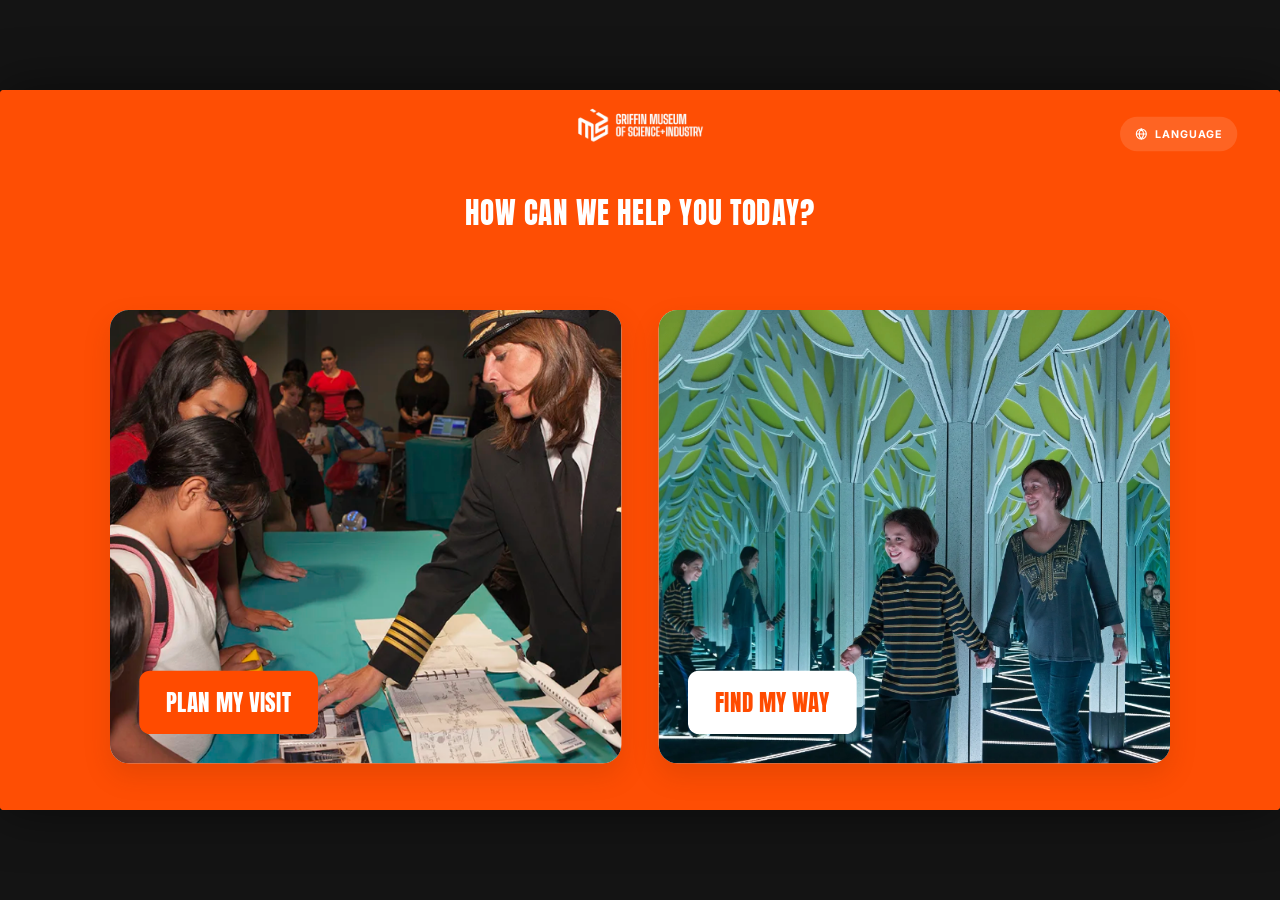
<file: Kiosk/index.html>
<!DOCTYPE html>
<html lang="en">
<head>
<meta charset="UTF-8">
<title>Griffin Museum of Science + Industry — Plan My Visit Kiosk</title>
<link rel="preconnect" href="https://fonts.googleapis.com">
<link href="https://fonts.googleapis.com/css2?family=Anton&family=Inter:wght@400;500;600;700;800&display=swap" rel="stylesheet">
<style>
  :root{
    --orange:#FE4E04;
    --orange-deep:#E64300;
    --orange-dark:#C93800;
    --orange-pill:#FF4B00;
    --orange-tint:#FFF1EA;
    --orange-tint2:#FFE3D4;
    --cream:#FFFBF8;
    --ink:#2A140A;
    --ink-soft:#6B4433;
    --line:#F0D9CC;
    --white:#FFFFFF;
    --shadow: 0 18px 40px rgba(120,40,0,0.18);
    --shadow-sm: 0 6px 16px rgba(120,40,0,0.14);
  }
  *{box-sizing:border-box; margin:0; padding:0;}
  html,body{
    width:100%; height:100%; overflow:hidden;
    background:#1a1a1a;
    font-family:'Inter',sans-serif;
  }
  .stage-wrap{
    position:fixed; inset:0;
    display:flex; align-items:center; justify-content:center;
    background:#141414;
  }
  .kiosk{
    position:absolute;
    left:50%;
    top:50%;
    width:1920px; height:1080px;
    transform-origin:center center;
    background: var(--cream);
    overflow:hidden;
    box-shadow: 0 0 80px rgba(0,0,0,0.5);
    border-radius: 6px;
  }
  .display{ font-family:'Anton', sans-serif; font-weight:400; text-transform:uppercase; letter-spacing:0.5px; }

  /* ---------- SCREEN BASE ---------- */
  .screen{
    position:absolute; inset:0;
    opacity:0; pointer-events:none;
    transform: translateY(14px) scale(0.994);
    transition: opacity .38s ease, transform .38s ease;
  }
  .screen.active{
    opacity:1; pointer-events:auto;
    transform: translateY(0) scale(1);
  }

  /* ---------- HOME SCREEN ---------- */
  #screen-home{ background: var(--orange); }
  .home-topbar{
    position:absolute; top:0; left:0; right:0; height:132px;
    display:flex; align-items:center; justify-content:flex-end;
    padding:0 64px; z-index:20;
  }
  /* Logo presentation matches find-my-way.html exactly (centred, 240px, with
     the same text fallback if the image asset is missing). */
  .brand{ display:flex; align-items:center; gap:18px; }
  .brand-logo{ width:240px; height:auto; display:block; }
  .topbar-logo{
    position:absolute; left:50%; top:50%;
    transform:translate(-50%,-50%);
    display:flex; align-items:center;
  }
  .brand-fallback{ display:none; color:#fff; line-height:1.05; text-align:center; }
  .brand-fallback b{ display:block; font-family:'Anton',sans-serif; font-size:26px; letter-spacing:0.5px; }
  .brand-fallback span{ display:block; font-size:12px; font-weight:700; letter-spacing:2px; opacity:0.85; margin-top:4px; }
  .brand-badge{
    width:64px; height:64px; border-radius:16px;
    background: var(--orange-deep);
    display:flex; align-items:center; justify-content:center;
    box-shadow: inset 0 0 0 2px rgba(255,255,255,0.25);
  }
  .brand-text{ color:#fff; line-height:1.15; }
  .brand-text b{ display:block; font-family:'Anton',sans-serif; font-size:22px; letter-spacing:0.5px; }
  .brand-text span{ display:block; font-size:13px; font-weight:600; opacity:0.85; letter-spacing:1.5px; }

  .lang-select{
    position:relative;
    display:flex; align-items:center; gap:10px;
    color:#fff; font-weight:700; letter-spacing:1.5px; font-size:16px;
    background:rgba(255,255,255,0.12); padding:14px 22px; border-radius:40px;
    cursor:pointer; border:1px solid rgba(255,255,255,0.35);
    transition: background .2s ease;
  }
  .lang-select:hover{ background:rgba(255,255,255,0.22); }
  .lang-menu{
    position:absolute; top:64px; right:0; background:#fff; border-radius:16px;
    box-shadow: var(--shadow); overflow:hidden; min-width:200px;
    opacity:0; transform: translateY(-8px); pointer-events:none;
    transition: all .2s ease; z-index:50;
  }
  .lang-menu.open{ opacity:1; transform:translateY(0); pointer-events:auto; }
  .lang-menu button{
    width:100%; text-align:left; padding:18px 22px; border:none; background:none;
    font-family:'Inter',sans-serif; font-size:16px; font-weight:600; color:var(--ink);
    display:flex; align-items:center; justify-content:space-between; cursor:pointer;
  }
  .lang-menu button:hover{ background:var(--orange-tint); }

  .home-headline{
    text-align:center; color:#fff; font-size:44px; margin-top:150px; padding:0 40px;
    letter-spacing:1px;
  }

  .home-cards{
    position:absolute; top:330px; left:0; right:0; bottom:70px;
    display:flex; gap:56px; padding:0 165px;
  }
  .home-card{
    position:relative; flex:1; border-radius:28px; overflow:hidden;
    cursor:pointer; border:none; box-shadow: var(--shadow);
    transition: transform .2s ease, box-shadow .2s ease;
  }
  .home-card:hover{ transform: translateY(-6px); box-shadow: 0 26px 55px rgba(0,0,0,0.3); }
  .home-card:active{ transform: translateY(-1px) scale(0.995); }
  .home-card .art{ position:absolute; inset:0; }
  .home-card .pill{
    position:absolute; left:44px; bottom:44px;
    font-family:'Anton',sans-serif; font-size:34px; letter-spacing:0.5px;
    padding:22px 40px; border-radius:16px;
  }
  .home-card.plan .pill{ background:var(--orange-pill); color:#fff; }
  .home-card.find .pill{ background:#fff; color:var(--orange-pill); }

  /* illustrative art panels, since we don't use external photography */
  .art-plan{
    background-image: url("images/plan-my-visit.png");
    background-size: cover;
    background-position: center;
  }
  .art-find{
    background-image: url("images/find-my-way.png");
    background-size: cover;
    background-position: center;
  }
  .art-svg{
  display:none;
  }

  /* ---------- SHARED HEADER (non-home screens) ---------- */
  .app-header{
    position:absolute; top:0; left:0; right:0; height:150px;
    display:flex; align-items:center; justify-content:space-between;
    padding:0 56px; background:var(--white);
    border-bottom:1px solid var(--line);
    z-index:20;
  }
  .header-left{ display:flex; align-items:center; gap:22px; }
  .back-btn{
    min-width:150px; height:72px; padding:0 26px; border-radius:36px;
    background:var(--orange-tint); border:2px solid var(--orange-tint2);
    display:flex; align-items:center; justify-content:center; gap:12px; cursor:pointer;
    color:var(--orange-deep); transition: background .2s ease, transform .15s ease;
    font-family:'Inter',sans-serif; font-size:20px; font-weight:800;
  }
  .back-btn:hover{ background:var(--orange-tint2); }
  .back-btn:active{ transform:scale(0.94); }
  .header-title{ line-height:1.2; }
  .header-title .eyebrow{ font-size:15px; font-weight:700; letter-spacing:2px; color:var(--orange-deep); }
  .header-title h1{ font-family:'Anton',sans-serif; font-size:32px; color:var(--ink); letter-spacing:0.3px; }

  .progress{
    display:flex; align-items:center; gap:14px;
  }
  .progress .step{
    display:flex; align-items:center; gap:10px;
    padding:10px 18px 10px 10px; border-radius:30px;
    background:var(--orange-tint);
  }
  .progress .dot{
    width:34px; height:34px; border-radius:50%;
    background:var(--line); color:var(--ink-soft);
    display:flex; align-items:center; justify-content:center;
    font-weight:800; font-size:15px; transition: all .25s ease;
  }
  .progress .dot.done{ background:var(--orange); color:#fff; }
  .progress .dot.current{ background:var(--orange-deep); color:#fff; box-shadow:0 0 0 5px var(--orange-tint2); }
  .progress .label{ font-size:14px; font-weight:700; color:var(--ink-soft); letter-spacing:0.4px; }
  .progress-track{ display:flex; align-items:center; }
  .progress-track .seg{ width:46px; height:4px; background:var(--line); }
  .progress-track .seg.done{ background:var(--orange); }

  .header-lang{
    display:flex; align-items:center; gap:10px; color:var(--ink-soft); font-weight:700;
    letter-spacing:1px; font-size:14px; background:var(--orange-tint); padding:12px 20px; border-radius:40px;
    cursor:pointer;
  }

  /* ---------- BODY / SCROLL AREA ---------- */
  .app-body{
    position:absolute; top:150px; left:0; right:0; bottom:170px;
    overflow-y:auto; padding:48px 90px 40px;
  }
  .app-body::-webkit-scrollbar{ width:10px; }
  .app-body::-webkit-scrollbar-thumb{ background:var(--orange-tint2); border-radius:10px; }

  .section-lede{ max-width:1100px; margin-bottom:36px; }
  .section-lede h2{ font-family:'Anton',sans-serif; font-size:40px; color:var(--ink); margin-bottom:10px; letter-spacing:0.3px; }
  .section-lede p{ font-size:19px; color:var(--ink-soft); font-weight:500; line-height:1.5; }

  /* ---------- BOTTOM ACTION BAR ---------- */
  .action-bar{
    position:absolute; left:0; right:0; bottom:0; height:170px;
    background:#fff; border-top:1px solid var(--line);
    display:flex; align-items:center; justify-content:space-between;
    padding:0 90px; z-index:20;
  }
  .action-info{ display:flex; align-items:center; gap:20px; }
  .action-info .count-badge{
    background:var(--orange); color:#fff; font-weight:800; font-size:22px;
    width:60px; height:60px; border-radius:50%; display:flex; align-items:center; justify-content:center;
  }
  .action-info .count-text{ font-size:18px; font-weight:700; color:var(--ink); }
  .action-info .count-sub{ font-size:15px; color:var(--ink-soft); font-weight:500; }

  .btn{
    font-family:'Anton',sans-serif; letter-spacing:0.5px; font-size:24px;
    padding:26px 52px; border-radius:18px; border:none; cursor:pointer;
    display:inline-flex; align-items:center; gap:14px;
    transition: transform .15s ease, box-shadow .2s ease, background .2s ease, opacity .2s ease;
  }
  .btn:active{ transform:scale(0.97); }
  .btn-primary{ background:var(--orange); color:#fff; box-shadow: var(--shadow-sm); }
  .btn-primary:hover{ background:var(--orange-deep); }
  .btn-primary:disabled{ background:#E9D9CE; color:#B39C8D; cursor:not-allowed; box-shadow:none; }
  .btn-ghost{ background:var(--orange-tint); color:var(--orange-deep); }
  .btn-ghost:hover{ background:var(--orange-tint2); }

  /* ---------- CATEGORY GRID ---------- */
  .cat-grid{
    display:grid; grid-template-columns: repeat(3, 1fr); gap:32px; max-width:1740px;
  }
  .cat-card{
    position:relative; border-radius:24px; padding:38px 34px; cursor:pointer;
    background:#fff; border:3px solid var(--line); min-height:230px;
    display:flex; flex-direction:column; justify-content:space-between;
    transition: all .2s ease;
  }
  .cat-card:hover{ border-color:var(--orange-tint2); transform:translateY(-3px); box-shadow: var(--shadow-sm); }
  .cat-card.selected{ border-color:var(--orange); background:var(--orange-tint); box-shadow: var(--shadow-sm); }
  .cat-icon-wrap{
    width:72px; height:72px; border-radius:18px; background:var(--orange-tint);
    display:flex; align-items:center; justify-content:center; color:var(--orange-deep);
    margin-bottom:8px;
  }
  .cat-card.selected .cat-icon-wrap{ background:var(--orange); color:#fff; }
  .cat-name{ font-family:'Anton',sans-serif; font-size:25px; color:var(--ink); letter-spacing:0.3px; margin-top:14px; }
  .cat-desc{ font-size:15.5px; color:var(--ink-soft); font-weight:500; margin-top:8px; line-height:1.4; }
  .cat-check{
    position:absolute; top:24px; right:24px; width:36px; height:36px; border-radius:50%;
    background:var(--orange); color:#fff; display:flex; align-items:center; justify-content:center;
    opacity:0; transform:scale(0.6); transition: all .2s ease;
  }
  .cat-card.selected .cat-check{ opacity:1; transform:scale(1); }
/* ---------- SUBTLE CATEGORY CARD ANIMATION ---------- */

.cat-card{
  position:relative;
  overflow:hidden;
  transition:
    transform .22s ease,
    border-color .22s ease,
    box-shadow .22s ease;
}

/* Very light orange shine */
.cat-card::before{
  content:"";
  position:absolute;
  inset:0;
  background:linear-gradient(
    110deg,
    transparent 35%,
    rgba(254,79,2,.07) 50%,
    transparent 65%
  );
  transform:translateX(-120%);
  transition:transform .55s ease;
  pointer-events:none;
}

.cat-card > *{
  position:relative;
  z-index:1;
}

.cat-card:hover{
  transform:translateY(-3px);
  border-color:rgba(254,79,2,.55);
  box-shadow:0 10px 22px rgba(72,28,10,.10);
}

.cat-card:hover::before{
  transform:translateX(120%);
}

/* Small icon movement—no dramatic rotation */
.cat-icon-wrap{
  transition:
    transform .22s ease,
    box-shadow .22s ease;
}

.cat-card:hover .cat-icon-wrap{
  transform:translateY(-2px) scale(1.04);
  box-shadow:0 6px 12px rgba(201,56,0,.12);
}

/* Subtle selected-check reaction */
.cat-check{
  transition:
    transform .2s ease,
    box-shadow .2s ease;
}

.cat-card.selected:hover .cat-check{
  transform:scale(1.06);
  box-shadow:0 5px 10px rgba(201,56,0,.14);
}

.cat-card:active{
  transform:translateY(-1px) scale(.992);
}

  .ticket-badge{
    display:inline-flex;
    align-items:center;
    width:max-content;
    margin-bottom:10px;
    padding:6px 12px;
    border-radius:999px;
    background:var(--orange);
    color:#fff;
    font-size:12px;
    font-weight:800;
    letter-spacing:0.45px;
    text-transform:uppercase;
  }

  /* ---------- EXHIBIT CARDS ---------- */
  .exhibit-grid{ display:grid; grid-template-columns: repeat(2, 1fr); gap:28px; max-width:1740px; }
  .exhibit-card{
    display:flex; gap:24px; background:#fff; border:2px solid var(--line); border-radius:22px;
    padding:26px; align-items:flex-start; transition: all .2s ease;
  }
  .exhibit-card.added{ border-color:var(--orange); background:var(--orange-tint); }
  .exhibit-icon{
    width:78px; height:78px; min-width:78px; border-radius:16px; background:var(--orange-tint2);
    display:flex; align-items:center; justify-content:center; color:var(--orange-deep);
  }
  .exhibit-card.added .exhibit-icon{ background:var(--orange); color:#fff; }
  .exhibit-body{ flex:1; }
  .exhibit-tags{ display:flex; gap:8px; flex-wrap:wrap; margin-bottom:8px; }
  .exhibit-tag{ font-size:12.5px; font-weight:700; letter-spacing:0.6px; color:var(--orange-deep); background:var(--orange-tint2); padding:5px 12px; border-radius:20px; text-transform:uppercase; }
  .exhibit-name{ font-family:'Anton',sans-serif; font-size:23px; color:var(--ink); letter-spacing:0.2px; }
  .exhibit-desc{ font-size:15.5px; color:var(--ink-soft); font-weight:500; margin:8px 0 12px; line-height:1.45; }
  .exhibit-meta{ display:flex; align-items:center; gap:8px; font-size:14.5px; font-weight:700; color:var(--ink-soft); }
  .exhibit-actions{ display:flex; flex-direction:column; align-items:flex-end; gap:10px; }
  .add-btn{
    display:flex; align-items:center; gap:10px; padding:14px 24px; border-radius:14px; border:none;
    font-weight:800; font-size:16px; cursor:pointer; white-space:nowrap;
    background:var(--orange); color:#fff; transition: all .18s ease;
  }
    /* Calm inline removal feedback */
  .exhibit-card{
    transition:
      opacity .3s ease,
      transform .3s ease,
      border-color .3s ease;
  }

  .exhibit-card.is-removing{
    opacity:0;
    transform:translateY(-6px) scale(.985);
    pointer-events:none;
  }

  .exhibit-card.is-removing .add-btn{
    background:var(--orange-tint2);
    border-color:var(--orange-tint2);
    color:var(--orange-deep);
    box-shadow:none;
  }
  .add-btn.added{ background:#fff; color:var(--orange-deep); border:2px solid var(--orange); }
.add-btn.added{
  position:relative;
  overflow:hidden;
  isolation:isolate;
  min-width:120px;
  justify-content:center;

  background:#fff;
  color:var(--orange-deep);
  border:2px solid var(--orange);

  transition:
    color .25s ease,
    border-color .35s ease,
    transform .25s ease,
    box-shadow .25s ease;
}

/* Animated black layer */
.add-btn.added::before{
  content:"";
  position:absolute;
  inset:-1px;
  background:var(--ink);

  transform:scaleY(0);
  transform-origin:center;
  opacity:0;

  transition:
    transform .4s cubic-bezier(.22, 1, .36, 1),
    opacity .25s ease;

  z-index:-1;
}

/* New Remove label */
.add-btn.added::after{
  content:"Remove";
  position:absolute;
  inset:0;

  display:flex;
  align-items:center;
  justify-content:center;

  color:#fff;
  font-weight:800;
  font-size:16px;

  opacity:0;
  transform:translateY(10px);

  transition:
    opacity .2s ease .08s,
    transform .35s cubic-bezier(.22, 1, .36, 1);
}

.add-btn.added svg{
  transition:
    opacity .2s ease,
    transform .3s ease;
}

/* Hover animation */
.add-btn.added:hover{
  color:transparent;
  border-color:var(--ink);
  transform:translateY(-2px);
  box-shadow:0 8px 18px rgba(38, 20, 13, .18);
}

.add-btn.added:hover::before{
  transform:scaleY(1);
  opacity:1;
}

.add-btn.added:hover::after{
  opacity:1;
  transform:translateY(0);
}

.add-btn.added:hover svg{
  opacity:0;
  transform:translateY(-8px) scale(.8);
}

/* Click feedback */
.add-btn.added:active{
  transform:translateY(0) scale(.97);
}
/* ADD button animation */
.add-btn:not(.added){
  position:relative;
  overflow:hidden;
  isolation:isolate;

  transition:
    color .25s ease,
    border-color .35s ease,
    transform .25s ease,
    box-shadow .25s ease;
}

/* Black layer expands through the button */
.add-btn:not(.added)::before{
  content:"";
  position:absolute;
  inset:-1px;
  background:var(--ink);

  transform:scaleY(0);
  transform-origin:center;
  opacity:0;

  transition:
    transform .4s cubic-bezier(.22, 1, .36, 1),
    opacity .25s ease;

  z-index:-1;
}

/* Animate the plus icon */
.add-btn:not(.added) svg{
  transition:transform .35s cubic-bezier(.22, 1, .36, 1);
}

.add-btn:not(.added):hover{
  color:#fff;
  border-color:var(--ink);
  transform:translateY(-2px);
  box-shadow:0 8px 18px rgba(38, 20, 13, .18);
}

.add-btn:not(.added):hover::before{
  transform:scaleY(1);
  opacity:1;
}

.add-btn:not(.added):hover svg{
  transform:rotate(90deg) scale(1.12);
}

.add-btn:not(.added):active{
  transform:translateY(0) scale(.97);
}
  .add-btn:active{ transform:scale(0.95); }

  .recommendation-divider{
    grid-column:1 / -1;
    width:100%;
    margin:18px 0 4px;
    padding-top:28px;
    border-top:2px solid rgba(255,255,255,0.42);
  }

  .recommendation-divider h3{
    font-family:'Anton',sans-serif;
    font-size:30px;
    color:#fff;
    letter-spacing:0.4px;
    margin-bottom:6px;
  }

  .recommendation-divider p{
    font-size:16px;
    font-weight:600;
    color:rgba(255,255,255,0.88);
  }

  /* ---------- BUILDER SCREEN ---------- */
  .builder-layout{ max-width:1200px; }
  .builder-col h3{ font-family:'Anton',sans-serif; font-size:24px; color:var(--ink); margin-bottom:18px; letter-spacing:0.3px; }
  .visit-list{ display:flex; flex-direction:column; gap:16px; }
  .visit-row{
    display:flex; align-items:center; gap:18px; background:#fff; border:2px solid var(--line);
    border-radius:18px; padding:18px 20px;
  }
  .visit-row .exhibit-icon{ width:56px; height:56px; min-width:56px; border-radius:12px; }
  .visit-row .row-name{ font-family:'Anton',sans-serif; font-size:19px; color:var(--ink); }
  .visit-row .row-meta{ font-size:13.5px; color:var(--ink-soft); font-weight:600; margin-top:4px; }
  .remove-btn{
    margin-left:auto; width:46px; height:46px; border-radius:50%; border:none;
    background:var(--orange-tint); color:var(--orange-deep); cursor:pointer;
    display:flex; align-items:center; justify-content:center; transition: all .18s ease;
  }
  .remove-btn:hover{ background:#FFD9C4; }
  .empty-state{
    border:2px dashed var(--line); border-radius:20px; padding:50px 30px; text-align:center; color:var(--ink-soft);
  }
  .empty-state svg{ color:var(--orange-tint2); margin-bottom:14px; }
  .empty-state b{ display:block; color:var(--ink); font-size:18px; margin-bottom:6px; font-family:'Anton',sans-serif; letter-spacing:0.3px;}

  .suggest-row{
    display:flex; align-items:center; gap:16px; background:#fff; border:2px solid var(--line);
    border-radius:16px; padding:16px 18px; margin-bottom:14px;
  }
  .suggest-row .exhibit-icon{ width:52px; height:52px; min-width:52px; border-radius:12px; }
  .suggest-row .row-name{ font-family:'Anton',sans-serif; font-size:17px; color:var(--ink); }
  .suggest-row .row-meta{ font-size:13px; color:var(--ink-soft); font-weight:600; margin-top:3px; }
  .mini-add{
    margin-left:auto; width:44px; height:44px; border-radius:50%; border:none; cursor:pointer;
    background:var(--orange); color:#fff; display:flex; align-items:center; justify-content:center;
  }

  /* ---------- REVIEW SCREEN ---------- */
  .review-summary{
    display:flex; gap:22px; max-width:1740px; margin-bottom:36px;
  }
  .summary-card{
    flex:1; background:var(--orange-tint); border-radius:20px; padding:26px 30px;
  }
  .summary-card .num{ font-family:'Anton',sans-serif; font-size:44px; color:var(--orange-deep); }
  .summary-card .lbl{ font-size:15px; font-weight:700; color:var(--ink-soft); letter-spacing:0.4px; margin-top:4px; }
  .review-list{ display:flex; flex-direction:column; gap:18px; max-width:1740px; }
  .review-row{
    display:flex; align-items:center; gap:22px; background:#fff; border:2px solid var(--line);
    border-radius:20px; padding:22px 26px;
  }
  .review-index{
    width:44px; height:44px; border-radius:50%; background:var(--orange); color:#fff; font-weight:800;
    display:flex; align-items:center; justify-content:center; font-size:18px; min-width:44px;
  }
/* ---------- ACCESSIBLE ROUTE CHOICE ---------- */

#screen-accessibility{
  background:var(--orange);
}

/* Transparent orange-page header */
#screen-accessibility .app-header{
  height:132px;
  padding:0 64px;
  background:transparent;
  border-bottom:none;
}

#screen-accessibility .header-title,
#screen-accessibility .progress{
  display:none;
}

/* Match the Find My Way back button */
#screen-accessibility .back-btn{
  min-width:150px;
  height:72px;
  padding:0 28px;
  border:none;
  border-radius:36px;

  background:rgba(255,255,255,.16);
  color:#fff;

  font-family:'Inter',sans-serif;
  font-size:20px;
  font-weight:800;
}

#screen-accessibility .back-btn:hover{
  background:rgba(255,255,255,.26);
  transform:translateY(-3px);
}

/* Match the language button */
#screen-accessibility .header-lang{
  min-height:52px;
  padding:14px 22px;
  border:none;
  border-radius:40px;

  background:rgba(255,255,255,.12);
  color:#fff;

  font-size:16px;
  font-weight:700;
  letter-spacing:1.5px;
}

#screen-accessibility .header-lang:hover{
  background:rgba(255,255,255,.22);
  transform:translateY(-2px);
}

/* Center the whole page like Find My Way */
#screen-accessibility .app-body{
  top:132px;
  bottom:170px;
  padding:40px 120px;

  overflow:hidden;

  display:flex;
  align-items:center;
  justify-content:center;
}

.route-choice-shell{
  width:100%;
  max-width:1500px;
  margin:0 auto;
}

#screen-accessibility .section-lede{
  max-width:none;
  margin-bottom:42px;
  text-align:center;
}

#screen-accessibility .section-lede h2{
  margin:0;
  color:#fff;
  font-size:54px;
  line-height:1.08;
}

#screen-accessibility .section-lede p{
  margin-top:14px;
  color:rgba(255,255,255,.92);
  font-size:22px;
  font-weight:500;
}

.route-choice-grid{
  display:grid;
  grid-template-columns:repeat(2, minmax(0, 1fr));
  gap:40px;
  width:100%;
}

.route-choice-card{
  position:relative;

  min-height:370px;
  padding:48px;

  display:flex;
  flex-direction:column;
  align-items:center;
  justify-content:center;
  gap:28px;

  background:#fff;
  border:3px solid var(--line);
  border-radius:30px;

  color:var(--ink);
  text-align:center;
  cursor:pointer;
  overflow:hidden;

  font-family:'Inter',sans-serif;

  transition:
    transform .22s ease,
    border-color .22s ease,
    box-shadow .22s ease,
    background .22s ease;
}

/* Subtle orange shine */
.route-choice-card::before{
  content:"";
  position:absolute;
  inset:0;

  background:linear-gradient(
    110deg,
    transparent 35%,
    rgba(254,79,2,.07) 50%,
    transparent 65%
  );

  transform:translateX(-120%);
  transition:transform .55s ease;
  pointer-events:none;
}

.route-choice-card > *{
  position:relative;
  z-index:1;
}

.route-choice-card:hover{
  transform:translateY(-4px);
  border-color:rgba(254,79,2,.55);
  box-shadow:0 14px 28px rgba(72,28,10,.12);
}

.route-choice-card:hover::before{
  transform:translateX(120%);
}

.route-choice-card:active{
  transform:translateY(-1px) scale(.99);
}

.route-choice-card.selected{
  border-color:var(--orange);
  background:var(--orange-tint);
}

.route-choice-symbol{
  width:150px;
  height:150px;
  min-width:150px;
  border-radius:34px;

  display:flex;
  align-items:center;
  justify-content:center;

  background:var(--orange-tint);
  color:var(--orange-deep);

  transition:
    transform .22s ease,
    background .22s ease,
    color .22s ease,
    box-shadow .22s ease;
}

.route-choice-symbol svg{
  width:78px;
  height:78px;
}

.route-choice-card:hover .route-choice-symbol{
  transform:translateY(-2px) scale(1.04);
  background:var(--orange);
  color:#fff;
  box-shadow:0 7px 14px rgba(42,20,10,.18);
}

.route-choice-card h3{
  margin:0;

  font-family:'Anton',sans-serif;
  font-size:38px;
  font-weight:400;
  line-height:1.1;
  color:var(--ink);
}

.route-choice-check{
  position:absolute;
  top:28px;
  right:28px;

  width:48px;
  height:48px;
  border-radius:50%;

  display:flex;
  align-items:center;
  justify-content:center;

  background:var(--orange);
  color:#fff;

  opacity:0;
  transform:scale(.6);
  transition:opacity .2s ease, transform .2s ease;
}

.route-choice-card.selected .route-choice-check{
  opacity:1;
  transform:scale(1);
}
  /* ---------- QR SCREEN ---------- */
  #screen-qr .app-body{ display:flex; align-items:center; justify-content:center; }
  .qr-wrap{ display:flex; gap:70px; align-items:center; max-width:1500px; }
  .qr-card{
    background:#fff; border-radius:28px; padding:36px; box-shadow: var(--shadow);
    border:2px solid var(--line);
  }
  .qr-text h2{ font-family:'Anton',sans-serif; font-size:46px; color:var(--ink); margin-bottom:18px; letter-spacing:0.3px; }
  .qr-text p{ font-size:19px; color:var(--ink-soft); font-weight:500; line-height:1.6; max-width:620px; margin-bottom:14px; }
  .qr-list{ margin:20px 0 30px; display:flex; flex-direction:column; gap:14px; }
  .qr-list li{ list-style:none; display:flex; align-items:center; gap:14px; font-size:17px; font-weight:600; color:var(--ink); }
  .qr-open-link{ display:inline-block; margin-bottom:20px; font-size:15px; font-weight:600; color:var(--orange); text-decoration:none; border-bottom:1px solid currentColor; padding-bottom:1px; word-break:break-all; }
  .qr-list .num{ width:34px; height:34px; border-radius:50%; background:var(--orange); color:#fff; display:flex; align-items:center; justify-content:center; font-weight:800; font-size:15px; min-width:34px; }

  .toast{
    position:absolute; left:50%; bottom:200px; transform:translateX(-50%) translateY(20px);
    background:var(--ink); color:#fff; padding:18px 30px; border-radius:16px; font-weight:600; font-size:16px;
    opacity:0; transition: all .3s ease; pointer-events:none; z-index:100; box-shadow:0 10px 30px rgba(0,0,0,0.3);
  }
  .toast.show{ opacity:1; transform:translateX(-50%) translateY(0); }

  /* ---------- GLOBAL ORANGE THEME ---------- */
  .kiosk,
  .screen,
  .app-body{
    background:#fe4e04;
  }

  .app-header,
  .action-bar{
    background:#fe4e04;
    border-color:rgba(255,255,255,0.28);
  }

  .header-title .eyebrow,
  .header-title h1,
  .section-lede h2,
  .section-lede p,
  .builder-col h3,
  .action-info .count-text,
  .action-info .count-sub,
  .progress .label,
  .header-lang{
    color:#ffffff;
  }

  .back-btn,
  .header-lang{
    background:rgba(255,255,255,0.16);
    border-color:rgba(255,255,255,0.42);
    color:#ffffff;
  }

  .back-btn:hover,
  .header-lang:hover{
    background:rgba(255,255,255,0.26);
  }

  .progress .dot{
    background:rgba(255,255,255,0.30);
    color:#ffffff;
  }

  .progress .dot.done,
  .progress .dot.current{
    background:#ffffff;
    color:#fe4e04;
    box-shadow:none;
  }

  .progress-track .seg{
    background:rgba(255,255,255,0.30);
  }

  .progress-track .seg.done{
    background:#ffffff;
  }

  .action-info .count-badge{
    background:#ffffff;
    color:#fe4e04;
  }

  .btn-primary{
    background:#ffffff;
    color:#fe4e04;
  }

  .btn-primary:hover{
    background:#fff1ea;
  }

  .btn-primary:disabled{
    background:rgba(255,255,255,0.30);
    color:rgba(255,255,255,0.70);
  }

  .app-body::-webkit-scrollbar-thumb{
    background:rgba(255,255,255,0.48);
  }

  /* Keep cards light for readability against the orange background */
  .cat-card,
  .exhibit-card,
  .visit-row,
  .suggest-row,
  .review-row,
  .qr-card,
  .summary-card,
  .empty-state{
    background:#ffffff;
  }

  .cat-card.selected,
  .exhibit-card.added{
    background:#fff1ea;
  }

  .summary-card{
    border:2px solid rgba(255,255,255,0.55);
  }

  .qr-text h2,
  .qr-text p,
  .qr-list li{
    color:#ffffff;
  }

  .btn-ghost{
    background:#ffffff;
    color:#fe4e04;
  }

  .btn-ghost:hover{
    background:#fff1ea;
  }


  /* ---------- LANGUAGE MENU (shared) ---------- */
  .kiosk-lang-menu{
    position:absolute; top:calc(100% + 10px); right:0; min-width:210px;
    background:#fff; border-radius:16px; padding:8px; z-index:60;
    box-shadow:0 18px 44px rgba(0,0,0,0.24);
    opacity:0; transform:translateY(-8px); pointer-events:none;
    transition:opacity .18s ease, transform .18s ease;
  }
  .kiosk-lang-menu.open{ opacity:1; transform:translateY(0); pointer-events:auto; }
  .kiosk-lang-menu button{
    display:flex; align-items:center; justify-content:space-between; gap:14px;
    width:100%; background:none; border:none; cursor:pointer; text-align:left;
    font-family:'Inter',sans-serif; font-size:17px; font-weight:700;
    color:var(--ink,#2A140A); padding:12px 14px; border-radius:11px;
  }
  .kiosk-lang-menu button:hover{ background:var(--orange-tint,#FFF1EA); }
  .kiosk-lang-menu button span{ color:var(--orange,#FE4E04); font-size:18px; }
  body.lang-rtl .display,
  body.lang-rtl h1, body.lang-rtl h2, body.lang-rtl h3, body.lang-rtl p,
  body.lang-rtl .result-name, body.lang-rtl .result-sub, body.lang-rtl .result-meta,
  body.lang-rtl .count-text, body.lang-rtl .count-sub, body.lang-rtl .fmw-instruct,
  body.lang-rtl .nav-card, body.lang-rtl .pill{ direction:rtl; unicode-bidi:plaintext; }
    /* ---------- SUBTLE HEADER + ACTION BUTTON MOTION ---------- */

  /* Remove the white separator under the top header */
  .app-header{
    border-bottom:none !important;
  }

  /* Remove the white outline around Back */
  .back-btn{
    border:none !important;
  }

  /* Shared smooth motion */
  .back-btn,
  .btn-primary:not(:disabled){
    background-size:260% 100%;
    background-position:100% 0;

    transition:
      transform .22s ease,
      box-shadow .22s ease,
      background-position .55s ease,
      background-color .22s ease;
  }

  /* Back button: soft translucent-white shimmer */
  .back-btn{
    background-image:linear-gradient(
      110deg,
      rgba(255,255,255,.14) 0%,
      rgba(255,255,255,.14) 38%,
      rgba(255,255,255,.34) 50%,
      rgba(255,255,255,.14) 62%,
      rgba(255,255,255,.14) 100%
    );
  }

  /* Bottom-right white button: subtle orange shimmer */
  .btn-primary:not(:disabled){
    background-image:linear-gradient(
      110deg,
      #ffffff 0%,
      #ffffff 38%,
      #ffe3d4 50%,
      #ffffff 62%,
      #ffffff 100%
    );
  }

  /* Hover movement */
  .back-btn:hover,
  .btn-primary:not(:disabled):hover{
    transform:translateY(-3px);
    background-position:0 0;
    box-shadow:
      0 10px 22px rgba(110,35,0,.16),
      0 0 0 3px rgba(255,255,255,.08);
  }

  /* Gentle press feedback */
  .back-btn:active,
  .btn-primary:not(:disabled):active{
    transform:translateY(-1px) scale(.985);
    box-shadow:0 5px 12px rgba(110,35,0,.12);
  }
    /* Keep every language button identical */
  .lang-select,
  .header-lang{
    position:relative;
    display:flex;
    align-items:center;
    justify-content:center;
    gap:10px;

    min-height:52px;
    padding:14px 22px;
    border:none;
    border-radius:40px;

    background:rgba(255,255,255,.12);
    color:#fff;

    font-family:'Inter',sans-serif;
    font-size:16px;
    font-weight:700;
    line-height:1;
    letter-spacing:1.5px;

    cursor:pointer;
    transition:background .2s ease, transform .2s ease;
  }

  .lang-select svg,
  .header-lang svg{
    width:20px;
    height:20px;
    flex:0 0 20px;
  }

  .lang-select:hover,
  .header-lang:hover{
    background:rgba(255,255,255,.22);
  }
  /* ---------- LARGER QR HANDOFF SCREEN ---------- */

#screen-qr .app-body{
  padding:40px 90px;
}

#screen-qr .qr-wrap{
  width:100%;
  max-width:1650px;
  gap:110px;
  justify-content:center;
  align-items:stretch;
}
#screen-qr .qr-text{
  display:flex;
  flex-direction:column;
}

#screen-qr .qr-text .btn-ghost{
  margin-top:auto;
  align-self:flex-start;
}

#screen-qr .qr-card{
  padding:48px;
  border-radius:32px;
}

#screen-qr .qr-text{
  max-width:760px;
}

#screen-qr .qr-text h2{
  font-size:64px;
  line-height:1.05;
  margin-bottom:26px;
}

#screen-qr .qr-text p{
  max-width:760px;
  font-size:25px;
  line-height:1.5;
  margin-bottom:24px;
}

#screen-qr .qr-list{
  gap:20px;
  margin:30px 0 36px;
}

#screen-qr .qr-list li{
  gap:18px;
  font-size:22px;
}

#screen-qr .qr-list .num{
  width:44px;
  height:44px;
  min-width:44px;
  font-size:19px;
}

#screen-qr .btn-ghost{
  padding:26px 42px;
  font-size:28px;
}

#screen-qr .btn-ghost svg{
  width:26px;
  height:26px;
}
#screen-qr .qr-card{
  display:flex;
  align-items:center;
  justify-content:center;
}

#screen-qr #qrCanvas{
  display:block;
  margin:0;
}
/* ==========================================================
   RECOMMENDATIONS — SEARCH ALL OTHER EXHIBITS
   ========================================================== */

.rec-search-wrap{
  width:100%;

  margin-top:38px;
  padding-top:34px;

  border-top:2px solid rgba(255,255,255,.42);
}


.rec-search-input{
  display:block;

  width:100%;
  max-width:1000px;

  margin:0 auto 30px;

  padding:22px 28px;

  border:3px solid transparent;
  border-radius:18px;

  background:#fff;
  color:var(--ink);

  font-family:'Inter',sans-serif;
  font-size:21px;
  font-weight:600;

  outline:none;

  box-shadow:var(--shadow-sm);

  transition:
    border-color .2s ease,
    box-shadow .2s ease;
}


.rec-search-input::placeholder{
  color:#947464;
}


.rec-search-input:focus{
  border-color:var(--orange);

  box-shadow:
    0 10px 24px
    rgba(72,28,10,.16);
}


.rec-search-results{
  width:100%;
  margin:0 auto;
}


.rec-search-no-results{
  grid-column:1 / -1;

  width:100%;

  padding:26px;

  text-align:center;

  color:#fff;

  font-size:18px;
  font-weight:700;
}
.rec-search-copy{
  width:100%;
  max-width:none;

  margin:0 0 22px 0;

  text-align:left;
}

.rec-search-copy h3{
  font-family:'Anton',sans-serif;
  font-size:40px;
  font-weight:400;
  line-height:1.1;

  color:#fff;

  margin:0 0 8px 0;

  text-align:left;
}

.rec-search-copy p{
  font-size:16px;
  font-weight:600;

  color:rgba(255,255,255,.88);

  text-align:left;
  margin:0;
}
</style>
</head>
<body>

<div class="stage-wrap">
  <div class="kiosk" id="kiosk">

    <!-- ============ HOME SCREEN ============ -->
    <section class="screen active" id="screen-home">
      <div class="home-topbar">
        <div class="topbar-logo">
          <img src="images/griffin-msi-logo.png" alt="Griffin Museum of Science and Industry" class="brand-logo"
               onerror="this.style.display='none'; this.nextElementSibling.style.display='block';">
          <div class="brand-fallback" aria-hidden="true"><b>Griffin</b><span>Museum of Science + Industry</span></div>
        </div>
        <div style="position:relative;">
          <div class="lang-select" id="langToggleHome">
            <svg width="20" height="20" viewBox="0 0 24 24" fill="none" stroke="#fff" stroke-width="2"><circle cx="12" cy="12" r="9"/><path d="M3 12h18M12 3c2.5 2.6 4 6 4 9s-1.5 6.4-4 9c-2.5-2.6-4-6-4-9s1.5-6.4 4-9Z"/></svg>
            LANGUAGE
          </div>

        </div>
      </div>

      <h1 class="home-headline display">How can we help you today?</h1>

      <div class="home-cards">
        <button class="home-card plan" id="btnPlanVisit">
          <div class="art art-plan">
            <svg class="art-svg" viewBox="0 0 400 420" preserveAspectRatio="xMidYMid slice">
              <circle cx="330" cy="70" r="120" fill="rgba(255,255,255,0.05)"/>
              <circle cx="60" cy="360" r="160" fill="rgba(255,255,255,0.04)"/>
              <g stroke="rgba(255,255,255,0.35)" stroke-width="3" fill="none">
                <rect x="90" y="140" width="220" height="150" rx="14"/>
                <path d="M90 185 h220"/>
                <path d="M130 140 v-18 M270 140 v-18"/>
              </g>
              <path d="M120 300 L200 250 L320 210" stroke="rgba(255,255,255,0.5)" stroke-width="4" fill="none" stroke-linecap="round" stroke-dasharray="2 14"/>
              <circle cx="120" cy="300" r="8" fill="#fff" opacity="0.8"/>
              <circle cx="320" cy="210" r="8" fill="#fff" opacity="0.8"/>
            </svg>
          </div>
          <div class="pill display">Plan My Visit</div>
        </button>

        <button class="home-card find" id="btnFindWay">
          <div class="art art-find">
            <svg class="art-svg" viewBox="0 0 400 420" preserveAspectRatio="xMidYMid slice">
              <g stroke="rgba(255,255,255,0.25)" stroke-width="3">
                <line x1="40" y1="0" x2="40" y2="420"/>
                <line x1="130" y1="0" x2="130" y2="420"/>
                <line x1="220" y1="0" x2="220" y2="420"/>
                <line x1="310" y1="0" x2="310" y2="420"/>
              </g>
              <circle cx="200" cy="230" r="46" fill="none" stroke="#fff" stroke-width="4" opacity="0.85"/>
              <path d="M200 200 v-30 M200 40 v20 M182 55 l18-18 18 18" stroke="#fff" stroke-width="4" fill="none" stroke-linecap="round" stroke-linejoin="round" opacity="0.85"/>
            </svg>
          </div>
          <div class="pill display">Find My Way</div>
        </button>
      </div>
    </section>

    <!-- ============ CATEGORY SELECTION ============ -->
    <section class="screen" id="screen-categories">
      <header class="app-header">
        <div class="header-left">
          <button class="back-btn" data-back="home" type="button" aria-label="Go back"></button>
          <div class="header-title">
          </div>
        </div>
        <div class="progress" id="progress-categories"></div>
        <div class="header-lang">
<svg width="20" height="20" viewBox="0 0 24 24" fill="none" stroke="currentColor" stroke-width="2"><circle cx="12" cy="12" r="9"/><path d="M3 12h18M12 3c2.5 2.6 4 6 4 9s-1.5 6.4-4 9c-2.5-2.6-4-6-4-9s1.5-6.4 4-9Z"/></svg>          LANGUAGE
        </div>
      </header>
      <div class="app-body">
        <div class="section-lede">
          <h2 class="display">What are you interested in today?</h2>
          <p>Select one or more </p>
        </div>
        <div class="cat-grid" id="catGrid"></div>
      </div>
      <div class="action-bar">
        <div class="action-info">
          <div class="count-badge" id="catCount">0</div>
          <div>
            <div class="count-text">Categories selected</div>
          </div>
        </div>
        <button class="btn btn-primary" id="btnToRecommended" disabled>Show me exhibits →</button>
      </div>
    </section>

    <!-- ============ RECOMMENDED EXHIBITS ============ -->
    <section class="screen" id="screen-recommended">
      <header class="app-header">
        <div class="header-left">
          <button class="back-btn" data-back="categories" type="button" aria-label="Go back"></button>
          <div class="header-title">
          </div>
        </div>
        <div class="progress" id="progress-recommended"></div>
        <div class="header-lang">
         <svg width="20" height="20" viewBox="0 0 24 24" fill="none" stroke="currentColor" stroke-width="2"><circle cx="12" cy="12" r="9"/><path d="M3 12h18M12 3c2.5 2.6 4 6 4 9s-1.5 6.4-4 9c-2.5-2.6-4-6-4-9s1.5-6.4 4-9Z"/></svg>
          LANGUAGE
        </div>
      </header>
      <div class="app-body">
        <div class="section-lede">
          <h2 class="display">Your visit is ready</h2>
          <p>We built this itinerary based on your interests. Remove or add a few extra exhibits if you would like.</p>
        </div>
        <div class="exhibit-grid" id="recGrid"></div>

<div class="rec-search-wrap">

  <div class="rec-search-copy">
    <h3 class="display">Want to add more?</h3>
    <p>Search all other exhibits.</p>
  </div>

  <input
    id="recSearch"
    class="rec-search-input"
    type="search"
    autocomplete="off"
    spellcheck="false"
    placeholder="Search all other exhibits..."
    aria-label="Search all other exhibits"
  >

  <div
    id="recSearchResults"
    class="exhibit-grid rec-search-results">
  </div>

</div>
      </div>
      <div class="action-bar">
        <div class="action-info">
          <div class="count-badge" id="recCount">0</div>
          <div>
            <div class="count-text" id="recCountText">Exhibits added</div>
          </div>
        </div>
        <button class="btn btn-primary" id="btnToBuilder">Continue →</button>
      </div>
    </section>
        <!-- ============ ROUTE PREFERENCE ============ -->
    <!-- ============ ACCESSIBLE ROUTE CHOICE ============ -->
<section class="screen" id="screen-accessibility">

  <header class="app-header">

    <div class="header-left">
      <button
        class="back-btn"
        data-back="recommended"
        type="button"
        aria-label="Go back">
      </button>
    </div>

    <div class="header-lang">
      <svg
        width="20"
        height="20"
        viewBox="0 0 24 24"
        fill="none"
        stroke="currentColor"
        stroke-width="2">
        <circle cx="12" cy="12" r="9"/>
        <path d="M3 12h18M12 3c2.5 2.6 4 6 4 9s-1.5 6.4-4 9c-2.5-2.6-4-6-4-9s1.5-6.4 4-9Z"/>
      </svg>

      LANGUAGE
    </div>

  </header>

  <div class="app-body">

    <div class="route-choice-shell">

      <div class="section-lede">
        <h2 class="display">
          Would you like an accessible route?
        </h2>

        <p>
          An accessible route avoids stairs, using elevators and ramps instead.
        </p>
      </div>

      <div class="route-choice-grid">

        <button
          class="route-choice-card"
          type="button"
          data-access-choice="true"
          aria-label="Yes, accessible route"
          aria-pressed="false">

          <div class="route-choice-check" aria-hidden="true">
            <svg
              width="22"
              height="22"
              viewBox="0 0 24 24"
              fill="none"
              stroke="currentColor"
              stroke-width="3"
              stroke-linecap="round"
              stroke-linejoin="round">
              <polyline points="4 12 9 17 20 6"/>
            </svg>
          </div>

          <div class="route-choice-symbol" aria-hidden="true">
            <svg
              viewBox="0 0 24 24"
              fill="none"
              stroke="currentColor"
              stroke-width="2"
              stroke-linecap="round"
              stroke-linejoin="round">
              <circle cx="11" cy="4" r="1.9"/>
              <path d="M9.4 7.5v4.6H15l2.1 4.7"/>
              <circle cx="10.4" cy="16" r="4.7"/>
            </svg>
          </div>

          <h3>Yes, accessible route</h3>

        </button>

        <button
          class="route-choice-card"
          type="button"
          data-access-choice="false"
          aria-label="No preference"
          aria-pressed="false">

          <div class="route-choice-check" aria-hidden="true">
            <svg
              width="22"
              height="22"
              viewBox="0 0 24 24"
              fill="none"
              stroke="currentColor"
              stroke-width="3"
              stroke-linecap="round"
              stroke-linejoin="round">
              <polyline points="4 12 9 17 20 6"/>
            </svg>
          </div>

          <div class="route-choice-symbol" aria-hidden="true">
            <svg
              viewBox="0 0 24 24"
              fill="none"
              stroke="currentColor"
              stroke-width="2"
              stroke-linecap="round"
              stroke-linejoin="round">
              <circle cx="6" cy="18" r="2.4"/>
              <circle cx="18" cy="6" r="2.4"/>
              <path
                d="M8 16.5c6-1.2 8.3-3.5 8.5-8.5"
                stroke-dasharray="0.5 3.6"/>
            </svg>
          </div>

          <h3>No preference</h3>

        </button>

      </div>

    </div>

  </div>

</section>
    <!-- ============ QR HANDOFF ============ -->
    <section class="screen" id="screen-qr">
      <header class="app-header">
        <div class="header-left">
          <button class="back-btn" data-back="accessibility" type="button" aria-label="Go back"></button>          <div class="header-title">
          </div>
        </div>
        <div class="progress" id="progress-qr"></div>
        <div class="header-lang">
<svg width="20" height="20" viewBox="0 0 24 24" fill="none" stroke="currentColor" stroke-width="2"><circle cx="12" cy="12" r="9"/><path d="M3 12h18M12 3c2.5 2.6 4 6 4 9s-1.5 6.4-4 9c-2.5-2.6-4-6-4-9s1.5-6.4 4-9Z"/></svg>          LANGUAGE
        </div>
      </header>
      <div class="app-body">
        <div class="qr-wrap">
          <div class="qr-card">
            <canvas id="qrCanvas" width="430" height="430"
              style="width:430px;height:430px;image-rendering:pixelated;border-radius:16px;">
            </canvas>
          </div>
          <div class="qr-text">
            <h2 class="display">Scan to get your plan</h2>
            <p>Point your phone's camera at the code to save your personalized route, with turn-by-turn directions to every exhibit.</p>
            <a id="qrOpenLink" class="qr-open-link" href="#" target="_blank" rel="noopener" hidden>Open mobile version</a>
            <ul class="qr-list">
              <li><span class="num">1</span> Open your camera app</li>
              <li><span class="num">2</span> Point it at the code</li>
              <li><span class="num">3</span> Tap the link that appears</li>
            </ul>
            <button class="btn btn-ghost" id="btnStartOver">
              <svg width="20" height="20" viewBox="0 0 24 24" fill="none" stroke="currentColor" stroke-width="2.4" stroke-linecap="round" stroke-linejoin="round"><path d="M21 12a9 9 0 1 1-3-6.7"/><polyline points="21 3 21 9 15 9"/></svg>
              Start over
            </button>
          </div>
        </div>
      </div>
    </section>

    <div class="toast" id="toast"></div>
  </div>
</div>

<!-- Self-contained QR encoder + kiosk→phone transfer URL builder (shared with find-my-way.html). -->
<script src="qr-transfer.js"></script>
<script>
/* ================= ICONS ================= */
const ICONS = {
  family: `<circle cx="8" cy="8" r="3.2"/><circle cx="16" cy="8" r="3.2"/><path d="M3 20c0-3.5 2.5-6 5-6s5 2.5 5 6M11 20c0-3.5 2.5-6 5-6s5 2.5 5 6"/>`,
  human: `<circle cx="12" cy="6" r="3"/><polyline points="3 15 8 15 10 11 14 19 16 15 21 15"/>`,
  rocket: `<path d="M12 2c3 2 5 6 5 10 0 2-1 4-2 5l-6 0c-1-1-2-3-2-5 0-4 2-8 5-10Z"/><circle cx="12" cy="9" r="1.6"/><path d="M9 17l-3 4M15 17l3 4M10 21h4"/>`,
  leaf: `<path d="M20 4C10 4 4 10 4 18c0 1 0 2 .3 2.7C5 21 6 21 6 21c8 0 14-6 14-16 0-.3 0-.7-.1-1Z"/><path d="M6 20C10 16 13 12 18 6"/>`,
  gear: `<path d="M12 8a4 4 0 1 0 0 8 4 4 0 0 0 0-8Z"/><path d="M12 2v3M12 19v3M4.2 4.2l2.1 2.1M17.7 17.7l2.1 2.1M2 12h3M19 12h3M4.2 19.8l2.1-2.1M17.7 6.3l2.1-2.1"/>`,
  star: `<polygon points="12,2.5 15,9 22,9 16.5,13.5 18.5,21 12,17 5.5,21 7.5,13.5 2,9 9,9"/>`,
  clock: `<circle cx="12" cy="12" r="9"/><path d="M12 7v5l3.5 2"/>`,
  plus: `<path d="M12 5v14M5 12h14"/>`,
  check: `<polyline points="4 12 9 17 20 6"/>`,
  x: `<path d="M6 6l12 12M18 6L6 18"/>`,
  arrowleft: `<path d="M19 12H5M11 5l-7 7 7 7"/>`,
  route: `<circle cx="6" cy="6" r="2.5"/><circle cx="18" cy="18" r="2.5"/><path d="M8.2 7.2 15.8 16.8"/>`
};
function icon(name, size, stroke){
  stroke = stroke===undefined?2:stroke;
  return `<svg width="${size}" height="${size}" viewBox="0 0 24 24" fill="none" stroke="currentColor" stroke-width="${stroke}" stroke-linecap="round" stroke-linejoin="round">${ICONS[name]}</svg>`;
}

/* ================= DATA ================= */
const CATEGORIES = [
  { id:'family', name:'Family Favorites', desc:'Crowd-pleasers for every age.', icon:'family' },
  { id:'human', name:'The Human Experience', desc:'Stories of people, past and present.', icon:'human' },
  { id:'space', name:'Space', desc:'Rockets, invention, and big ideas.', icon:'rocket' },
  { id:'earth', name:'Earth & Environment', desc:'Our planet, up close.', icon:'leaf' },
  { id:'transport', name:'Transportation & Engineering', desc:'Machines that move the world.', icon:'gear' },
  { id:'must', name:'Must-Sees', desc:'The exhibits nobody skips.', icon:'star' },
];

const EXHIBITS = [
  { id:'spiderman', paid:true, name:"Marvel’s Spider-Man: Beyond Amazing — The Exhibition", cats:['family','human','must'], time:'—', icon:'star', desc:'Step into the exciting world of the beloved superhero.', floor:2, floorLabel:'Main Level 2', zone:'east', routeOrder:280 },
  { id:'annefrank', paid:true, name:'Anne Frank The Exhibition', cats:['human','must'], time:'—', icon:'human', desc:'Experience the life and legacy of Anne Frank in a powerful new way.', floor:2, floorLabel:'Main Level 2', zone:'center', routeOrder:250 },
  { id:'poweringfuture', name:'Powering the Future', cats:['human','earth','transport'], time:'—', icon:'gear', desc:'Explore how energy shapes our daily lives today and tomorrow.', floor:3, floorLabel:'Balcony Level 3', zone:'west', routeOrder:330 },
  { id:'paultazewell', name:'Crafting Character: The Costumes of Paul Tazewell', cats:['human'], time:'—', icon:'star', desc:'Step into the innovative and imaginative world of award-winning fashion and costume designer Paul Tazewell.', floor:2, floorLabel:'Main Level 2', zone:'special exhibition', routeOrder:270 },
  { id:'spacecenter', name:'Henry Crown Space Center', cats:['family','space','transport','must'], time:'—', icon:'rocket', desc:'Discover the history and future of space exploration, from the Space Race to SpaceX.', floor:1, floorLabel:'Lower Level 1', zone:'west', routeOrder:410 },
  { id:'sciencestorms', name:'Science Storms', cats:['family','earth','must'], time:'—', icon:'leaf', desc:'Step into a tornado and explore the science behind powerful natural phenomena.', floor:2, floorLabel:'Main Level 2', zone:'center', routeOrder:240 },
  { id:'u505', name:'U-505 Submarine', cats:['family','human','transport','must'], time:'—', icon:'gear', desc:'Experience the only German submarine in the U.S. in this dramatic exhibit and national war memorial.', floor:1, floorLabel:'Lower Level 1', zone:'west', routeOrder:400 },
  { id:'bicycle', name:'Art of the Bicycle', cats:['transport'], time:'—', icon:'gear', desc:'See rare historic bicycles alongside new high-tech bikes.', floor:2, floorLabel:'Main Level 2', zone:'east', routeOrder:300 },
  { id:'fairycastle', name:"Colleen Moore's Fairy Castle", cats:['family','human'], time:'—', icon:'star', desc:'Explore a beloved miniature home filled with intricate details and tiny lights.', floor:1, floorLabel:'Lower Level 1', zone:'center', routeOrder:450 },
  { id:'earthrevealed', name:'Earth Revealed', cats:['family','earth'], time:'—', icon:'leaf', desc:'See a breathtaking view of the planet on a dynamic video sphere.', floor:2, floorLabel:'Main Level 2', zone:'east', routeOrder:290 },
  { id:'extremeice', name:'Extreme Ice', cats:['earth'], time:'—', icon:'leaf', desc:'See dramatic images and time-lapse video showing the pace of glacier melt and climate change.', floor:2, floorLabel:'Main Level 2', zone:'east', routeOrder:285 },
  { id:'farmtech', name:'Farm Tech', cats:['earth','transport'], time:'—', icon:'leaf', desc:'Discover the science and technology helping raise the world’s food supply.', floor:1, floorLabel:'Lower Level 1', zone:'center', routeOrder:440 },
  { id:'simulators', paid:true, name:'Flight and Motion Simulators', cats:['family','space','transport'], time:'—', icon:'gear', desc:'Experience and control flights inspired by aircraft from throughout history.', floor:3, floorLabel:'Balcony Level 3', zone:'west', routeOrder:310 },
  { id:'numbers', name:'Numbers in Nature: A Mirror Maze', cats:['family','earth','must'], time:'—', icon:'leaf', desc:'Discover the patterns that surround us in nature and reveal how the world works.', floor:1, floorLabel:'Lower Level 1', zone:'center', routeOrder:430 },
  { id:'zephyr', name:'Pioneer Zephyr', cats:['transport','must'], time:'—', icon:'gear', desc:'Climb aboard the historic Pioneer Zephyr.', floor:0, floorLabel:'Entry Hall', zone:'center', routeOrder:500 },
  { id:'ships', name:'Ships Gallery', cats:['human','transport'], time:'—', icon:'gear', desc:'Journey across millennia of seafaring through authentic ship models.', floor:1, floorLabel:'Lower Level 1', zone:'east', routeOrder:480 },
  { id:'steelmakers', name:'Steelmakers', cats:['human','transport'], time:'—', icon:'gear', desc:'Explore the science and stories behind one of the world’s most essential materials.', floor:1, floorLabel:'Lower Level 1', zone:'east', routeOrder:470 },
  { id:'jollyball', name:'Swiss Jollyball', cats:['family'], time:'—', icon:'star', desc:'See the giant kinetic machine once declared the world’s largest flipper machine.', floor:1, floorLabel:'Lower Level 1', zone:'center', routeOrder:460 },
  { id:'takeflight', name:'Take Flight', cats:['space','transport'], time:'—', icon:'gear', desc:'Explore a Boeing 727 and the science of modern aviation.', floor:3, floorLabel:'Balcony Level 3', zone:'west', routeOrder:320 },
  { id:'blueparadox', name:'The Blue Paradox', cats:['family','earth','must'], time:'—', icon:'leaf', desc:'Explore plastic pollution and the steps we can take to address it.', floor:2, floorLabel:'Main Level 2', zone:'west', routeOrder:200 },
  { id:'trainstory', name:'The Great Train Story', cats:['family','transport','must'], time:'—', icon:'gear', desc:'Follow a model railroad journey across the country.', floor:2, floorLabel:'Main Level 2', zone:'west', routeOrder:210 },
  { id:'ideafactory', name:'The Idea Factory', cats:['family'], time:'—', icon:'rocket', desc:'Young visitors can conduct their own play-filled scientific investigations.', floor:1, floorLabel:'Lower Level 1', zone:'center', routeOrder:420 },
  { id:'transportgallery', name:'Transportation Gallery', cats:['transport'], time:'—', icon:'gear', desc:'See historic vehicles that have flown, chugged, and sped into the record books.', floor:2, floorLabel:'Main Level 2', zone:'west', routeOrder:220 },
  { id:'vrtransporter', paid:true, name:'VR Transporter', cats:['space','transport'], time:'—', icon:'rocket', desc:'Travel into space or beneath the sea with motion-based virtual reality.', floor:3, floorLabel:'Balcony Level 3', zone:'west', routeOrder:315 },
  { id:'whispering', name:'Whispering Gallery', cats:['family'], time:'—', icon:'human', desc:'Experience acoustic design that carries a whisper clearly across the room.', floor:2, floorLabel:'Main Level 2', zone:'east', routeOrder:295 },
  { id:'you', name:'YOU! The Experience', cats:['family','human'], time:'—', icon:'human', desc:'Explore how experiences, choices, personality, and environment shape who you are.', floor:3, floorLabel:'Balcony Level 3', zone:'east', routeOrder:340 },
  { id:'mainstreet', name:"Yesterday’s Main Street", cats:['human','must'], time:'—', icon:'human', desc:'Stroll the cobblestone streets of turn-of-the-20th-century Chicago.', floor:2, floorLabel:'Main Level 2', zone:'west', routeOrder:230 }
];

const RECOMMENDATION_ORDER = {
  must: [
    'u505','sciencestorms','spacecenter','zephyr','blueparadox',
    'mainstreet','annefrank','spiderman','numbers','trainstory'
  ],
  family: [
    'sciencestorms','numbers','ideafactory','u505','spacecenter',
    'trainstory','fairycastle','blueparadox','earthrevealed',
    'simulators','jollyball','whispering','you','spiderman'
  ],
  human: [
    'annefrank','mainstreet','you','paultazewell','fairycastle',
    'spiderman','ships','steelmakers','u505','poweringfuture'
  ],
  space: [
    'spacecenter','simulators','takeflight','vrtransporter'
  ],
  earth: [
    'blueparadox','sciencestorms','earthrevealed','extremeice',
    'farmtech','poweringfuture','numbers'
  ],
  transport: [
    'u505','zephyr','transportgallery','trainstory','takeflight',
    'simulators','bicycle','ships','steelmakers','farmtech',
    'poweringfuture','spacecenter','vrtransporter'
  ]
};

const CAT_BY_ID = Object.fromEntries(CATEGORIES.map(c=>[c.id,c]));
const EXH_BY_ID = Object.fromEntries(EXHIBITS.map(e=>[e.id,e]));

/* If a graph.json (exported from the Map Editor) sits beside this file, sync each
   exhibit's floor from it — matched by name. Non-destructive: categories,
   descriptions, icons, and recommendation logic are untouched, and anything the
   graph doesn't cover (or if graph.json is absent) stays exactly as defined above. */
(function(){
  try{
    fetch("graph.json", { cache: "no-store" })
      .then(function(r){ return r.ok ? r.json() : null; })
      .then(function(g){
        if(!g || !Array.isArray(g.nodes)) return;
        // The physical kiosk's start node (set per-kiosk in the Map Editor). Used as
        // the plan's origin so routes begin here; validated against the graph, and
        // left null if unset (the mobile app then falls back to its documented default).
        var kioskId = g.activeKioskId ? String(g.activeKioskId) : "";
        var hasKiosk = kioskId && g.nodes.some(function(n){ return String(n.id) === kioskId; });
        window.__activeKioskId = hasKiosk ? kioskId : null;
        var floors = {};
        (g.floors || []).forEach(function(f){ floors[f.id] = { level: (f.level || 0), name: String(f.name || "") }; });

        // Stable-ID association: group graph nodes by their exhibitId. Display
        // names are NEVER compared — a node belongs to an exhibit only through its
        // exhibitId field. One exhibit may own several nodes (multiple entrances).
        var nodesByExhibitId = {};
        g.nodes.forEach(function(n){
          var xid = n.exhibitId ? String(n.exhibitId) : "";
          if(!xid) return;
          (nodesByExhibitId[xid] = nodesByExhibitId[xid] || []).push(n);
        });
        window.__nodesByExhibitId = nodesByExhibitId;

        EXHIBITS.forEach(function(e){
          var nodes = nodesByExhibitId[e.id];             // e.id IS the permanent exhibitId
          if(!nodes || !nodes.length) return;             // no graph node yet → stays non-routable
          e.nodeIds = nodes.map(function(n){ return n.id; });  // every entrance; nearest chosen at route time
          e.nodeId  = e.nodeIds[0];                        // representative id carried in the QR
          var f = floors[nodes[0].floorId];
          if(f){ e.floor = f.level; e.floorLabel = f.name + (f.level > 0 ? (" " + f.level) : ""); }
        });
        if(typeof window.__onExhibitsUpdated === "function"){ try{ window.__onExhibitsUpdated(); }catch(e){} }
      })
      .catch(function(){});
  }catch(e){}
})();

/* Sort a finished visit by a practical museum route:
   Main Level 2 → Balcony Level 3 → Lower Level 1 → Entry Hall */
function sortByMuseumRoute(exhibits){

  const floorOrder = {
    0: 0,   // Entry Hall
    1: 1,   // Lower Level
    2: 2,   // Main Level
    3: 3    // Balcony Level
  };

  return [...exhibits].sort((a,b)=>{

    const floorDiff = floorOrder[a.floor] - floorOrder[b.floor];
    if(floorDiff !== 0) return floorDiff;

    return a.routeOrder - b.routeOrder;
  });

}
/* ================= STATE ================= */
const state = {
  categories: new Set(),
  myVisit: new Set(),
  accessible: null
};

const FLOW = [
  'home',
  'categories',
  'recommended',
  'accessibility',
  'qr'
];

const STEP_LABELS = {
  categories: 'Interests',
  recommended: 'Recommendations',
  accessibility: 'Route preference',
  qr: 'Get your plan'
};

const STEP_SCREENS = [
  'categories',
  'recommended',
  'accessibility',
  'qr'
];
let current = 'home';

function goTo(screenId){
  document.querySelectorAll('.screen').forEach(s=>s.classList.remove('active'));
  document.getElementById('screen-'+screenId).classList.add('active');
  current = screenId;
  renderScreen(screenId);
}

document.querySelectorAll('[data-back]').forEach(btn=>{
  btn.innerHTML = `${icon('arrowleft', 26, 2.4)}<span>Back</span>`;
  btn.addEventListener('click', ()=> goTo(btn.getAttribute('data-back')));
});

/* ================= TOAST ================= */
let toastTimer;
function showToast(msg){
  const t = document.getElementById('toast');
  t.textContent = msg;
  t.classList.add('show');
  clearTimeout(toastTimer);
  toastTimer = setTimeout(()=> t.classList.remove('show'), 2200);
}

/* ================= HOME ================= */
document.getElementById('btnPlanVisit').addEventListener('click', ()=> goTo('categories'));
document.getElementById("btnFindWay").addEventListener("click", () => {
    window.location.href = "find-my-way.html";
});

/* ================= PROGRESS BAR ================= */
function renderProgress(containerId, activeStep){
  const el = document.getElementById(containerId);
  if(!el) return;
  const idx = STEP_SCREENS.indexOf(activeStep);
  let html = '';
  STEP_SCREENS.forEach((s,i)=>{
    let cls = 'dot';
    if(i < idx) cls += ' done';
    if(i === idx) cls += ' current';
    html += `<div class="dot ${cls.replace('dot ','')}">${ i<idx ? icon('check',16,3) : (i+1) }</div>`;
    if(i < STEP_SCREENS.length-1){
      html += `<div class="progress-track"><div class="seg ${i<idx?'done':''}"></div></div>`;
    }
  });
  el.innerHTML = `<div class="label">${STEP_LABELS[activeStep]}</div>${html}`;
}

/* ================= CATEGORY SCREEN ================= */
function renderCategories(){
  const grid = document.getElementById('catGrid');
  grid.innerHTML = CATEGORIES.map(c=>`
    <div class="cat-card ${state.categories.has(c.id)?'selected':''}" data-cat="${c.id}">
      <div class="cat-check">${icon('check',18,3)}</div>
      <div class="cat-icon-wrap">${icon(c.icon,32,2)}</div>
      <div>
        <div class="cat-name display">${c.name}</div>
        <div class="cat-desc">${c.desc}</div>
      </div>
    </div>
  `).join('');
  grid.querySelectorAll('.cat-card').forEach(card=>{
    card.addEventListener('click', ()=>{
      const id = card.getAttribute('data-cat');
      state.categories.has(id) ? state.categories.delete(id) : state.categories.add(id);
      renderCategories();
      updateCategoryBar();
    });
  });
}
function updateCategoryBar(){
  const n = state.categories.size;
  document.getElementById('catCount').textContent = n;
  document.getElementById('btnToRecommended').disabled = n===0;
}
document.getElementById('btnToRecommended').addEventListener('click', ()=>{
  if(state.categories.size===0) return;

  state.myVisit.clear();

  getRecommended().slice(0,8).forEach(ex=>state.myVisit.add(ex.id));

  goTo('recommended');
});

/* ================= RECOMMENDED SCREEN ================= */
function getRecommended(){
  const selected = Array.from(state.categories);

  return EXHIBITS
    .filter(e => e.cats.some(c => state.categories.has(c)))
    .sort((a,b)=>{
      const aMatches = a.cats.filter(c => state.categories.has(c)).length;
      const bMatches = b.cats.filter(c => state.categories.has(c)).length;

      if(bMatches !== aMatches) return bMatches - aMatches;

      const rankFor = (exhibit, category) => {
        const list = RECOMMENDATION_ORDER[category] || [];
        const rank = list.indexOf(exhibit.id);
        return rank === -1 ? 999 : rank;
      };

      const aRank = selected.reduce((sum, category)=>sum + rankFor(a, category), 0);
      const bRank = selected.reduce((sum, category)=>sum + rankFor(b, category), 0);

      return aRank - bRank || a.name.localeCompare(b.name);
    });
}
function exhibitCardHTML(e){
  const added = state.myVisit.has(e.id);
  return `
  <div class="exhibit-card ${added?'added':''}" data-ex="${e.id}">
    <div class="exhibit-body">
      ${e.paid ? '<div class="ticket-badge">Additional Ticket Required</div>' : ''}
      <div class="exhibit-name display">${e.name}</div>
      <div class="exhibit-desc">${e.desc}</div>
    </div>
    <div class="exhibit-actions">
      <button class="add-btn ${added?'added':''}" data-add="${e.id}">
        ${added ? icon('check',18,3)+' Added' : icon('plus',18,3)+' Add'}
      </button>
    </div>
  </div>`;
}
function renderRecommended(){

  /*
    IMPORTANT:
    Show EVERYTHING currently in the visitor's itinerary,
    even if they manually added something that did not match
    their original interest categories.
  */
  const included =
    EXHIBITS.filter(e =>
      state.myVisit.has(e.id)
    );

  const includedHTML =
    included.length
      ? included.map(exhibitCardHTML).join('')
      : `
        <div class="empty-state">
          Your visit is empty. Search below to add an exhibit.
        </div>
      `;

  document.getElementById('recGrid').innerHTML =
    includedHTML;

  bindAddButtons('recGrid');

  updateRecommendedBar();

  /*
    Refresh search results too, so something disappears
    from search immediately after it is added.
  */
  renderRecSearch();
}
/* ==========================================================
   SEARCH ALL EXHIBITS NOT ALREADY IN THE ITINERARY
   ========================================================== */

function recSearchNormalize(value){

  return String(value || '')
    .toLowerCase()
    .normalize('NFD')
    .replace(/[\u0300-\u036f]/g, '')
    .replace(/[^a-z0-9]/g, '');
}


/* Small typo-distance helper */
function recSearchDistance(a, b){

  a = recSearchNormalize(a);
  b = recSearchNormalize(b);

  const matrix =
    Array.from(
      { length: b.length + 1 },
      () => new Array(a.length + 1)
    );

  for(let i = 0; i <= b.length; i++){
    matrix[i][0] = i;
  }

  for(let j = 0; j <= a.length; j++){
    matrix[0][j] = j;
  }

  for(let i = 1; i <= b.length; i++){

    for(let j = 1; j <= a.length; j++){

      const cost =
        b[i - 1] === a[j - 1]
          ? 0
          : 1;

      matrix[i][j] =
        Math.min(
          matrix[i - 1][j] + 1,
          matrix[i][j - 1] + 1,
          matrix[i - 1][j - 1] + cost
        );
    }
  }

  return matrix[b.length][a.length];
}


function renderRecSearch(){

  const input =
    document.getElementById('recSearch');

  const results =
    document.getElementById('recSearchResults');

  if(!input || !results) return;


  const rawQuery =
    input.value.trim();

  const query =
    recSearchNormalize(rawQuery);


  /* Show NOTHING until the visitor types */
  if(!query){

    results.innerHTML = '';

    return;
  }


  /*
    Search the ENTIRE exhibit catalog.

    The only exhibits removed from this pool are exhibits
    already in the visitor's itinerary.
  */
  const available =
    EXHIBITS.filter(e =>
      !state.myVisit.has(e.id)
    );


  const scored =
    available
      .map(e => {

        const name =
          recSearchNormalize(e.name);

        const desc =
          recSearchNormalize(e.desc);

        let score = 9999;


        /* Exact exhibit name */
        if(name === query){
          score = 0;
        }

        /* Name begins with query */
        else if(name.startsWith(query)){
          score = 1;
        }

        /* Query appears somewhere in exhibit name */
        else if(name.includes(query)){
          score = 2;
        }

        /* Query appears in description */
        else if(desc.includes(query)){
          score = 3;
        }

        /* Allow reasonable misspellings */
        else {

          const words =
            String(e.name || '')
              .split(/\s+/)
              .filter(Boolean);

          const bestTypo =
            words.reduce(
              (best, word) =>
                Math.min(
                  best,
                  recSearchDistance(
                    query,
                    word
                  )
                ),
              Infinity
            );


          const allowedTypos =
            query.length <= 4
              ? 1
              : query.length <= 8
                ? 2
                : 3;


          if(bestTypo <= allowedTypos){
            score =
              10 + bestTypo;
          }
        }


        return {
          exhibit:e,
          score:score
        };

      })

      .filter(item =>
        item.score < 9999
      )

      .sort((a,b) =>
        a.score - b.score ||
        a.exhibit.name.localeCompare(
          b.exhibit.name
        )
      );


  const matches =
    scored.map(item =>
      item.exhibit
    );


  if(!matches.length){

    results.innerHTML = `
      <div class="rec-search-no-results">
        No exhibits found. Try another spelling.
      </div>
    `;

    return;
  }


  results.innerHTML =
    matches
      .map(exhibitCardHTML)
      .join('');


  bindAddButtons(
    'recSearchResults'
  );
}
document
  .getElementById('recSearch')
  .addEventListener(
    'input',
    renderRecSearch
  );
function bindAddButtons(containerId) {
  const container = document.getElementById(containerId);

  container.querySelectorAll('[data-add]').forEach(btn => {
    btn.addEventListener('click', ev => {
      ev.stopPropagation();

      const id = btn.getAttribute('data-add');
      const card = btn.closest('.exhibit-card');
      const wasAdded = state.myVisit.has(id);

      if (!wasAdded) {
        state.myVisit.add(id);
        renderRecommended();
        return;
      }

      /* Clear inline confirmation before removing */
      btn.innerHTML = `${icon('check', 18, 3)} Removed`;
      btn.disabled = true;
      card.classList.add('is-removing');

      window.setTimeout(() => {
        state.myVisit.delete(id);
        renderRecommended();
      }, 450);
    });
  });
}
function updateRecommendedBar(){
  document.getElementById('recCount').textContent = state.myVisit.size;
  document.getElementById('recCountText').textContent =
    state.myVisit.size===1 ? 'Exhibit on your route' : 'Exhibits on your route';
}
document.getElementById('btnToBuilder').addEventListener('click', () => {
  if (state.myVisit.size === 0) {
    showToast('Add at least one exhibit before generating your plan.');
    return;
  }

  goTo('accessibility');
});
function renderAccessibility(){
  document
    .querySelectorAll('#screen-accessibility [data-access-choice]')
    .forEach(card => {
      card.classList.remove('selected');
      card.setAttribute('aria-pressed', 'false');
    });
}
document
  .querySelectorAll('#screen-accessibility [data-access-choice]')
  .forEach(card => {

    card.addEventListener('click', () => {

      state.accessible =
        card.getAttribute('data-access-choice') === 'true';

      goTo('qr');

    });

  });
/* ================= QR SCREEN (real, scannable plan transfer) ================= */
/* Builds a genuine QR encoding a mobile URL. Stops are the visitor's chosen
   exhibits resolved to STABLE graph node ids (captured by the graph.json sync
   above, by exact name match). Order follows the reviewed museum route; the
   mobile app re-optimises nearest-first from the start. No display names,
   objects, or graph data are placed in the URL under normal conditions. */
function planStopIds(){
  var ordered = sortByMuseumRoute(Array.from(state.myVisit).map(function(id){ return EXH_BY_ID[id]; }));
  var ids = [], usedNames = false;
  ordered.forEach(function(e){
    if(!e) return;
    if(e.nodeId){ ids.push(e.nodeId); }
    else { usedNames = true; }        // graph didn't resolve this exhibit to a node
  });
  // Normal path: every routable exhibit has a node id. Only if NOTHING resolved
  // (e.g. the kiosk's own graph.json fetch failed) do we fall back to names, which
  // the mobile app can still match against its own copy of the graph.
  if(!ids.length && ordered.length){
    return { stops: ordered.filter(Boolean).map(function(e){ return e.name; }), fallbackNames:true };
  }
  return { stops: ids, fallbackNames:usedNames && ids.length===0 };
}

function drawQr(){
  var canvas = document.getElementById('qrCanvas');
  var link = document.getElementById('qrOpenLink');
  var res = planStopIds();
  var stops = res.stops;
  var haveLib = (typeof window.MuseumTransfer !== 'undefined');

  if(!haveLib || !stops.length){
    // Transfer library missing or no resolvable stops: keep the card clean rather
    // than showing a non-scannable placeholder.
    try{ var c0 = canvas.getContext('2d'); c0.fillStyle = '#fff'; c0.fillRect(0,0,canvas.width,canvas.height); }catch(e){}
    if(link){ link.hidden = true; }
    return;
  }

  var startId = window.__activeKioskId || null;   // omit if this kiosk's start isn't set → mobile uses its default
  try{
   var url = window.MuseumTransfer.renderPlanQR(
  canvas,
  stops,
  startId,
  state.accessible === true,
  {
    dark:'#2A140A',
    light:'#ffffff'
  }
);
    if(link && url){ link.href = url; link.hidden = false; }
  }catch(e){
    try{ var c1 = canvas.getContext('2d'); c1.fillStyle = '#fff'; c1.fillRect(0,0,canvas.width,canvas.height); }catch(_){}
    if(link){ link.hidden = true; }
  }
}
document.getElementById('btnStartOver').addEventListener('click', ()=>{
  state.categories.clear();
  state.myVisit.clear();
  state.accessible = null;
  goTo('home');
});

/* ================= SCREEN RENDER DISPATCH ================= */
function renderScreen(id){
  if(id === 'categories'){
    renderCategories();
    updateCategoryBar();
    renderProgress('progress-categories', 'categories');
  }

  if(id === 'recommended'){
    renderRecommended();
    renderProgress('progress-recommended', 'recommended');
  }

  if(id === 'accessibility'){
    renderAccessibility();
    renderProgress('progress-accessibility', 'accessibility');
  }

  if(id === 'qr'){
    drawQr();
    renderProgress('progress-qr', 'qr');
  }
}

/* ================= SCALE TO FIT VIEWPORT ================= */
function scaleKiosk(){
  const kiosk = document.getElementById('kiosk');
  const sx = window.innerWidth/1920;
  const sy = window.innerHeight/1080;
  const s = Math.min(sx, sy);
  kiosk.style.transform = `translate(-50%, -50%) scale(${s})`;
  const wrap = document.querySelector('.stage-wrap');
  wrap.style.overflow = 'hidden';
}
window.addEventListener('resize', scaleKiosk);
scaleKiosk();
</script>

<script>
/* =====================================================================
   KIOSK TRANSLATIONS
   Five languages chosen for Chicago: English, Spanish, Polish, Arabic,
   French. Spanish is the city's second language by a wide margin and
   Polish is the largest European-language community here.

   Only interface wording is translated. Exhibit and destination names
   (Science Storms, Stan's Donut, U-505 Submarine ...) are proper names
   and are deliberately left in English, as museums normally do on
   signage. Developer Mode is not translated.
   ===================================================================== */
(function () {
  "use strict";

  var STORE = "kiosk_lang";
  var LANGS = [
    { code: "en", label: "English",  native: "English" },
    { code: "es", label: "Español",  native: "Español" },
    { code: "pl", label: "Polski",   native: "Polski" },
    { code: "ar", label: "العربية",   native: "العربية" },
    { code: "fr", label: "Français", native: "Français" }
  ];

  var T = {
    es: {
      "Family Favorites": "Favoritos en familia",
      "Crowd-pleasers for every age.": "Éxitos para todas las edades.",
      "The Human Experience": "La experiencia humana",
      "Stories of people, past and present.": "Historias de personas, de ayer y de hoy.",
      "Space": "Espacio",
      "Rockets, invention, and big ideas.": "Cohetes, inventos y grandes ideas.",
      "Earth & Environment": "Tierra y medio ambiente",
      "Our planet, up close.": "Nuestro planeta, de cerca.",
      "Transportation & Engineering": "Transporte e ingeniería",
      "Machines that move the world.": "Máquinas que mueven el mundo.",
      "Must-Sees": "Imprescindibles",
      "The exhibits nobody skips.": "Las exhibiciones que nadie se pierde.",
      "Step into the exciting world of the beloved superhero.": "Entre en el emocionante mundo del querido superhéroe.",
      "Experience the life and legacy of Anne Frank in a powerful new way.": "Descubra la vida y el legado de Anne Frank de una forma conmovedora.",
      "Explore how energy shapes our daily lives today and tomorrow.": "Explore cómo la energía moldea nuestra vida hoy y mañana.",
      "Discover the history and future of space exploration, from the Space Race to SpaceX.": "Descubra la historia y el futuro de la exploración espacial, de la carrera espacial a SpaceX.",
      "Step into a tornado and explore the science behind powerful natural phenomena.": "Entre en un tornado y explore la ciencia de los fenómenos naturales.",
      "See rare historic bicycles alongside new high-tech bikes.": "Vea bicicletas históricas junto a modelos de alta tecnología.",
      "Explore a beloved miniature home filled with intricate details and tiny lights.": "Explore una casa en miniatura llena de detalles y luces diminutas.",
      "See a breathtaking view of the planet on a dynamic video sphere.": "Vea el planeta en una impresionante esfera de video.",
      "Discover the science and technology helping raise the world’s food supply.": "Descubra la ciencia y la tecnología que producen los alimentos del mundo.",
      "Experience and control flights inspired by aircraft from throughout history.": "Controle vuelos inspirados en aeronaves históricas.",
      "Discover the patterns that surround us in nature and reveal how the world works.": "Descubra los patrones de la naturaleza y cómo funciona el mundo.",
      "Climb aboard the historic Pioneer Zephyr.": "Suba a bordo del histórico Pioneer Zephyr.",
      "Journey across millennia of seafaring through authentic ship models.": "Recorra milenios de navegación con modelos auténticos.",
      "Explore the science and stories behind one of the world’s most essential materials.": "Explore la ciencia detrás de uno de los materiales más esenciales.",
      "See the giant kinetic machine once declared the world’s largest flipper machine.": "Vea la máquina cinética gigante, en su día la mayor del mundo.",
      "Explore a Boeing 727 and the science of modern aviation.": "Explore un Boeing 727 y la ciencia de la aviación moderna.",
      "Explore plastic pollution and the steps we can take to address it.": "Explore la contaminación por plástico y cómo afrontarla.",
      "Follow a model railroad journey across the country.": "Siga un viaje ferroviario en miniatura por el país.",
      "Young visitors can conduct their own play-filled scientific investigations.": "Los más pequeños hacen sus propios experimentos jugando.",
      "See historic vehicles that have flown, chugged, and sped into the record books.": "Vea vehículos históricos que hicieron historia.",
      "Travel into space or beneath the sea with motion-based virtual reality.": "Viaje al espacio o al fondo del mar con realidad virtual.",
      "Experience acoustic design that carries a whisper clearly across the room.": "Descubra una acústica que lleva un susurro de lado a lado.",
      "Explore how experiences, choices, personality, and environment shape who you are.": "Explore cómo las experiencias y el entorno moldean quién es usted.",
      "Stroll the cobblestone streets of turn-of-the-20th-century Chicago.": "Pasee por el Chicago empedrado de principios del siglo XX.",
      "One Small Snack": "Un pequeño refrigerio",
      "Outdoor Seating": "Zona al aire libre",
      "Outside Seating": "Zona al aire libre",
      "Museum Kitchen": "Cocina del museo",
      "Museum Store": "Tienda del museo",
      "Stan's Donut": "Stan’s Donut",
      "Stan's Donuts": "Stan’s Donuts",
      "Group Center": "Centro de grupos",
      "Group Center Lunch Room": "Comedor del centro de grupos",
      "Ticket Counter and Membership Services": "Taquilla y membresías",
      "Coal Mine Exit": "Salida de Coal Mine",
      "Parking A, B, C": "Estacionamiento A, B, C",
      "Parking D, E, F": "Estacionamiento D, E, F",
      "Parking Garage": "Garaje de estacionamiento",
      "Yellow Stairs": "Escaleras amarillas",
      "Green stairs": "Escaleras verdes",
      "Green Stairs": "Escaleras verdes",
      "Red Stairs": "Escaleras rojas",
      "Blue Stairs": "Escaleras azules",
      "Orange Stairs": "Escaleras naranjas",
      "Purple Stairs": "Escaleras moradas",
      "Elevator": "Ascensor",
      "Elevators": "Ascensores",
      "Escalator": "Escalera mecánica",
      "Entry Hall Elevator": "Ascensor del vestíbulo",
      "Elevator in Red Stairs": "Ascensor de las escaleras rojas",
      "Restroom": "Baño",
      "Family Restroom": "Baño familiar",
      "Guest Services": "Servicios al visitante",
      "The Blue Paradox Entrance": "Entrada a The Blue Paradox",
      "Science Storms Escalator": "Escalera mecánica de Science Storms",
      "Main Escalator": "Escalera mecánica principal",
      "Stairs": "Escaleras",
      "Silver Elevator": "Ascensor plateado",
      "U-505 Stairs": "Escaleras de U-505",
      "Exit to Parking (A, B, C)": "Salida al estacionamiento (A, B, C)",
      "Exit to Parking (D, E, F)": "Salida al estacionamiento (D, E, F)",
      "Exit through Elevator": "Salida por el ascensor",
      "Here's your personalized route for the day": "Esta es su ruta personalizada del día",
      "Double check your list below. You can still remove anything before we generate your plan.": "Revise su lista. Aún puede quitar lo que quiera antes de generar el plan.",
      "Exhibits on your route": "Exhibiciones en su ruta",
      "Estimated total time": "Tiempo total estimado",
      "We built this itinerary based on your interests. Remove anything you are not interested in, or add a few extra exhibits below if you would like.": "Creamos este itinerario según sus intereses. Quite lo que no le interese o agregue más exhibiciones abajo.",
      "Point your phone's camera at the code to save your personalized route, with turn-by-turn directions to every exhibit.": "Apunte la cámara del teléfono al código para guardar su ruta con indicaciones paso a paso.",
      "Additional Ticket Required": "Se requiere boleto adicional",
      "Additional ticket required": "Se requiere boleto adicional",
      "No exhibits selected yet.": "Aún no ha seleccionado exhibiciones.",
      "Your visit is empty. Add an exhibit below.": "Su visita está vacía. Agregue una exhibición abajo.",
      "Want to add more?": "¿Desea agregar más?",
      "These also match your interests but were not included in your itinerary.": "Estas también coinciden con sus intereses, pero no se incluyeron.",
      "Interests": "Intereses",
      "Recommendations": "Recomendaciones",
      "Review": "Revisar",
      "Get your plan": "Obtenga su plan",
      "Entry Hall": "Vestíbulo de entrada",
      "Lower Level 1": "Nivel inferior 1",
      "Main Level 2": "Nivel principal 2",
      "Balcony Level 3": "Nivel del balcón 3",
      "Experience the only German submarine in the U.S. in this dramatic exhibit and national war memorial.": "Descubra el único submarino alemán en EE. UU. en esta impresionante exhibición y monumento nacional.",
      "See dramatic images and time-lapse video showing the pace of glacier melt and climate change.": "Vea imágenes y videos que muestran el deshielo de los glaciares y el cambio climático.",
      "Step into the innovative and imaginative world of award-winning fashion and costume designer Paul Tazewell.": "Entre en el mundo creativo del premiado diseñador de vestuario Paul Tazewell.",
      "Search exhibits, amenities, parking": "Buscar exhibiciones, servicios, estacionamiento",
      "Search exhibits, amenities, parking...": "Buscar exhibiciones, servicios, estacionamiento...",
      "Search exhibits": "Buscar exhibiciones",
      "Search exhibits by name...": "Buscar exhibiciones por nombre...",
      "Find Your Parking Level": "Encuentre su nivel de estacionamiento",
      "Choose the garage level where you parked.": "Elija el nivel del garaje donde estacionó.",
      "Let's Find Your Level": "Encontremos su nivel",
      "Answer one question and we will point you the right way.": "Responda una pregunta y le indicaremos el camino.",
      "Follow the numbered directions below, or take them with you using the code.": "Siga las indicaciones numeradas o llévelas consigo con el código.",
      "Step-by-step directions": "Indicaciones paso a paso",
      "Directions": "Indicaciones",
      "Map image not available for this floor": "No hay imagen del mapa para este piso",
      "QR code placeholder": "Marcador del código QR",
      "Scanning to carry directions on your phone is coming soon.": "Pronto podrá escanear para llevar las indicaciones en su teléfono.",
      "Try a different name, or tap Back to browse popular exhibits.": "Pruebe otro nombre o toque Atrás para ver exhibiciones populares.",
      "You have arrived at your destination.": "Ha llegado a su destino.",
      "That destination no longer exists.": "Ese destino ya no existe.",
      "That destination isn’t available right now.": "Ese destino no está disponible ahora.",
      "This kiosk hasn’t been set up yet. Please ask a staff member for directions.": "Este quiosco aún no está configurado. Pida indicaciones al personal.",
      "We couldn’t find An accessible route to that destination. Please ask a staff member for assistance.": "No encontramos una ruta sin escaleras a ese destino. Pida ayuda al personal.",
      "We couldn’t find a walking route to that destination right now. Please ask a staff member for assistance.": "No encontramos una ruta a pie a ese destino. Pida ayuda al personal.",
      "You’re already here — this kiosk is at that destination.": "Ya está aquí: este quiosco está en ese destino.",
      "We couldn’t map that route. Please ask a staff member for assistance.": "No pudimos trazar esa ruta. Pida ayuda al personal.",
      "Please ask a staff member for assistance.": "Pida ayuda al personal.",
      "Back to Find My Way home": "Volver al inicio de Cómo llegar",
      "Back to parking levels": "Volver a los niveles de estacionamiento",
      "Back to route options": "Volver a las opciones de ruta",
      "Go back to home": "Volver al inicio",
      "Information Desk": "Mostrador de información",
      "Coat Check": "Guardarropa",
      "Water Fountain": "Fuente de agua",
      " accessible Restrooms": "Baños accesibles",
      "Main Museum Exit": "Salida principal del museo",
      "Parking Garage Entrance": "Entrada al garaje",
      "LANGUAGE": "IDIOMA",
      "How can we help you today?": "¿Cómo podemos ayudarle hoy?",
      "Plan My Visit": "Planear mi visita",
      "Find My Way": "Cómo llegar",
      "What are you interested in today?": "¿Qué le interesa hoy?",
      "Select one or more": "Seleccione una o más",
      "Categories selected": "Categorías seleccionadas",
      "Choose at least one to continue": "Elija al menos una para continuar",
      "Show me exhibits →": "Ver exhibiciones →",
      "Your visit is ready": "Su visita está lista",
      "Exhibits added": "Exhibiciones agregadas",
      "Remove or add exhibits before reviewing": "Quite o agregue exhibiciones antes de revisar",
      "Review my route →": "Revisar mi ruta →",
      "Ready when you are": "Listo cuando usted quiera",
      "We'll generate a QR code to send this to your phone": "Generaremos un código QR para enviarlo a su teléfono",
      "Generate my plan →": "Generar mi plan →",
      "Scan to get your plan": "Escanee para obtener su plan",
      "Open your camera app": "Abra la aplicación de la cámara",
      "Point it at the code": "Apúntela al código",
      "Tap the link that appears": "Toque el enlace que aparece",
      "Start over": "Empezar de nuevo",
      "Back": "Atrás",
      "Go back": "Volver",
      "Where would you like to go?": "¿A dónde desea ir?",
      "Search for a destination, or choose a category to begin.": "Busque un destino o elija una categoría para comenzar.",
      "Exhibits": "Exhibiciones",
      "Galleries and featured shows.": "Galerías y espectáculos destacados.",
      "Amenities": "Servicios",
      "Restrooms, food, and services.": "Baños, comida y servicios.",
      "Parking": "Estacionamiento",
      "Garage and lot directions.": "Cómo llegar al garaje y al estacionamiento.",
      "Exit": "Salida",
      "Nearest way out.": "La salida más cercana.",
      "Find an Exhibit": "Buscar una exhibición",
      "Start typing to search, or pick from the popular exhibits below.": "Escriba para buscar o elija una de las exhibiciones populares.",
      "Popular Exhibits": "Exhibiciones populares",
      "Find an Amenity": "Buscar un servicio",
      "Choose what you need.": "Elija lo que necesita.",
      "Find Your Parking": "Encuentre su estacionamiento",
      "Choose where you parked.": "Elija dónde estacionó.",
      "Find an Exit": "Buscar una salida",
      "Choose an exit.": "Elija una salida.",
      "Choose a destination.": "Elija un destino.",
      "Food": "Comida",
      "Gift Shop": "Tienda de regalos",
      "Restrooms": "Baños",
      "Family Restrooms": "Baños familiares",
      "Vending": "Máquinas expendedoras",
      "Tickets": "Boletos",
      "Guest Services": "Servicios al visitante",
      "Plan Your Route": "Planifique su ruta",
      "Review your destination, then choose how you would like to get there.": "Revise su destino y elija cómo desea llegar.",
      "Would you like An accessible route?": "¿Desea una ruta sin escaleras?",
      "An accessible route avoids stairs, using elevators and ramps instead.": "Una ruta sin escaleras usa ascensores y rampas.",
      "Yes, accessible route": "Sí, ruta sin escaleras",
      "Avoids stairs — elevators and ramps only.": "Evita las escaleras: solo ascensores y rampas.",
      "No preference": "Sin preferencia",
      "Show me the most direct route.": "Muéstreme la ruta más directa.",
      "Ready to go?": "¿Listo para ir?",
      "We will build your step-by-step route.": "Crearemos su ruta paso a paso.",
      "Show my route →": "Mostrar mi ruta →",
      "Your Route": "Su ruta",
      "Your Route on the Map": "Su ruta en el mapa",
      "Continue these directions on your phone": "Continúe estas indicaciones en su teléfono",
      "Point your camera at the code to keep your route with you as you walk.": "Apunte la cámara al código para llevar su ruta consigo.",
      "Enjoy your visit": "Disfrute su visita",
      "Need another destination? Start over any time.": "¿Necesita otro destino? Empiece de nuevo cuando quiera.",
      "Previous floor": "Piso anterior",
      "Replay": "Repetir",
      "Continue to next floor": "Continuar al siguiente piso",
      "You Are Here": "Usted está aquí",
      "Continue Here": "Continúe aquí",
      "Destination": "Destino",
      "You have arrived.": "Ha llegado.",
      "Nothing here yet": "Nada por ahora",
      "These destinations aren’t available right now.": "Estos destinos no están disponibles en este momento.",
      "No exhibits found": "No se encontraron exhibiciones",
      "Try a different name, or tap Back to browse all exhibits.": "Pruebe otro nombre o toque Atrás para ver todas las exhibiciones.",
      "Route unavailable": "Ruta no disponible",
      "Send to Phone": "Enviar al teléfono",
      "Close": "Cerrar",
      "Entry Hall": "Vestíbulo de entrada",
      "Lower Level": "Nivel inferior",
      "Main Level": "Nivel principal",
      "Balcony Level": "Nivel del balcón",
      "Take the": "Tome",
      "up to": "subiendo hasta",
      "down to": "bajando hasta",
      "is on": "está en",
      "walk": "a pie",
      "min": "min",
      "Floor": "Piso",
      "of": "de",
      "location": "ubicación",
      "locations": "ubicaciones"
    },

    pl: {
      "Family Favorites": "Ulubione rodzinne",
      "Crowd-pleasers for every age.": "Atrakcje dla każdego wieku.",
      "The Human Experience": "Ludzkie doświadczenie",
      "Stories of people, past and present.": "Historie ludzi dawniej i dziś.",
      "Space": "Kosmos",
      "Rockets, invention, and big ideas.": "Rakiety, wynalazki i wielkie idee.",
      "Earth & Environment": "Ziemia i środowisko",
      "Our planet, up close.": "Nasza planeta z bliska.",
      "Transportation & Engineering": "Transport i inżynieria",
      "Machines that move the world.": "Maszyny, które poruszają świat.",
      "Must-Sees": "Obowiązkowe",
      "The exhibits nobody skips.": "Wystawy, których nikt nie pomija.",
      "Step into the exciting world of the beloved superhero.": "Wejdź w ekscytujący świat uwielbianego superbohatera.",
      "Experience the life and legacy of Anne Frank in a powerful new way.": "Poznaj życie i dziedzictwo Anne Frank w poruszający sposób.",
      "Explore how energy shapes our daily lives today and tomorrow.": "Odkryj, jak energia kształtuje nasze życie dziś i jutro.",
      "Discover the history and future of space exploration, from the Space Race to SpaceX.": "Poznaj historię i przyszłość eksploracji kosmosu, od wyścigu kosmicznego po SpaceX.",
      "Step into a tornado and explore the science behind powerful natural phenomena.": "Wejdź w tornado i poznaj naukę o potężnych zjawiskach natury.",
      "See rare historic bicycles alongside new high-tech bikes.": "Zobacz zabytkowe rowery obok nowoczesnych konstrukcji.",
      "Explore a beloved miniature home filled with intricate details and tiny lights.": "Odkryj miniaturowy domek pełen detali i maleńkich świateł.",
      "See a breathtaking view of the planet on a dynamic video sphere.": "Zobacz planetę na zapierającej dech kuli wideo.",
      "Discover the science and technology helping raise the world’s food supply.": "Poznaj naukę i technologię, które wytwarzają żywność świata.",
      "Experience and control flights inspired by aircraft from throughout history.": "Steruj lotami inspirowanymi samolotami z historii.",
      "Discover the patterns that surround us in nature and reveal how the world works.": "Odkryj wzory natury i zrozum, jak działa świat.",
      "Climb aboard the historic Pioneer Zephyr.": "Wejdź na pokład zabytkowego Pioneer Zephyr.",
      "Journey across millennia of seafaring through authentic ship models.": "Przemierz tysiąclecia żeglugi dzięki modelom statków.",
      "Explore the science and stories behind one of the world’s most essential materials.": "Poznaj naukę i historie jednego z najważniejszych materiałów.",
      "See the giant kinetic machine once declared the world’s largest flipper machine.": "Zobacz gigantyczną maszynę kinetyczną, niegdyś największą na świecie.",
      "Explore a Boeing 727 and the science of modern aviation.": "Zwiedź Boeinga 727 i poznaj naukę o lotnictwie.",
      "Explore plastic pollution and the steps we can take to address it.": "Poznaj problem plastiku i sposoby walki z nim.",
      "Follow a model railroad journey across the country.": "Śledź podróż makiety kolejowej przez kraj.",
      "Young visitors can conduct their own play-filled scientific investigations.": "Najmłodsi prowadzą własne eksperymenty przez zabawę.",
      "See historic vehicles that have flown, chugged, and sped into the record books.": "Zobacz historyczne pojazdy, które przeszły do historii.",
      "Travel into space or beneath the sea with motion-based virtual reality.": "Podróżuj w kosmos lub pod wodę dzięki VR.",
      "Experience acoustic design that carries a whisper clearly across the room.": "Poznaj akustykę, która niesie szept przez całą salę.",
      "Explore how experiences, choices, personality, and environment shape who you are.": "Odkryj, jak doświadczenia i otoczenie kształtują to, kim jesteś.",
      "Stroll the cobblestone streets of turn-of-the-20th-century Chicago.": "Przejdź się brukowanymi ulicami Chicago z początku XX wieku.",
      "One Small Snack": "Mała przekąska",
      "Outdoor Seating": "Miejsca na zewnątrz",
      "Outside Seating": "Miejsca na zewnątrz",
      "Museum Kitchen": "Kuchnia muzeum",
      "Museum Store": "Sklep muzealny",
      "Stan's Donut": "Stan’s Donut",
      "Stan's Donuts": "Stan’s Donuts",
      "Group Center": "Centrum grup",
      "Group Center Lunch Room": "Jadalnia centrum grup",
      "Ticket Counter and Membership Services": "Kasa i członkostwo",
      "Coal Mine Exit": "Wyjście z Coal Mine",
      "Parking A, B, C": "Parking A, B, C",
      "Parking D, E, F": "Parking D, E, F",
      "Parking Garage": "Garaż parkingowy",
      "Yellow Stairs": "Żółte schody",
      "Green stairs": "Zielone schody",
      "Green Stairs": "Zielone schody",
      "Red Stairs": "Czerwone schody",
      "Blue Stairs": "Niebieskie schody",
      "Orange Stairs": "Pomarańczowe schody",
      "Purple Stairs": "Fioletowe schody",
      "Elevator": "Winda",
      "Elevators": "Windy",
      "Escalator": "Schody ruchome",
      "Entry Hall Elevator": "Winda w holu wejściowym",
      "Elevator in Red Stairs": "Winda przy czerwonych schodach",
      "Restroom": "Toaleta",
      "Family Restroom": "Toaleta rodzinna",
      "Guest Services": "Obsługa gości",
      "The Blue Paradox Entrance": "Wejście do The Blue Paradox",
      "Science Storms Escalator": "Schody ruchome przy Science Storms",
      "Main Escalator": "Główne schody ruchome",
      "Stairs": "Schody",
      "Silver Elevator": "Srebrna winda",
      "U-505 Stairs": "Schody przy U-505",
      "Exit to Parking (A, B, C)": "Wyjście na parking (A, B, C)",
      "Exit to Parking (D, E, F)": "Wyjście na parking (D, E, F)",
      "Exit through Elevator": "Wyjście przez windę",
      "Here's your personalized route for the day": "Oto Twoja spersonalizowana trasa na dziś",
      "Double check your list below. You can still remove anything before we generate your plan.": "Sprawdź listę poniżej. Nadal możesz coś usunąć przed wygenerowaniem planu.",
      "Exhibits on your route": "Wystawy na Twojej trasie",
      "Estimated total time": "Szacowany całkowity czas",
      "We built this itinerary based on your interests. Remove anything you are not interested in, or add a few extra exhibits below if you would like.": "Ten plan powstał na podstawie Twoich zainteresowań. Usuń, co Cię nie interesuje, lub dodaj kolejne wystawy.",
      "Point your phone's camera at the code to save your personalized route, with turn-by-turn directions to every exhibit.": "Skieruj aparat telefonu na kod, aby zapisać trasę ze wskazówkami krok po kroku.",
      "Additional Ticket Required": "Wymagany dodatkowy bilet",
      "Additional ticket required": "Wymagany dodatkowy bilet",
      "No exhibits selected yet.": "Nie wybrano jeszcze żadnych wystaw.",
      "Your visit is empty. Add an exhibit below.": "Twoja wizyta jest pusta. Dodaj wystawę poniżej.",
      "Want to add more?": "Chcesz dodać więcej?",
      "These also match your interests but were not included in your itinerary.": "Te również pasują do Twoich zainteresowań, ale nie znalazły się w planie.",
      "Interests": "Zainteresowania",
      "Recommendations": "Rekomendacje",
      "Review": "Podsumowanie",
      "Get your plan": "Odbierz plan",
      "Entry Hall": "Hol wejściowy",
      "Lower Level 1": "Niższy poziom 1",
      "Main Level 2": "Poziom główny 2",
      "Balcony Level 3": "Poziom balkonu 3",
      "Experience the only German submarine in the U.S. in this dramatic exhibit and national war memorial.": "Zobacz jedyny niemiecki okręt podwodny w USA — poruszająca wystawa i pomnik narodowy.",
      "See dramatic images and time-lapse video showing the pace of glacier melt and climate change.": "Zobacz zdjęcia i filmy poklatkowe ukazujące topnienie lodowców i zmiany klimatu.",
      "Step into the innovative and imaginative world of award-winning fashion and costume designer Paul Tazewell.": "Wejdź w świat nagradzanego projektanta kostiumów Paula Tazewella.",
      "Search exhibits, amenities, parking": "Szukaj wystaw, udogodnień, parkingu",
      "Search exhibits, amenities, parking...": "Szukaj wystaw, udogodnień, parkingu...",
      "Search exhibits": "Szukaj wystaw",
      "Search exhibits by name...": "Szukaj wystaw po nazwie...",
      "Find Your Parking Level": "Znajdź swój poziom parkingu",
      "Choose the garage level where you parked.": "Wybierz poziom garażu, na którym zaparkowałeś.",
      "Let's Find Your Level": "Znajdźmy Twój poziom",
      "Answer one question and we will point you the right way.": "Odpowiedz na jedno pytanie, a wskażemy Ci drogę.",
      "Follow the numbered directions below, or take them with you using the code.": "Postępuj według ponumerowanych wskazówek lub zabierz je ze sobą, skanując kod.",
      "Step-by-step directions": "Wskazówki krok po kroku",
      "Directions": "Wskazówki",
      "Map image not available for this floor": "Brak obrazu mapy dla tego piętra",
      "QR code placeholder": "Miejsce na kod QR",
      "Scanning to carry directions on your phone is coming soon.": "Wkrótce będzie można zeskanować kod i zabrać wskazówki ze sobą.",
      "Try a different name, or tap Back to browse popular exhibits.": "Spróbuj innej nazwy lub dotknij Wstecz, aby zobaczyć popularne wystawy.",
      "You have arrived at your destination.": "Dotarłeś do celu.",
      "That destination no longer exists.": "Ten cel już nie istnieje.",
      "That destination isn’t available right now.": "Ten cel jest obecnie niedostępny.",
      "This kiosk hasn’t been set up yet. Please ask a staff member for directions.": "Ten kiosk nie został jeszcze skonfigurowany. Poproś obsługę o wskazówki.",
      "We couldn’t find An accessible route to that destination. Please ask a staff member for assistance.": "Nie znaleźliśmy trasy bez schodów do tego celu. Poproś obsługę o pomoc.",
      "We couldn’t find a walking route to that destination right now. Please ask a staff member for assistance.": "Nie znaleźliśmy trasy pieszej do tego celu. Poproś obsługę o pomoc.",
      "You’re already here — this kiosk is at that destination.": "Już tu jesteś — ten kiosk znajduje się w tym miejscu.",
      "We couldn’t map that route. Please ask a staff member for assistance.": "Nie udało się wyznaczyć tej trasy. Poproś obsługę o pomoc.",
      "Please ask a staff member for assistance.": "Poproś obsługę o pomoc.",
      "Back to Find My Way home": "Powrót do strony głównej Znajdź drogę",
      "Back to parking levels": "Powrót do poziomów parkingu",
      "Back to route options": "Powrót do opcji trasy",
      "Go back to home": "Powrót do strony głównej",
      "Information Desk": "Punkt informacyjny",
      "Coat Check": "Szatnia",
      "Water Fountain": "Poidełko",
      " accessible Restrooms": "Toalety dla niepełnosprawnych",
      "Main Museum Exit": "Główne wyjście z muzeum",
      "Parking Garage Entrance": "Wjazd do garażu",
      "LANGUAGE": "JĘZYK",
      "How can we help you today?": "Jak możemy dziś pomóc?",
      "Plan My Visit": "Zaplanuj wizytę",
      "Find My Way": "Znajdź drogę",
      "What are you interested in today?": "Co Cię dziś interesuje?",
      "Select one or more": "Wybierz jedną lub więcej",
      "Categories selected": "Wybrane kategorie",
      "Choose at least one to continue": "Wybierz co najmniej jedną, aby kontynuować",
      "Show me exhibits →": "Pokaż wystawy →",
      "Your visit is ready": "Twoja wizyta jest gotowa",
      "Exhibits added": "Dodane wystawy",
      "Remove or add exhibits before reviewing": "Usuń lub dodaj wystawy przed przeglądem",
      "Review my route →": "Sprawdź moją trasę →",
      "Ready when you are": "Gotowe, gdy zechcesz",
      "We'll generate a QR code to send this to your phone": "Wygenerujemy kod QR, aby wysłać to na Twój telefon",
      "Generate my plan →": "Wygeneruj mój plan →",
      "Scan to get your plan": "Zeskanuj, aby pobrać plan",
      "Open your camera app": "Otwórz aplikację aparatu",
      "Point it at the code": "Skieruj ją na kod",
      "Tap the link that appears": "Dotknij wyświetlonego linku",
      "Start over": "Zacznij od nowa",
      "Back": "Wstecz",
      "Go back": "Wróć",
      "Where would you like to go?": "Dokąd chcesz pójść?",
      "Search for a destination, or choose a category to begin.": "Wyszukaj cel lub wybierz kategorię, aby zacząć.",
      "Exhibits": "Wystawy",
      "Galleries and featured shows.": "Galerie i pokazy specjalne.",
      "Amenities": "Udogodnienia",
      "Restrooms, food, and services.": "Toalety, jedzenie i usługi.",
      "Parking": "Parking",
      "Garage and lot directions.": "Drogа do garażu i parkingu.",
      "Exit": "Wyjście",
      "Nearest way out.": "Najbliższe wyjście.",
      "Find an Exhibit": "Znajdź wystawę",
      "Start typing to search, or pick from the popular exhibits below.": "Zacznij pisać, aby wyszukać, lub wybierz z popularnych wystaw.",
      "Popular Exhibits": "Popularne wystawy",
      "Find an Amenity": "Znajdź udogodnienie",
      "Choose what you need.": "Wybierz, czego potrzebujesz.",
      "Find Your Parking": "Znajdź swój parking",
      "Choose where you parked.": "Wybierz miejsce parkowania.",
      "Find an Exit": "Znajdź wyjście",
      "Choose an exit.": "Wybierz wyjście.",
      "Choose a destination.": "Wybierz cel.",
      "Food": "Jedzenie",
      "Gift Shop": "Sklep z pamiątkami",
      "Restrooms": "Toalety",
      "Family Restrooms": "Toalety rodzinne",
      "Vending": "Automaty",
      "Tickets": "Bilety",
      "Guest Services": "Obsługa gości",
      "Plan Your Route": "Zaplanuj trasę",
      "Review your destination, then choose how you would like to get there.": "Sprawdź cel, a następnie wybierz sposób dotarcia.",
      "Would you like An accessible route?": "Czy chcesz trasę bez schodów?",
      "An accessible route avoids stairs, using elevators and ramps instead.": "Trasa bez schodów korzysta z wind i podjazdów.",
      "Yes, accessible route": "Tak, trasa bez schodów",
      "Avoids stairs — elevators and ramps only.": "Bez schodów — tylko windy i podjazdy.",
      "No preference": "Bez preferencji",
      "Show me the most direct route.": "Pokaż najkrótszą trasę.",
      "Ready to go?": "Gotowy do drogi?",
      "We will build your step-by-step route.": "Przygotujemy trasę krok po kroku.",
      "Show my route →": "Pokaż moją trasę →",
      "Your Route": "Twoja trasa",
      "Your Route on the Map": "Twoja trasa na mapie",
      "Continue these directions on your phone": "Kontynuuj wskazówki na telefonie",
      "Point your camera at the code to keep your route with you as you walk.": "Skieruj aparat na kod, aby mieć trasę przy sobie.",
      "Enjoy your visit": "Miłej wizyty",
      "Need another destination? Start over any time.": "Potrzebujesz innego celu? Zacznij od nowa w każdej chwili.",
      "Previous floor": "Poprzednie piętro",
      "Replay": "Powtórz",
      "Continue to next floor": "Przejdź na następne piętro",
      "You Are Here": "Jesteś tutaj",
      "Continue Here": "Kontynuuj tutaj",
      "Destination": "Cel",
      "You have arrived.": "Dotarłeś na miejsce.",
      "Nothing here yet": "Jeszcze nic tu nie ma",
      "These destinations aren’t available right now.": "Te cele są obecnie niedostępne.",
      "No exhibits found": "Nie znaleziono wystaw",
      "Try a different name, or tap Back to browse all exhibits.": "Spróbuj innej nazwy lub dotknij Wstecz, aby zobaczyć wszystkie wystawy.",
      "Route unavailable": "Trasa niedostępna",
      "Send to Phone": "Wyślij na telefon",
      "Close": "Zamknij",
      "Entry Hall": "Hol wejściowy",
      "Lower Level": "Niższy poziom",
      "Main Level": "Poziom główny",
      "Balcony Level": "Poziom balkonu",
      "Take the": "Skorzystaj z:",
      "up to": "w górę na",
      "down to": "w dół na",
      "is on": "znajduje się na",
      "walk": "spaceru",
      "min": "min",
      "Floor": "Piętro",
      "of": "z",
      "location": "lokalizacja",
      "locations": "lokalizacje"
    },

    ar: {
      "Family Favorites": "المفضلة للعائلة",
      "Crowd-pleasers for every age.": "تجارب محبوبة لجميع الأعمار.",
      "The Human Experience": "التجربة الإنسانية",
      "Stories of people, past and present.": "قصص عن الناس في الماضي والحاضر.",
      "Space": "الفضاء",
      "Rockets, invention, and big ideas.": "الصواريخ والاختراعات والأفكار الكبرى.",
      "Earth & Environment": "الأرض والبيئة",
      "Our planet, up close.": "كوكبنا عن قرب.",
      "Transportation & Engineering": "النقل والهندسة",
      "Machines that move the world.": "آلات تحرّك العالم.",
      "Must-Sees": "لا تفوّتها",
      "The exhibits nobody skips.": "المعروضات التي لا يفوّتها أحد.",
      "Step into the exciting world of the beloved superhero.": "ادخل عالم البطل الخارق المحبوب.",
      "Experience the life and legacy of Anne Frank in a powerful new way.": "اكتشف حياة آنّي فرانك وإرثها بطريقة مؤثرة.",
      "Explore how energy shapes our daily lives today and tomorrow.": "اكتشف كيف تشكّل الطاقة حياتنا اليوم وغداً.",
      "Discover the history and future of space exploration, from the Space Race to SpaceX.": "اكتشف تاريخ استكشاف الفضاء ومستقبله، من سباق الفضاء إلى SpaceX.",
      "Step into a tornado and explore the science behind powerful natural phenomena.": "ادخل إعصاراً واستكشف علم الظواهر الطبيعية.",
      "See rare historic bicycles alongside new high-tech bikes.": "شاهد دراجات تاريخية نادرة إلى جانب دراجات حديثة.",
      "Explore a beloved miniature home filled with intricate details and tiny lights.": "استكشف بيتاً مصغّراً مليئاً بالتفاصيل والأضواء الصغيرة.",
      "See a breathtaking view of the planet on a dynamic video sphere.": "شاهد الكوكب على كرة فيديو مذهلة.",
      "Discover the science and technology helping raise the world’s food supply.": "اكتشف العلم والتقنية وراء إنتاج غذاء العالم.",
      "Experience and control flights inspired by aircraft from throughout history.": "تحكّم برحلات مستوحاة من طائرات عبر التاريخ.",
      "Discover the patterns that surround us in nature and reveal how the world works.": "اكتشف الأنماط في الطبيعة وكيف يعمل العالم.",
      "Climb aboard the historic Pioneer Zephyr.": "اصعد على متن قطار Pioneer Zephyr التاريخي.",
      "Journey across millennia of seafaring through authentic ship models.": "اعبر آلاف السنين من الملاحة عبر نماذج سفن أصلية.",
      "Explore the science and stories behind one of the world’s most essential materials.": "استكشف علم أحد أهم المواد في العالم وقصصه.",
      "See the giant kinetic machine once declared the world’s largest flipper machine.": "شاهد الآلة الحركية العملاقة التي كانت الأكبر في العالم.",
      "Explore a Boeing 727 and the science of modern aviation.": "استكشف طائرة Boeing 727 وعلم الطيران الحديث.",
      "Explore plastic pollution and the steps we can take to address it.": "استكشف تلوث البلاستيك وسبل مواجهته.",
      "Follow a model railroad journey across the country.": "تابع رحلة قطار مصغّر عبر البلاد.",
      "Young visitors can conduct their own play-filled scientific investigations.": "يجري الصغار تجاربهم العلمية باللعب.",
      "See historic vehicles that have flown, chugged, and sped into the record books.": "شاهد مركبات تاريخية دخلت كتب الأرقام القياسية.",
      "Travel into space or beneath the sea with motion-based virtual reality.": "سافر إلى الفضاء أو أعماق البحر بالواقع الافتراضي.",
      "Experience acoustic design that carries a whisper clearly across the room.": "اختبر تصميماً صوتياً ينقل الهمس عبر الغرفة.",
      "Explore how experiences, choices, personality, and environment shape who you are.": "اكتشف كيف تشكّل التجارب والبيئة شخصيتك.",
      "Stroll the cobblestone streets of turn-of-the-20th-century Chicago.": "تجوّل في شوارع شيكاغو المرصوفة مطلع القرن العشرين.",
      "One Small Snack": "وجبة خفيفة صغيرة",
      "Outdoor Seating": "جلسات خارجية",
      "Outside Seating": "جلسات خارجية",
      "Museum Kitchen": "مطعم المتحف",
      "Museum Store": "متجر المتحف",
      "Stan's Donut": "Stan’s Donut",
      "Stan's Donuts": "Stan’s Donuts",
      "Group Center": "مركز المجموعات",
      "Group Center Lunch Room": "قاعة طعام المجموعات",
      "Ticket Counter and Membership Services": "شباك التذاكر والعضوية",
      "Coal Mine Exit": "مخرج Coal Mine",
      "Parking A, B, C": "مواقف A، B، C",
      "Parking D, E, F": "مواقف D، E، F",
      "Parking Garage": "مرآب السيارات",
      "Yellow Stairs": "الدرج الأصفر",
      "Green stairs": "الدرج الأخضر",
      "Green Stairs": "الدرج الأخضر",
      "Red Stairs": "الدرج الأحمر",
      "Blue Stairs": "الدرج الأزرق",
      "Orange Stairs": "الدرج البرتقالي",
      "Purple Stairs": "الدرج البنفسجي",
      "Elevator": "المصعد",
      "Elevators": "المصاعد",
      "Escalator": "السلم الكهربائي",
      "Entry Hall Elevator": "مصعد بهو الدخول",
      "Elevator in Red Stairs": "مصعد الدرج الأحمر",
      "Restroom": "دورة المياه",
      "Family Restroom": "دورة مياه العائلات",
      "Guest Services": "خدمة الزوار",
      "The Blue Paradox Entrance": "مدخل The Blue Paradox",
      "Science Storms Escalator": "السلم الكهربائي عند Science Storms",
      "Main Escalator": "السلم الكهربائي الرئيسي",
      "Stairs": "الدرج",
      "Silver Elevator": "المصعد الفضي",
      "U-505 Stairs": "درج U-505",
      "Exit to Parking (A, B, C)": "المخرج إلى المواقف (A، B، C)",
      "Exit to Parking (D, E, F)": "المخرج إلى المواقف (D، E، F)",
      "Exit through Elevator": "المخرج عبر المصعد",
      "Here's your personalized route for the day": "إليك مسارك المخصص لهذا اليوم",
      "Double check your list below. You can still remove anything before we generate your plan.": "راجع قائمتك أدناه. لا يزال بإمكانك حذف أي عنصر قبل إنشاء الخطة.",
      "Exhibits on your route": "المعروضات على مسارك",
      "Estimated total time": "الوقت الإجمالي المقدّر",
      "We built this itinerary based on your interests. Remove anything you are not interested in, or add a few extra exhibits below if you would like.": "أنشأنا هذا البرنامج بناءً على اهتماماتك. احذف ما لا يهمك أو أضف معروضات أخرى أدناه.",
      "Point your phone's camera at the code to save your personalized route, with turn-by-turn directions to every exhibit.": "وجّه كاميرا هاتفك نحو الرمز لحفظ مسارك مع إرشادات خطوة بخطوة.",
      "Additional Ticket Required": "تذكرة إضافية مطلوبة",
      "Additional ticket required": "تذكرة إضافية مطلوبة",
      "No exhibits selected yet.": "لم يتم اختيار أي معروضات بعد.",
      "Your visit is empty. Add an exhibit below.": "زيارتك فارغة. أضف معروضة أدناه.",
      "Want to add more?": "هل تريد إضافة المزيد؟",
      "These also match your interests but were not included in your itinerary.": "هذه أيضاً تناسب اهتماماتك لكنها لم تُدرج في برنامجك.",
      "Interests": "الاهتمامات",
      "Recommendations": "التوصيات",
      "Review": "المراجعة",
      "Get your plan": "احصل على خطتك",
      "Entry Hall": "بهو الدخول",
      "Lower Level 1": "الطابق السفلي 1",
      "Main Level 2": "الطابق الرئيسي 2",
      "Balcony Level 3": "طابق الشرفة 3",
      "Experience the only German submarine in the U.S. in this dramatic exhibit and national war memorial.": "اكتشف الغواصة الألمانية الوحيدة في الولايات المتحدة في هذا المعرض والنصب التذكاري الوطني.",
      "See dramatic images and time-lapse video showing the pace of glacier melt and climate change.": "شاهد صوراً وفيديوهات تُظهر ذوبان الأنهار الجليدية وتغيّر المناخ.",
      "Step into the innovative and imaginative world of award-winning fashion and costume designer Paul Tazewell.": "ادخل عالم مصمم الأزياء الحائز على جوائز بول تازويل.",
      "Search exhibits, amenities, parking": "ابحث عن معروضات وخدمات ومواقف",
      "Search exhibits, amenities, parking...": "ابحث عن معروضات وخدمات ومواقف...",
      "Search exhibits": "ابحث عن المعروضات",
      "Search exhibits by name...": "ابحث عن المعروضات بالاسم...",
      "Find Your Parking Level": "اعثر على طابق موقفك",
      "Choose the garage level where you parked.": "اختر طابق المرآب الذي أوقفت فيه سيارتك.",
      "Let's Find Your Level": "لنجد طابقك",
      "Answer one question and we will point you the right way.": "أجب عن سؤال واحد وسنرشدك إلى الطريق.",
      "Follow the numbered directions below, or take them with you using the code.": "اتبع الإرشادات المرقّمة أدناه أو خذها معك عبر الرمز.",
      "Step-by-step directions": "إرشادات خطوة بخطوة",
      "Directions": "الإرشادات",
      "Map image not available for this floor": "صورة الخريطة غير متوفرة لهذا الطابق",
      "QR code placeholder": "مكان رمز QR",
      "Scanning to carry directions on your phone is coming soon.": "قريباً ستتمكن من مسح الرمز لأخذ الإرشادات معك.",
      "Try a different name, or tap Back to browse popular exhibits.": "جرّب اسماً آخر أو اضغط رجوع لتصفح المعروضات الشائعة.",
      "You have arrived at your destination.": "لقد وصلت إلى وجهتك.",
      "That destination no longer exists.": "لم تعد هذه الوجهة موجودة.",
      "That destination isn’t available right now.": "هذه الوجهة غير متاحة حالياً.",
      "This kiosk hasn’t been set up yet. Please ask a staff member for directions.": "لم يتم إعداد هذا الكشك بعد. يرجى سؤال أحد الموظفين.",
      "We couldn’t find An accessible route to that destination. Please ask a staff member for assistance.": "لم نتمكن من إيجاد مسار بدون درج إلى هذه الوجهة. يرجى طلب المساعدة من الموظفين.",
      "We couldn’t find a walking route to that destination right now. Please ask a staff member for assistance.": "لم نتمكن من إيجاد مسار مشي إلى هذه الوجهة. يرجى طلب المساعدة من الموظفين.",
      "You’re already here — this kiosk is at that destination.": "أنت هنا بالفعل — هذا الكشك في تلك الوجهة.",
      "We couldn’t map that route. Please ask a staff member for assistance.": "تعذّر رسم هذا المسار. يرجى طلب المساعدة من الموظفين.",
      "Please ask a staff member for assistance.": "يرجى طلب المساعدة من أحد الموظفين.",
      "Back to Find My Way home": "العودة إلى صفحة دلّني على الطريق",
      "Back to parking levels": "العودة إلى طوابق المواقف",
      "Back to route options": "العودة إلى خيارات المسار",
      "Go back to home": "العودة إلى الصفحة الرئيسية",
      "Information Desk": "مكتب الاستعلامات",
      "Coat Check": "حفظ المعاطف",
      "Water Fountain": "نافورة مياه",
      " accessible Restrooms": "دورات مياه لذوي الاحتياجات",
      "Main Museum Exit": "المخرج الرئيسي للمتحف",
      "Parking Garage Entrance": "مدخل مرآب السيارات",
      "LANGUAGE": "اللغة",
      "How can we help you today?": "كيف يمكننا مساعدتك اليوم؟",
      "Plan My Visit": "خطّط لزيارتي",
      "Find My Way": "دلّني على الطريق",
      "What are you interested in today?": "ما الذي يهمك اليوم؟",
      "Select one or more": "اختر واحداً أو أكثر",
      "Categories selected": "الفئات المختارة",
      "Choose at least one to continue": "اختر واحدة على الأقل للمتابعة",
      "Show me exhibits →": "أرني المعروضات →",
      "Your visit is ready": "زيارتك جاهزة",
      "Exhibits added": "المعروضات المضافة",
      "Remove or add exhibits before reviewing": "أضف أو احذف المعروضات قبل المراجعة",
      "Review my route →": "مراجعة مساري →",
      "Ready when you are": "جاهز عندما تكون مستعداً",
      "We'll generate a QR code to send this to your phone": "سننشئ رمز QR لإرساله إلى هاتفك",
      "Generate my plan →": "أنشئ خطتي →",
      "Scan to get your plan": "امسح الرمز للحصول على خطتك",
      "Open your camera app": "افتح تطبيق الكاميرا",
      "Point it at the code": "وجّهها نحو الرمز",
      "Tap the link that appears": "اضغط على الرابط الذي يظهر",
      "Start over": "ابدأ من جديد",
      "Back": "رجوع",
      "Go back": "العودة",
      "Where would you like to go?": "إلى أين تريد الذهاب؟",
      "Search for a destination, or choose a category to begin.": "ابحث عن وجهة أو اختر فئة للبدء.",
      "Exhibits": "المعروضات",
      "Galleries and featured shows.": "القاعات والعروض المميزة.",
      "Amenities": "الخدمات",
      "Restrooms, food, and services.": "دورات المياه والطعام والخدمات.",
      "Parking": "مواقف السيارات",
      "Garage and lot directions.": "الاتجاهات إلى المرآب والموقف.",
      "Exit": "المخرج",
      "Nearest way out.": "أقرب مخرج.",
      "Find an Exhibit": "ابحث عن معروضة",
      "Start typing to search, or pick from the popular exhibits below.": "اكتب للبحث أو اختر من المعروضات الشائعة أدناه.",
      "Popular Exhibits": "المعروضات الشائعة",
      "Find an Amenity": "ابحث عن خدمة",
      "Choose what you need.": "اختر ما تحتاجه.",
      "Find Your Parking": "ابحث عن موقف سيارتك",
      "Choose where you parked.": "اختر مكان وقوف سيارتك.",
      "Find an Exit": "ابحث عن مخرج",
      "Choose an exit.": "اختر مخرجاً.",
      "Choose a destination.": "اختر وجهة.",
      "Food": "الطعام",
      "Gift Shop": "متجر الهدايا",
      "Restrooms": "دورات المياه",
      "Family Restrooms": "دورات مياه العائلات",
      "Vending": "آلات البيع",
      "Tickets": "التذاكر",
      "Guest Services": "خدمة الزوار",
      "Plan Your Route": "خطّط مسارك",
      "Review your destination, then choose how you would like to get there.": "راجع وجهتك ثم اختر طريقة الوصول.",
      "Would you like An accessible route?": "هل تريد مساراً بدون درج؟",
      "An accessible route avoids stairs, using elevators and ramps instead.": "المسار بدون درج يستخدم المصاعد والمنحدرات.",
      "Yes, accessible route": "نعم، مسار بدون درج",
      "Avoids stairs — elevators and ramps only.": "بدون درج — مصاعد ومنحدرات فقط.",
      "No preference": "لا تفضيل",
      "Show me the most direct route.": "أرني المسار الأقصر.",
      "Ready to go?": "هل أنت مستعد؟",
      "We will build your step-by-step route.": "سننشئ مسارك خطوة بخطوة.",
      "Show my route →": "أظهر مساري →",
      "Your Route": "مسارك",
      "Your Route on the Map": "مسارك على الخريطة",
      "Continue these directions on your phone": "تابع هذه الإرشادات على هاتفك",
      "Point your camera at the code to keep your route with you as you walk.": "وجّه الكاميرا نحو الرمز لتبقى معك إرشادات المسار.",
      "Enjoy your visit": "نتمنى لك زيارة ممتعة",
      "Need another destination? Start over any time.": "تحتاج وجهة أخرى؟ ابدأ من جديد في أي وقت.",
      "Previous floor": "الطابق السابق",
      "Replay": "إعادة",
      "Continue to next floor": "المتابعة إلى الطابق التالي",
      "You Are Here": "أنت هنا",
      "Continue Here": "تابع من هنا",
      "Destination": "الوجهة",
      "You have arrived.": "لقد وصلت.",
      "Nothing here yet": "لا يوجد شيء هنا بعد",
      "These destinations aren’t available right now.": "هذه الوجهات غير متاحة حالياً.",
      "No exhibits found": "لم يتم العثور على معروضات",
      "Try a different name, or tap Back to browse all exhibits.": "جرّب اسماً آخر أو اضغط رجوع لتصفح جميع المعروضات.",
      "Route unavailable": "المسار غير متاح",
      "Send to Phone": "إرسال إلى الهاتف",
      "Close": "إغلاق",
      "Entry Hall": "بهو الدخول",
      "Lower Level": "الطابق السفلي",
      "Main Level": "الطابق الرئيسي",
      "Balcony Level": "طابق الشرفة",
      "Take the": "استخدم",
      "up to": "صعوداً إلى",
      "down to": "نزولاً إلى",
      "is on": "يقع في",
      "walk": "سيراً",
      "min": "دقيقة",
      "Floor": "الطابق",
      "of": "من",
      "location": "موقع",
      "locations": "مواقع"
    },

    fr: {
      "Family Favorites": "Coups de cœur en famille",
      "Crowd-pleasers for every age.": "Des incontournables pour tous les âges.",
      "The Human Experience": "L’expérience humaine",
      "Stories of people, past and present.": "Des histoires d’hommes et de femmes, d’hier et d’aujourd’hui.",
      "Space": "Espace",
      "Rockets, invention, and big ideas.": "Fusées, inventions et grandes idées.",
      "Earth & Environment": "Terre et environnement",
      "Our planet, up close.": "Notre planète, de près.",
      "Transportation & Engineering": "Transport et ingénierie",
      "Machines that move the world.": "Des machines qui font bouger le monde.",
      "Must-Sees": "À ne pas manquer",
      "The exhibits nobody skips.": "Les expositions que personne ne manque.",
      "Step into the exciting world of the beloved superhero.": "Entrez dans l’univers du célèbre super-héros.",
      "Experience the life and legacy of Anne Frank in a powerful new way.": "Découvrez la vie et l’héritage d’Anne Frank d’une manière saisissante.",
      "Explore how energy shapes our daily lives today and tomorrow.": "Découvrez comment l’énergie façonne notre quotidien, aujourd’hui et demain.",
      "Discover the history and future of space exploration, from the Space Race to SpaceX.": "Découvrez l’histoire et l’avenir de l’exploration spatiale, de la course à l’espace à SpaceX.",
      "Step into a tornado and explore the science behind powerful natural phenomena.": "Entrez dans une tornade et explorez la science des phénomènes naturels.",
      "See rare historic bicycles alongside new high-tech bikes.": "Découvrez des bicyclettes historiques et des vélos high-tech.",
      "Explore a beloved miniature home filled with intricate details and tiny lights.": "Explorez une maison miniature pleine de détails et de petites lumières.",
      "See a breathtaking view of the planet on a dynamic video sphere.": "Admirez la planète sur une sphère vidéo spectaculaire.",
      "Discover the science and technology helping raise the world’s food supply.": "Découvrez la science et la technologie qui nourrissent le monde.",
      "Experience and control flights inspired by aircraft from throughout history.": "Pilotez des vols inspirés d’avions historiques.",
      "Discover the patterns that surround us in nature and reveal how the world works.": "Découvrez les motifs de la nature et le fonctionnement du monde.",
      "Climb aboard the historic Pioneer Zephyr.": "Montez à bord du célèbre Pioneer Zephyr.",
      "Journey across millennia of seafaring through authentic ship models.": "Traversez des millénaires de navigation à travers des maquettes.",
      "Explore the science and stories behind one of the world’s most essential materials.": "Explorez la science de l’un des matériaux les plus essentiels.",
      "See the giant kinetic machine once declared the world’s largest flipper machine.": "Découvrez la machine cinétique géante, jadis la plus grande au monde.",
      "Explore a Boeing 727 and the science of modern aviation.": "Explorez un Boeing 727 et la science de l’aviation moderne.",
      "Explore plastic pollution and the steps we can take to address it.": "Explorez la pollution plastique et les solutions possibles.",
      "Follow a model railroad journey across the country.": "Suivez un voyage ferroviaire miniature à travers le pays.",
      "Young visitors can conduct their own play-filled scientific investigations.": "Les plus jeunes mènent leurs propres expériences en jouant.",
      "See historic vehicles that have flown, chugged, and sped into the record books.": "Découvrez des véhicules historiques entrés dans la légende.",
      "Travel into space or beneath the sea with motion-based virtual reality.": "Voyagez dans l’espace ou sous la mer en réalité virtuelle.",
      "Experience acoustic design that carries a whisper clearly across the room.": "Découvrez une acoustique qui porte un murmure d’un bout à l’autre.",
      "Explore how experiences, choices, personality, and environment shape who you are.": "Découvrez comment vos expériences et votre environnement vous façonnent.",
      "Stroll the cobblestone streets of turn-of-the-20th-century Chicago.": "Flânez dans le Chicago pavé du début du XXᵉ siècle.",
      "One Small Snack": "Petite collation",
      "Outdoor Seating": "Terrasse extérieure",
      "Outside Seating": "Terrasse extérieure",
      "Museum Kitchen": "Cuisine du musée",
      "Museum Store": "Boutique du musée",
      "Stan's Donut": "Stan’s Donut",
      "Stan's Donuts": "Stan’s Donuts",
      "Group Center": "Espace groupes",
      "Group Center Lunch Room": "Salle à manger des groupes",
      "Ticket Counter and Membership Services": "Billetterie et adhésions",
      "Coal Mine Exit": "Sortie de Coal Mine",
      "Parking A, B, C": "Stationnement A, B, C",
      "Parking D, E, F": "Stationnement D, E, F",
      "Parking Garage": "Parking couvert",
      "Yellow Stairs": "Escalier jaune",
      "Green stairs": "Escalier vert",
      "Green Stairs": "Escalier vert",
      "Red Stairs": "Escalier rouge",
      "Blue Stairs": "Escalier bleu",
      "Orange Stairs": "Escalier orange",
      "Purple Stairs": "Escalier violet",
      "Elevator": "Ascenseur",
      "Elevators": "Ascenseurs",
      "Escalator": "Escalier mécanique",
      "Entry Hall Elevator": "Ascenseur du hall d’entrée",
      "Elevator in Red Stairs": "Ascenseur de l’escalier rouge",
      "Restroom": "Toilettes",
      "Family Restroom": "Toilettes familiales",
      "Guest Services": "Accueil des visiteurs",
      "The Blue Paradox Entrance": "Entrée de The Blue Paradox",
      "Science Storms Escalator": "Escalier mécanique de Science Storms",
      "Main Escalator": "Escalier mécanique principal",
      "Stairs": "Escalier",
      "Silver Elevator": "Ascenseur argenté",
      "U-505 Stairs": "Escalier du U-505",
      "Exit to Parking (A, B, C)": "Sortie vers le stationnement (A, B, C)",
      "Exit to Parking (D, E, F)": "Sortie vers le stationnement (D, E, F)",
      "Exit through Elevator": "Sortie par l’ascenseur",
      "Here's your personalized route for the day": "Voici votre itinéraire personnalisé du jour",
      "Double check your list below. You can still remove anything before we generate your plan.": "Vérifiez votre liste. Vous pouvez encore retirer des éléments avant de générer le plan.",
      "Exhibits on your route": "Expositions sur votre itinéraire",
      "Estimated total time": "Durée totale estimée",
      "We built this itinerary based on your interests. Remove anything you are not interested in, or add a few extra exhibits below if you would like.": "Nous avons créé cet itinéraire selon vos centres d’intérêt. Retirez ce qui ne vous intéresse pas ou ajoutez d’autres expositions.",
      "Point your phone's camera at the code to save your personalized route, with turn-by-turn directions to every exhibit.": "Dirigez l’appareil photo vers le code pour enregistrer votre itinéraire avec les indications détaillées.",
      "Additional Ticket Required": "Billet supplémentaire requis",
      "Additional ticket required": "Billet supplémentaire requis",
      "No exhibits selected yet.": "Aucune exposition sélectionnée pour l’instant.",
      "Your visit is empty. Add an exhibit below.": "Votre visite est vide. Ajoutez une exposition ci-dessous.",
      "Want to add more?": "Envie d’en ajouter d’autres ?",
      "These also match your interests but were not included in your itinerary.": "Celles-ci correspondent aussi à vos intérêts mais n’ont pas été incluses.",
      "Interests": "Centres d’intérêt",
      "Recommendations": "Recommandations",
      "Review": "Vérification",
      "Get your plan": "Obtenez votre plan",
      "Entry Hall": "Hall d’entrée",
      "Lower Level 1": "Niveau inférieur 1",
      "Main Level 2": "Niveau principal 2",
      "Balcony Level 3": "Niveau balcon 3",
      "Experience the only German submarine in the U.S. in this dramatic exhibit and national war memorial.": "Découvrez le seul sous-marin allemand des États-Unis, dans cette exposition et mémorial national.",
      "See dramatic images and time-lapse video showing the pace of glacier melt and climate change.": "Découvrez images et time-lapses montrant la fonte des glaciers et le changement climatique.",
      "Step into the innovative and imaginative world of award-winning fashion and costume designer Paul Tazewell.": "Entrez dans l’univers du costumier primé Paul Tazewell.",
      "Search exhibits, amenities, parking": "Rechercher expositions, services, stationnement",
      "Search exhibits, amenities, parking...": "Rechercher expositions, services, stationnement...",
      "Search exhibits": "Rechercher des expositions",
      "Search exhibits by name...": "Rechercher une exposition par nom...",
      "Find Your Parking Level": "Trouvez votre niveau de stationnement",
      "Choose the garage level where you parked.": "Choisissez le niveau du garage où vous êtes garé.",
      "Let's Find Your Level": "Trouvons votre niveau",
      "Answer one question and we will point you the right way.": "Répondez à une question et nous vous indiquerons le chemin.",
      "Follow the numbered directions below, or take them with you using the code.": "Suivez les indications numérotées ou emportez-les grâce au code.",
      "Step-by-step directions": "Indications étape par étape",
      "Directions": "Indications",
      "Map image not available for this floor": "Plan indisponible pour cet étage",
      "QR code placeholder": "Emplacement du code QR",
      "Scanning to carry directions on your phone is coming soon.": "Bientôt, vous pourrez scanner pour emporter les indications.",
      "Try a different name, or tap Back to browse popular exhibits.": "Essayez un autre nom ou touchez Retour pour voir les expositions populaires.",
      "You have arrived at your destination.": "Vous êtes arrivé à destination.",
      "That destination no longer exists.": "Cette destination n’existe plus.",
      "That destination isn’t available right now.": "Cette destination n’est pas disponible actuellement.",
      "This kiosk hasn’t been set up yet. Please ask a staff member for directions.": "Cette borne n’est pas encore configurée. Demandez au personnel.",
      "We couldn’t find An accessible route to that destination. Please ask a staff member for assistance.": "Aucun itinéraire sans marches n’a été trouvé. Demandez de l’aide au personnel.",
      "We couldn’t find a walking route to that destination right now. Please ask a staff member for assistance.": "Aucun itinéraire piéton n’a été trouvé. Demandez de l’aide au personnel.",
      "You’re already here — this kiosk is at that destination.": "Vous y êtes déjà — cette borne est à cette destination.",
      "We couldn’t map that route. Please ask a staff member for assistance.": "Impossible de tracer cet itinéraire. Demandez de l’aide au personnel.",
      "Please ask a staff member for assistance.": "Demandez de l’aide au personnel.",
      "Back to Find My Way home": "Retour à l’accueil Trouver mon chemin",
      "Back to parking levels": "Retour aux niveaux de stationnement",
      "Back to route options": "Retour aux options d’itinéraire",
      "Go back to home": "Retour à l’accueil",
      "Information Desk": "Point d’information",
      "Coat Check": "Vestiaire",
      "Water Fountain": "Fontaine à eau",
      " accessible Restrooms": "Toilettes  accessibles",
      "Main Museum Exit": "Sortie principale du musée",
      "Parking Garage Entrance": "Entrée du parking",
      "LANGUAGE": "LANGUE",
      "How can we help you today?": "Comment pouvons-nous vous aider aujourd’hui ?",
      "Plan My Visit": "Planifier ma visite",
      "Find My Way": "Trouver mon chemin",
      "What are you interested in today?": "Qu’est-ce qui vous intéresse aujourd’hui ?",
      "Select one or more": "Sélectionnez-en une ou plusieurs",
      "Categories selected": "Catégories sélectionnées",
      "Choose at least one to continue": "Choisissez-en au moins une pour continuer",
      "Show me exhibits →": "Voir les expositions →",
      "Your visit is ready": "Votre visite est prête",
      "Exhibits added": "Expositions ajoutées",
      "Remove or add exhibits before reviewing": "Retirez ou ajoutez des expositions avant de vérifier",
      "Review my route →": "Vérifier mon itinéraire →",
      "Ready when you are": "Prêt quand vous voulez",
      "We'll generate a QR code to send this to your phone": "Nous créerons un code QR pour l’envoyer à votre téléphone",
      "Generate my plan →": "Générer mon plan →",
      "Scan to get your plan": "Scannez pour obtenir votre plan",
      "Open your camera app": "Ouvrez votre appareil photo",
      "Point it at the code": "Dirigez-le vers le code",
      "Tap the link that appears": "Touchez le lien qui apparaît",
      "Start over": "Recommencer",
      "Back": "Retour",
      "Go back": "Revenir",
      "Where would you like to go?": "Où souhaitez-vous aller ?",
      "Search for a destination, or choose a category to begin.": "Recherchez une destination ou choisissez une catégorie pour commencer.",
      "Exhibits": "Expositions",
      "Galleries and featured shows.": "Galeries et spectacles phares.",
      "Amenities": "Services",
      "Restrooms, food, and services.": "Toilettes, restauration et services.",
      "Parking": "Stationnement",
      "Garage and lot directions.": "Accès au garage et au parking.",
      "Exit": "Sortie",
      "Nearest way out.": "La sortie la plus proche.",
      "Find an Exhibit": "Trouver une exposition",
      "Start typing to search, or pick from the popular exhibits below.": "Tapez pour rechercher ou choisissez parmi les expositions populaires.",
      "Popular Exhibits": "Expositions populaires",
      "Find an Amenity": "Trouver un service",
      "Choose what you need.": "Choisissez ce dont vous avez besoin.",
      "Find Your Parking": "Trouver votre stationnement",
      "Choose where you parked.": "Choisissez où vous êtes garé.",
      "Find an Exit": "Trouver une sortie",
      "Choose an exit.": "Choisissez une sortie.",
      "Choose a destination.": "Choisissez une destination.",
      "Food": "Restauration",
      "Gift Shop": "Boutique",
      "Restrooms": "Toilettes",
      "Family Restrooms": "Toilettes familiales",
      "Vending": "Distributeurs",
      "Tickets": "Billets",
      "Guest Services": "Accueil des visiteurs",
      "Plan Your Route": "Planifiez votre itinéraire",
      "Review your destination, then choose how you would like to get there.": "Vérifiez votre destination, puis choisissez comment vous y rendre.",
      "Would you like An accessible route?": "Souhaitez-vous un itinéraire sans marches ?",
      "An accessible route avoids stairs, using elevators and ramps instead.": "Un itinéraire sans marches utilise les ascenseurs et les rampes.",
      "Yes, accessible route": "Oui, itinéraire sans marches",
      "Avoids stairs — elevators and ramps only.": "Sans escaliers — ascenseurs et rampes uniquement.",
      "No preference": "Aucune préférence",
      "Show me the most direct route.": "Montrez-moi l’itinéraire le plus direct.",
      "Ready to go?": "Prêt à partir ?",
      "We will build your step-by-step route.": "Nous créerons votre itinéraire étape par étape.",
      "Show my route →": "Afficher mon itinéraire →",
      "Your Route": "Votre itinéraire",
      "Your Route on the Map": "Votre itinéraire sur le plan",
      "Continue these directions on your phone": "Continuez ces indications sur votre téléphone",
      "Point your camera at the code to keep your route with you as you walk.": "Dirigez votre appareil photo vers le code pour garder votre itinéraire avec vous.",
      "Enjoy your visit": "Bonne visite",
      "Need another destination? Start over any time.": "Une autre destination ? Recommencez quand vous voulez.",
      "Previous floor": "Étage précédent",
      "Replay": "Rejouer",
      "Continue to next floor": "Continuer à l’étage suivant",
      "You Are Here": "Vous êtes ici",
      "Continue Here": "Continuez ici",
      "Destination": "Destination",
      "You have arrived.": "Vous êtes arrivé.",
      "Nothing here yet": "Rien pour le moment",
      "These destinations aren’t available right now.": "Ces destinations ne sont pas disponibles actuellement.",
      "No exhibits found": "Aucune exposition trouvée",
      "Try a different name, or tap Back to browse all exhibits.": "Essayez un autre nom ou touchez Retour pour voir toutes les expositions.",
      "Route unavailable": "Itinéraire indisponible",
      "Send to Phone": "Envoyer au téléphone",
      "Close": "Fermer",
      "Entry Hall": "Hall d’entrée",
      "Lower Level": "Niveau inférieur",
      "Main Level": "Niveau principal",
      "Balcony Level": "Niveau balcon",
      "Take the": "Empruntez",
      "up to": "en montant vers",
      "down to": "en descendant vers",
      "is on": "se trouve au",
      "walk": "de marche",
      "min": "min",
      "Floor": "Étage",
      "of": "sur",
      "location": "emplacement",
      "locations": "emplacements"
    }
  };

  var lang = "en";
  try { lang = localStorage.getItem(STORE) || "en"; } catch (e) {}
  if (!T[lang] && lang !== "en") lang = "en";

  function dict() { return T[lang] || null; }

  /* ---- phrase lookup, incl. a few generated patterns ---- */
  function lookup(text) {
    var d = dict();
    if (!d) return undefined;
    if (Object.prototype.hasOwnProperty.call(d, text)) return d[text];

    var m;
    // "Floor 1 of 2"
    m = /^Floor\s+(\d+)\s+of\s+(\d+)$/.exec(text);
    if (m) return d["Floor"] + " " + m[1] + " " + d["of"] + " " + m[2];
    // "3 min walk"
    m = /^(\d+)\s*min\s+walk$/.exec(text);
    if (m) return m[1] + " " + d["min"] + " " + d["walk"];
    // "3 min"
    m = /^(\d+)\s*min$/.exec(text);
    if (m) return m[1] + " " + d["min"];
    // "2 locations"
    m = /^(\d+)\s+locations?$/.exec(text);
    if (m) return m[1] + " " + d[+m[1] === 1 ? "location" : "locations"];

    // Case-insensitive fallback so ALL-CAPS labels ("ENTRY HALL") still match,
    // keeping the original capitalisation style.
    var ci = ciIndex();
    var hit = ci[text.toLowerCase()];
    if (hit !== undefined) {
      if (text === text.toUpperCase() && /[A-Za-z]/.test(text)) return hit.toUpperCase();
      return hit;
    }
    return undefined;
  }

  var CI = {};
  function ciIndex() {
    if (CI[lang]) return CI[lang];
    var d = dict(), out = {};
    if (d) for (var k in d) if (Object.prototype.hasOwnProperty.call(d, k)) out[k.toLowerCase()] = d[k];
    CI[lang] = out;
    return out;
  }

  /* ---- DOM translation, remembering the English original ---- */
  var ORIG = new WeakMap();
  var SKIP = { SCRIPT: 1, STYLE: 1, NOSCRIPT: 1, CANVAS: 1 };

  function inEditor(node) {
    var el = node.nodeType === 1 ? node : node.parentNode;
    return !!(el && el.closest && el.closest("#nodeEditor, #devPassModal"));
  }

  function walk(root) {
    if (!root) return;
    var it = document.createTreeWalker(root, NodeFilter.SHOW_TEXT, {
      acceptNode: function (n) {
        var p = n.parentNode;
        if (!p || SKIP[p.nodeName]) return NodeFilter.FILTER_REJECT;
        if (!n.nodeValue || !n.nodeValue.trim()) return NodeFilter.FILTER_REJECT;
        if (inEditor(n)) return NodeFilter.FILTER_REJECT;
        return NodeFilter.FILTER_ACCEPT;
      }
    });
    var n, list = [];
    while ((n = it.nextNode())) list.push(n);
    list.forEach(applyText);

    // translatable attributes
    var els = root.querySelectorAll ? root.querySelectorAll("[placeholder],[aria-label],[title]") : [];
    Array.prototype.forEach.call(els, function (el) {
      if (inEditor(el)) return;
      ["placeholder", "aria-label", "title"].forEach(function (a) {
        if (!el.hasAttribute(a)) return;
        var key = "__en_" + a;
        if (el[key] === undefined) el[key] = el.getAttribute(a);
        var src = el[key], out = lookup(src.trim());
        el.setAttribute(a, out === undefined ? src : out);
      });
    });
  }

  function applyText(node) {
    if (!ORIG.has(node)) ORIG.set(node, node.nodeValue);
    var src = ORIG.get(node);
    var key = src.trim();
    if (!key) return;
    var out = lookup(key);
    if (out === undefined) { if (node.nodeValue !== src) node.nodeValue = src; return; }
    var lead = src.match(/^\s*/)[0], trail = src.match(/\s*$/)[0];
    node.nodeValue = lead + out + trail;
  }

  /* ---- language menu, built for every LANGUAGE button ---- */
  function buildMenus() {
    Array.prototype.forEach.call(document.querySelectorAll(".lang-select, .header-lang"), function (btn) {
      if (btn.__langWired) return;
      btn.__langWired = true;

      var host = btn.parentNode;
      if (host && getComputedStyle(host).position === "static") host.style.position = "relative";

      var menu = document.createElement("div");
      menu.className = "lang-menu kiosk-lang-menu";
      menu.innerHTML = LANGS.map(function (l) {
        return '<button type="button" data-lang="' + l.code + '">' + l.native +
               ' <span>' + (l.code === lang ? "✓" : "") + "</span></button>";
      }).join("");
      (host || btn).appendChild(menu);

      btn.addEventListener("click", function (e) {
        e.stopPropagation();
        var open = menu.classList.contains("open");
        document.querySelectorAll(".lang-menu.open").forEach(function (m) { m.classList.remove("open"); });
        if (!open) menu.classList.add("open");
      });
      menu.addEventListener("click", function (e) {
        var b = e.target.closest("button[data-lang]");
        if (!b) return;
        e.stopPropagation();
        setLang(b.getAttribute("data-lang"));
        menu.classList.remove("open");
      });
    });
    document.addEventListener("click", function () {
      document.querySelectorAll(".lang-menu.open").forEach(function (m) { m.classList.remove("open"); });
    });
  }

  function refreshChecks() {
    document.querySelectorAll(".kiosk-lang-menu button[data-lang]").forEach(function (b) {
      var s = b.querySelector("span");
      if (s) s.textContent = b.getAttribute("data-lang") === lang ? "✓" : "";
    });
  }

  function setLang(code) {
    lang = T[code] || code === "en" ? code : "en";
    CI = {};
    try { localStorage.setItem(STORE, lang); } catch (e) {}
    document.documentElement.setAttribute("lang", lang);
    document.body.classList.toggle("lang-rtl", lang === "ar");
    walk(document.body);
    refreshChecks();
  }

  /* ---- keep dynamically rendered content translated ---- */

  function start() {
    buildMenus();
    setLang(lang);
    // Translate new content synchronously, inside the observer callback, so it
    // is rendered in the chosen language before the browser paints (no flicker).
    var obs = new MutationObserver(function (muts) {
      if (lang === "en") return;
      for (var i = 0; i < muts.length; i++) {
        var m = muts[i];
        if (m.type !== "childList" || !m.addedNodes.length) continue;
        if (inEditor(m.target)) continue;
        for (var j = 0; j < m.addedNodes.length; j++) {
          var n = m.addedNodes[j];
          if (n.nodeType === 3) applyText(n);
          else if (n.nodeType === 1) walk(n);
        }
      }
    });
    obs.observe(document.body, { childList: true, subtree: true });
  }

  if (document.readyState === "loading") document.addEventListener("DOMContentLoaded", start);
  else start();

  window.KioskI18n = { set: setLang, get: function () { return lang; }, languages: LANGS };
})();

</script>
</body>
</html>
</file>
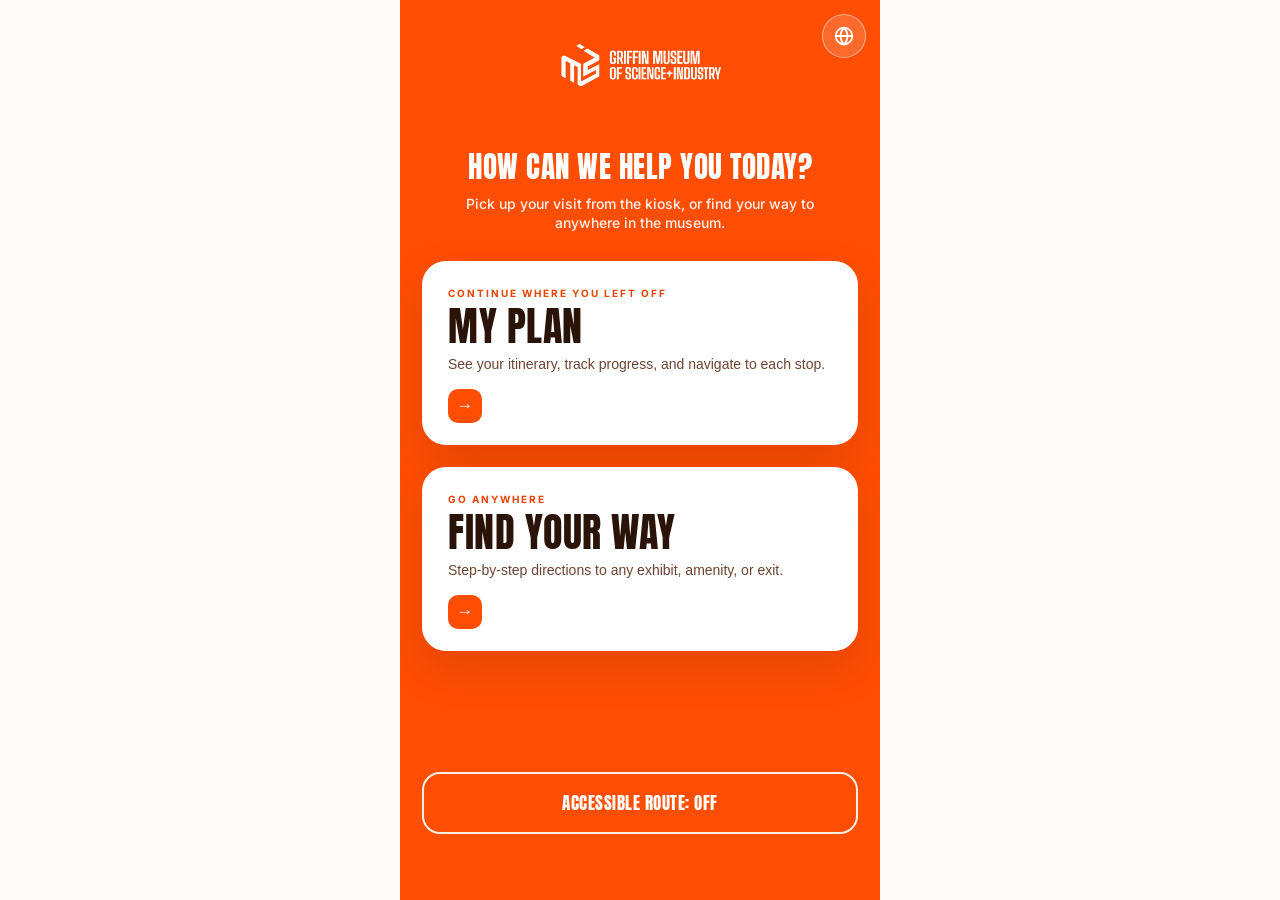
<file: mobile/index.html>
<!DOCTYPE html>
<html lang="en">
<head>
  <meta charset="UTF-8" />
  <meta name="viewport" content="width=device-width, initial-scale=1, viewport-fit=cover, maximum-scale=1" />
  <meta name="theme-color" content="#FE4E04" />
  <title>Griffin Museum — Your Visit</title>
  <link rel="preconnect" href="https://fonts.googleapis.com" />
  <link rel="stylesheet" href="styles.css?v=4" />
</head>
<body>
  <div class="app">

    <!-- ============================ HOME ============================ -->
    <section id="screen-home" class="screen is-active">
      <div class="masthead">
        <img src="../Kiosk/images/griffin-msi-logo.png" alt="Griffin Museum of Science and Industry" class="brand-logo"
             onerror="this.style.display='none'; this.nextElementSibling.style.display='block';" />
        <div class="brand-fallback" aria-hidden="true"><b>Griffin</b><span>Museum of Science + Industry</span></div>
      </div>

      <h1 class="display h1 center home-heading">
        How can we help you today?
      </h1>
      <p class="lede center" style="margin-bottom:26px;">Pick up your visit from the kiosk, or find your way to anywhere in the museum.</p>

      <button id="go-plan" class="choice">
        <span class="kicker">Continue where you left off</span>
        <span class="title">My Plan</span>
        <span class="desc">
          See your itinerary, track progress, and navigate to each stop.
        </span>
        <span class="arrow">→</span>
      </button>

      <button id="go-find" class="choice">
        <span class="kicker">Go anywhere</span>
        <span class="title">Find Your Way</span>
        <span class="desc">
          Step-by-step directions to any exhibit, amenity, or exit.
        </span>
        <span class="arrow">→</span>
      </button>

      <button
        class="access-toggle"
        data-access-toggle
        aria-pressed="false"
        type="button">
        Accessible Route: Off
      </button>
    </section>

    <!-- ============================ MY PLAN ============================ -->
    <section id="screen-plan" class="screen">
      <button id="plan-back" class="back">← Home</button>
      <p class="eyebrow">Today's plan</p>
      <h2 class="display h2" style="margin-bottom:16px;">Your visit</h2>

      <div class="card">
        <div class="progress-track"><div id="plan-progress-fill" class="progress-fill" style="width:0%"></div></div>
        <div id="plan-progress-meta" class="progress-meta"></div>
        <ul id="plan-stops" class="stop-list"></ul>
      </div>

      <div class="btn-row">
        <button id="plan-start" class="btn btn-primary">Start visit</button>
        <button id="plan-continue" class="btn btn-secondary hidden">Continue visit</button>
      </div>
    </section>

    <!-- ======================= FIRST / NEXT STOP ======================= -->
    <section id="screen-stop" class="screen">
      <button id="stop-back" class="back">← Plan</button>
      <div class="spacer"></div>
      <p id="stop-kicker" class="eyebrow center">Your first stop is</p>
      <h1 id="stop-name" class="display h1 center"></h1>
      <p id="stop-meta" class="lede center"></p>
      <div id="stop-ticket" class="card hidden center" style="margin-top:20px;">
        <span class="ticket-badge">Timed ticket required</span>
        <p style="margin:12px 0 0; color:var(--ink-soft); font-size:14px; font-weight:500;">Have your entry ticket ready when you arrive.</p>
      </div>
      <div class="spacer"></div>
      <div class="btn-row">
        <button id="stop-go" class="btn btn-primary">Start navigation</button>
      </div>
    </section>

    <!-- ===================== FIND YOUR WAY: START ===================== -->
<section id="screen-find-start" class="screen">
  <button id="find-start-back" class="back">← Home</button>

  <p class="eyebrow">Find your way</p>

  <h2 class="display h2" style="margin-bottom:18px;">
    What's your starting point?
  </h2>

<button id="find-last" class="choice">
  <span style="padding:24px 24px 0;" class="kicker">
    Quickest
  </span>

  <span
    id="find-last-title"
    style="padding:0 24px; font-size:26px;"
    class="title">
    Start from Kiosk Location
  </span>

  <span
    id="find-last-name"
    style="padding:0 24px;"
    class="desc">
    Loading your starting point…
  </span>

  <span style="margin:16px 24px 24px;" class="arrow">→</span>
</button>

  <button id="find-new" class="choice">
    <span style="padding:24px 24px 0;" class="kicker">
      Anywhere
    </span>

    <span style="padding:0 24px; font-size:26px;" class="title">
      Start from a New Location
    </span>

    <span style="padding:0 24px;" class="desc">
      Pick a spot you can see near you to start from.
    </span>

    <span style="margin:16px 24px 24px;" class="arrow">→</span>
  </button>
</section>
  <!-- =================== STARTING POINT CONFIRMED =================== -->
<section id="screen-start-confirmed" class="screen">

  <div class="start-confirm-stage">

    <div class="start-confirm-check">✓</div>


    <h2 class="display start-confirm-heading">
      Your starting point is
    </h2>

    <div id="start-confirm-name" class="start-confirm-name">
      Museum Kitchen
    </div>

    <p class="lede center start-confirm-next">
      Now choose where you want to go.
    </p>

  </div>

</section>
    <!-- ============================ SEARCH ============================ -->
    <!-- ======================= CATEGORY CHOICE ======================= -->
<section id="screen-category" class="screen">
  <button id="category-back" class="back">← Back</button>

  <div class="category-stage">
    <p class="eyebrow center">Find your way</p>

    <h2 id="category-title" class="display category-title">
      What's your starting point?
    </h2>

    <p id="category-sub" class="lede center category-sub">
      Choose what you can see near you.
    </p>

    <div class="category-grid">

      <button class="category-card" data-search-category="exhibits">
        <span class="category-name">Exhibits</span>
      </button>

      <button class="category-card" data-search-category="amenities">
        <span class="category-name">Amenities</span>
      </button>

      <button class="category-card" data-search-category="exit">
        <span class="category-name">Exits</span>
      </button>

      <button class="category-card" data-search-category="parking">
        <span class="category-name">Parking</span>
      </button>

    </div>
  </div>
</section>
<!-- ======================== PARKING CHOICE ======================== -->
<section id="screen-parking" class="screen">
  <button id="parking-back" class="back">← Back</button>

  <div class="category-stage parking-stage">

    <p class="eyebrow center">Parking</p>

    <h2 id="parking-title" class="display category-title">
      Which parking area are you near?
    </h2>

    <p id="parking-sub" class="lede center category-sub">
      Choose the color and letter you remember.
    </p>

    <div id="parking-choices" class="parking-choice-grid"></div>

  </div>
</section>

<!-- ======================== FOCUSED SEARCH ======================== -->
  <section id="screen-search" class="screen">
    <button id="search-back" class="back">← Back</button>

    <div class="focused-search-stage">

      <p id="search-category-kicker" class="eyebrow center">
        Exhibits
      </p>

      <h2 id="search-title" class="display focused-search-title">
        Which exhibit are you near?
      </h2>

      <p id="search-sub" class="lede center focused-search-sub">
        Start typing the name you can see.
      </p>

      <input
        id="search-input"
        class="search-field focused-search-input"
        type="search"
        placeholder="Search exhibits..."
        autocomplete="off"
        autocapitalize="off"
        spellcheck="false"
      />

      <div id="search-results" class="results"></div>

    </div>
  </section>

    <!-- ========================= NAVIGATION ========================= -->
    <section id="screen-nav" class="screen">
      <button id="nav-back" class="back">← Back</button>
      <div class="nav-head">
        <div>
          <div class="nav-dest-label">Heading to</div>
          <div id="nav-dest" class="nav-dest"></div>
        </div>
        <div id="nav-floor" class="floor-pill"></div>
      </div>

      <div class="map-card">
        <svg id="nav-map" class="map-svg" viewBox="0 0 1920 1080" preserveAspectRatio="xMidYMid meet" role="img" aria-label="Route map"></svg>
      </div>

      <div id="nav-directions" class="directions"></div>

      <div class="btn-row" style="margin-top:14px;">
        <button id="nav-advance" class="btn btn-primary">Navigate to Next Floor →</button>
        <button id="nav-recover" class="btn btn-secondary">Off Route? Update My Location</button>
        <div class="center" style="margin-top:10px;"><button id="nav-exit" class="nav-link">End navigation</button></div>
      </div>
    </section>

    <!-- ========================== ARRIVAL ========================== -->
    <section id="screen-arrival" class="screen">
      <div class="spacer"></div>
      <div class="arrival-badge">✓</div>
      <h1 id="arrival-title" class="display h1 center">Destination reached</h1>
      <p id="arrival-sub" class="lede center"></p>
      <div class="spacer"></div>
      <div class="btn-row">
        <button id="arrival-continue" class="btn btn-primary">Continue to next stop</button>
        <button id="arrival-else" class="btn btn-secondary">Find something else</button>
        <button id="arrival-back-plan" class="btn btn-ghost">Back to My Plan</button>
      </div>
    </section>

    <!-- =========================== ERROR =========================== -->
    <section id="screen-error" class="screen">
      <div class="spacer"></div>
      <h2 class="display h2 center">Map didn't load</h2>
      <p id="boot-error" class="lede center">
        The routing graph couldn't be read. If you're opening this file directly,
        run it from a local server (e.g. <code>python3 -m http.server</code>) so
        <code>graph.json</code> can load.
      </p>
      <div class="spacer"></div>
    </section>

    <!-- ===================== LANGUAGE SELECTOR ===================== -->
    <!-- Mirrors the kiosk: a .lang-select button whose dropdown is built by
         i18n.js from the same LANGS list. Fixed to the app's top corner so it
         is reachable on every screen and in QR-direct entry to Directions/My Plan.
         Language choice persists in localStorage across screens. -->
    <div class="lang-wrap">
      <button class="lang-select" type="button" aria-label="Change language">
        <svg viewBox="0 0 24 24" width="22" height="22" fill="none" stroke="currentColor"
             stroke-width="2" stroke-linecap="round" stroke-linejoin="round" aria-hidden="true">
          <circle cx="12" cy="12" r="9"></circle>
          <path d="M3 12h18"></path>
          <path d="M12 3c2.5 2.5 3.8 5.7 3.8 9s-1.3 6.5-3.8 9c-2.5-2.5-3.8-5.7-3.8-9S9.5 5.5 12 3z"></path>
        </svg>
      </button>
    </div>

  </div>

  <script src="i18n.js?v=1"></script>
  <script src="app.js?v=4"></script>
</body>
</html>
</file>
<file: mobile/styles.css>
/* ============================================================
   Griffin Museum — Mobile Companion
   Design tokens copied from the kiosk (index.html / find-my-way.html):
   Anton (display + buttons, uppercase, 0.5px tracking) + Inter (body),
   warm palette, white cards with --line borders, 18px button radius,
   page transitions translateY(14px) scale(0.994) over .38s ease.
   ============================================================ */

@import url('https://fonts.googleapis.com/css2?family=Anton&family=Inter:wght@400;500;600;700;800&display=swap');

:root{
  --orange:#FE4E04;
  --orange-deep:#E64300;
  --orange-dark:#C93800;
  --orange-pill:#FF4B00;
  --orange-tint:#FFF1EA;
  --orange-tint2:#FFE3D4;
  --cream:#FFFBF8;
  --ink:#2A140A;
  --ink-soft:#6B4433;
  --line:#F0D9CC;
  --white:#FFFFFF;
  --shadow: 0 18px 40px rgba(120,40,0,0.18);
  --shadow-sm: 0 6px 16px rgba(120,40,0,0.14);
  --pad:22px;
}

*{ box-sizing:border-box; margin:0; padding:0; -webkit-tap-highlight-color:transparent; }
html,body{ height:100%; background:var(--cream); }
body{ font-family:'Inter',sans-serif; color:var(--ink); overscroll-behavior:none; }

.display{ font-family:'Anton',sans-serif; font-weight:400; text-transform:uppercase; letter-spacing:0.5px; line-height:1.02; }

/* ---- app shell ---- */
.app{
  position:relative; width:100%; max-width:480px; min-height:100dvh;
  margin:0 auto; background:var(--cream); overflow:hidden;
}

/* ---- screen system (kiosk transition, no display:none) ---- */
.screen{
  position:absolute; inset:0; display:flex; flex-direction:column;
  padding:max(env(safe-area-inset-top),18px) var(--pad) max(env(safe-area-inset-bottom),18px) var(--pad);
  background:var(--orange); color:#fff;
  opacity:0; visibility:hidden; pointer-events:none;
  transform:translateY(14px) scale(0.994);
  transition:opacity .38s ease, transform .38s ease, visibility 0s linear .38s;
  overflow-y:auto; -webkit-overflow-scrolling:touch;
}
.screen.is-active{
  opacity:1; visibility:visible; pointer-events:auto; transform:none;
  transition:opacity .38s ease, transform .38s ease, visibility 0s;
}

/* ---- masthead / logo (matches kiosk: 240px, text fallback) ---- */
.masthead{ display:flex; align-items:center; justify-content:center; padding:8px 0 16px; min-height:56px; }
.brand-logo{ width:180px; max-width:64%; height:auto; display:block; }
.brand-fallback{ display:none; color:#fff; line-height:1.05; text-align:center; }
.brand-fallback b{ display:block; font-family:'Anton',sans-serif; font-size:26px; letter-spacing:0.5px; }
.brand-fallback span{ display:block; font-size:12px; font-weight:700; letter-spacing:2px; opacity:0.85; margin-top:4px; }

/* ---- typography (page-level text sits on the orange background) ---- */
.h1{ font-size:40px; } .h2{ font-size:30px; }
.display{ color:#fff; }
.eyebrow{ font-family:'Inter',sans-serif; text-transform:uppercase; letter-spacing:2px; font-size:13px; font-weight:700; color:rgba(255,255,255,0.85); margin:0 0 8px; }
.lede{ color:rgba(255,255,255,0.92); font-size:16px; font-weight:500; line-height:1.5; margin:6px 0 0; }
.center{ text-align:center; } .spacer{ flex:1 1 auto; min-height:12px; } .hidden{ display:none !important; }

/* ---- cards ---- */
.card{ background:var(--white); border-radius:24px; box-shadow:var(--shadow-sm); padding:22px; border:1px solid var(--line); }
.card + .card{ margin-top:16px; }

/* home choice cards */
.choice{ display:flex; flex-direction:column; gap:4px; text-align:left; width:100%; cursor:pointer;
  border:none; border-radius:28px; box-shadow:var(--shadow); background:var(--white);
  transition:transform .2s ease, box-shadow .2s ease; }
.choice + .choice{ margin-top:20px; }
.choice:active{ transform:translateY(-1px) scale(0.995); }
@media (hover:hover){ .choice:hover{ transform:translateY(-6px); box-shadow:0 26px 55px rgba(0,0,0,0.22); } }
.choice .kicker{ font-family:'Inter',sans-serif; text-transform:uppercase; letter-spacing:2px; font-size:11px; font-weight:700; color:var(--orange-deep); }
.choice .title{ font-family:'Anton',sans-serif; text-transform:uppercase; letter-spacing:0.5px; font-size:34px; color:var(--ink); line-height:1; margin-top:2px; }
.choice .desc{ color:var(--ink-soft); font-size:15px; font-weight:500; line-height:1.4; margin-top:8px; }
.choice .arrow{ margin-top:16px; align-self:flex-start; width:46px; height:46px; display:grid; place-items:center; border-radius:14px; background:var(--orange); color:#fff; font-size:22px; }

/* ---- buttons (Anton, 18px radius — kiosk .btn) ---- */
.btn{ font-family:'Anton',sans-serif; text-transform:uppercase; letter-spacing:0.5px; font-size:22px;
  padding:20px 28px; border-radius:18px; border:none; width:100%; cursor:pointer;
  display:inline-flex; align-items:center; justify-content:center; gap:12px;
  transition:transform .15s ease, box-shadow .2s ease, background .2s ease, opacity .2s ease; }
.btn:active{ transform:scale(0.97); }
/* Primary buttons sit on the orange page → white fill, orange text */
.btn-primary{ background:#fff; color:var(--orange-deep); box-shadow:var(--shadow-sm); }
.btn-primary:hover{ background:var(--orange-tint); }
.btn-primary:disabled{ background:rgba(255,255,255,0.5); color:var(--orange-tint2); box-shadow:none; }
.btn-secondary{ background:transparent; color:#fff; border:2px solid rgba(255,255,255,0.85); }
.btn-secondary:hover{ background:rgba(255,255,255,0.14); }
.btn-ghost{ background:rgba(255,255,255,0.16); color:#fff; }
.btn-ghost:hover{ background:rgba(255,255,255,0.26); }
.btn + .btn{ margin-top:12px; }
.btn-row{ margin-top:auto; padding-top:18px; }
/* The transfer confirm button lives on a white card, so keep it filled orange */
.transfer .btn-primary{ background:var(--orange); color:#fff; }
.transfer .btn-primary:hover{ background:var(--orange-deep); }

/* large accessibility toggle on the home screen */
.access-toggle{ width:100%; font-family:'Anton',sans-serif; text-transform:uppercase; letter-spacing:0.5px;
  font-size:20px; padding:22px 24px; border-radius:18px; margin-top:16px;
  background:transparent; color:#fff; border:2px solid rgba(255,255,255,0.85); cursor:pointer;
  display:flex; align-items:center; justify-content:center; gap:12px;
  transition:background .2s ease, color .2s ease, transform .15s ease; }
.access-toggle:active{ transform:scale(0.98); }
.access-toggle.is-active{ background:#fff; color:var(--orange-deep); border-color:#fff; }

/* back control (kiosk .back-btn pill) */
.back{ align-self:flex-start; background:var(--orange-tint); border:2px solid var(--orange-tint2);
  color:var(--orange-deep); font-family:'Inter',sans-serif; font-weight:800; font-size:15px;
  padding:10px 20px; border-radius:30px; cursor:pointer; display:inline-flex; align-items:center; gap:8px; margin-bottom:14px; }
.back:active{ transform:scale(0.95); }
#screen-nav .back.link, .link.back{ background:none; border:none; color:var(--orange-deep); padding:4px 0; font-weight:700; }

/* ---- plan ---- */
.progress-track{ height:12px; border-radius:999px; background:var(--line); overflow:hidden; margin:2px 0 8px; }
.progress-fill{ height:100%; background:var(--orange); border-radius:999px; transition:width .6s ease; }
.progress-meta{ display:flex; justify-content:space-between; font-size:13px; font-weight:600; color:var(--ink-soft); }
.stop-list{ list-style:none; margin:16px 0 0; padding:0; }
.stop{ display:flex; align-items:center; gap:14px; padding:14px 0; border-top:1px solid var(--line); }
.stop:first-child{ border-top:none; }
.stop-dot{ width:30px; height:30px; border-radius:50%; flex:0 0 auto; display:grid; place-items:center; font-size:14px; font-weight:800; background:var(--orange-tint); color:var(--orange-deep); }
.stop.done .stop-dot{ background:var(--orange); color:#fff; }
.stop.done .stop-name{ color:var(--ink-soft); text-decoration:line-through; }
.stop-name{ font-family:'Anton',sans-serif; letter-spacing:0.2px; font-size:19px; color:var(--ink); }
.stop-sub{ font-size:12px; color:var(--ink-soft); font-weight:600; margin-top:1px; }

/* ticket badge (kiosk .ticket-badge) */
.ticket-badge{ display:inline-flex; align-items:center; gap:8px; padding:8px 14px; border-radius:999px; background:var(--orange); color:#fff; font-size:12px; font-weight:800; letter-spacing:0.45px; text-transform:uppercase; }

/* ---- search ---- */
.search-field{ width:100%; border:2px solid var(--line); border-radius:16px; padding:15px 16px; font-size:16px; font-family:inherit; background:var(--white); color:var(--ink); }
.search-field:focus{ outline:none; border-color:var(--orange-tint2); }
.tabs{ display:flex; gap:8px; margin:14px 0 4px; flex-wrap:wrap; }
.tab{ border:none; cursor:pointer; font-family:'Inter',sans-serif; font-weight:700; font-size:13px; padding:9px 15px; border-radius:999px; background:var(--orange-tint); color:var(--orange-deep); transition:background .2s ease; }
.tab.is-active{ background:#fff; color:var(--orange-deep); }
.results{ margin-top:14px; display:flex; flex-direction:column; gap:12px; }
.result{ display:flex; align-items:center; gap:16px; text-align:left; width:100%; cursor:pointer;
  background:var(--white); border:2px solid var(--line); border-radius:22px; padding:16px 18px; transition:all .2s ease; }
.result:active{ transform:scale(0.985); }
@media (hover:hover){ .result:hover{ border-color:var(--orange-tint2); transform:translateY(-2px); box-shadow:var(--shadow-sm); } }
.result-icon{ width:56px; height:56px; min-width:56px; border-radius:14px; display:grid; place-items:center; background:var(--orange-tint2); color:var(--orange-deep); font-size:26px; }
.result-name{ font-family:'Anton',sans-serif; letter-spacing:0.2px; font-size:19px; color:var(--ink); line-height:1.05; }
.result-meta{ font-size:12.5px; color:var(--ink-soft); font-weight:600; margin-top:3px; }
.empty{ color:var(--ink-soft); text-align:center; padding:26px 0; font-size:14px; font-weight:600; }

/* ---- navigation ---- */
.nav-head{ display:flex; align-items:flex-start; justify-content:space-between; gap:12px; margin-bottom:14px; }
.nav-dest-label{ font-size:12px; text-transform:uppercase; letter-spacing:2px; color:rgba(255,255,255,0.85); font-weight:700; }
.nav-dest{ font-family:'Anton',sans-serif; text-transform:uppercase; letter-spacing:0.4px; color:#fff; font-size:28px; line-height:1; margin-top:3px; }
.floor-pill{ flex:0 0 auto; background:var(--orange-dark); color:#fff; border-radius:999px; padding:9px 16px; font-family:'Anton',sans-serif; letter-spacing:0.4px; font-size:14px; white-space:nowrap; text-transform:uppercase; min-width:150px; text-align:center; box-shadow:inset 0 0 0 1px rgba(255,255,255,0.25); }

.map-card{ background:var(--white); border:1px solid var(--line); border-radius:24px; box-shadow:var(--shadow-sm); padding:8px; }
.map-svg{ width:100%; height:auto; display:block; border-radius:18px; background:#fff; aspect-ratio:16/9; }

/* floor pager — review previous/next floor maps on multi-floor routes */
.floornav{ display:flex; gap:10px; margin-top:12px; }
.floornav-btn{ flex:1; font-family:'Inter',sans-serif; font-weight:800; font-size:14px; letter-spacing:0.3px;
  padding:12px 14px; border-radius:14px; border:2px solid var(--orange-tint2); background:var(--orange-tint);
  color:var(--orange-deep); cursor:pointer; transition:background .2s ease, opacity .2s ease; }
.floornav-btn:active{ transform:scale(0.97); }
.floornav-btn:disabled{ opacity:0.4; cursor:default; }
.route-halo{
  fill:none;
  stroke:#fff;
  stroke-linecap:round;
  stroke-linejoin:round;
  opacity:1;
}

.route-line{
  fill:none;
  stroke:var(--orange);
  stroke-linecap:round;
  stroke-linejoin:round;
  filter:drop-shadow(0 3px 3px rgba(42,20,10,.18));
}

/* You Are Here marker */
.origin-halo{
  fill:#2563eb;
  opacity:.28;

  transform-box:fill-box;
  transform-origin:center;

  animation:youAreHerePulse 1.7s ease-out infinite;
}

@keyframes youAreHerePulse{
  0%{
    opacity:.38;
    transform:scale(.78);
  }

  70%{
    opacity:0;
    transform:scale(1.5);
  }

  100%{
    opacity:0;
    transform:scale(1.5);
  }
}

@media (prefers-reduced-motion:reduce){
  .origin-halo{
    animation:none;
  }
}

.origin-ring{
  fill:#fff;
  stroke:#2563eb;
}

.origin-core{
  fill:#2563eb;
}

.origin-label{
  font-family:'Inter',sans-serif;
  font-weight:800;
  fill:var(--ink);

  paint-order:stroke;
  stroke:#fff;
  stroke-width:10px;
  stroke-linejoin:round;
}

/* Final destination */
.pin{
  fill:var(--orange);
  stroke:#fff;
  stroke-width:8px;
}

.pin-core{
  fill:#fff;
}

.transfer-cap{
  fill:var(--orange);
  stroke:#fff;
}

/* transfer prompt (the "next floor" control) */
.transfer{ margin-top:14px; background:var(--white); border:1px solid var(--line); border-radius:20px; padding:20px; box-shadow:var(--shadow-sm); text-align:center; }
.transfer .icon{ font-size:32px; }
.transfer .msg{ font-family:'Anton',sans-serif; letter-spacing:0.3px; font-size:20px; margin:8px 0 2px; color:var(--ink); }
.transfer .sub{ font-size:13px; color:var(--ink-soft); font-weight:500; }

.directions{ margin-top:14px; background:var(--white); border:1px solid var(--line); border-radius:20px; padding:8px 6px; box-shadow:var(--shadow-sm); }
.direction{ display:flex; gap:14px; align-items:flex-start; padding:12px 14px; }
.direction + .direction{ border-top:1px solid var(--line); }
.direction .step-n{ flex:0 0 auto; width:26px; height:26px; border-radius:50%; background:var(--orange-tint); color:var(--orange-deep); font-weight:800; font-size:13px; display:grid; place-items:center; margin-top:1px; }
.direction .step-text{ font-size:14.5px; color:var(--ink); line-height:1.4; font-weight:500; }

.nav-link{
  background:none;
  border:none;
  cursor:pointer;

  color:rgba(255,255,255,0.95);

  font-weight:700;
  font-size:17px;

  padding:10px 14px;

  text-decoration:underline;
  text-underline-offset:4px;
}

/* ---- arrival ---- */
.arrival-badge{ width:88px; height:88px; border-radius:50%; margin:8px auto 6px; background:#fff; color:var(--orange-deep); display:grid; place-items:center; font-size:42px; box-shadow:var(--shadow-sm); }
/* ---------- COMPACT MOBILE HOME ---------- */

#screen-home{
  justify-content:flex-start;

  padding-top:max(env(safe-area-inset-top),8px);
  padding-bottom:max(env(safe-area-inset-bottom),18px);
}

/* Do not push accessibility to the bottom */
#screen-home .spacer{
  display:none;
}

#screen-home .masthead{
  min-height:42px;
  padding:0 0 6px;
}

#screen-home .brand-logo{
  width:205px;
  max-width:72%;
}

/* Main heading */
#screen-home .home-heading{
  width:100%;
  margin:2px 0 12px !important;
  padding:0;

  font-size:29px;
  line-height:1;
  text-align:center;
  white-space:nowrap;
}

/* Intro sentence */
#screen-home > .lede{
  max-width:410px;
  margin:0 auto 28px !important;

  font-size:14px;
  line-height:1.4;
}

/* White cards */
#screen-home .choice{
  width:100%;
  min-height:0;

  padding:24px 24px 20px !important;
  gap:0;

  border-radius:24px;
  overflow:hidden;
}

/* Remove old inline spacing */
#screen-home .choice .kicker,
#screen-home .choice .title,
#screen-home .choice .desc,
#screen-home .choice .arrow{
  padding:0 !important;
}

/* More room between the two cards */
#screen-home .choice + .choice{
  margin-top:22px;
}

/* Card label */
#screen-home .choice .kicker{
  margin:0 0 7px !important;

  font-size:10px;
  line-height:1.2;
}

/* Large card titles */
#screen-home .choice .title{
  margin:0 !important;

  font-size:40px;
  line-height:1;
}

/* Card description */
#screen-home .choice .desc{
  margin:9px 0 0 !important;

  font-size:14px;
  line-height:1.35;
}

/* Small arrow */
#screen-home .choice .arrow{
  width:34px;
  height:34px;

  margin:15px 0 0 !important;
  border-radius:10px;

  font-size:17px;
}

/* Separate accessibility from the main actions */
#screen-home .access-toggle{
  flex:none;

  margin-top:auto;
  margin-bottom:48px;
  padding:16px 20px;

  font-size:17px;
}
/* ---------- HOME CARD + ACCESSIBILITY HOVER EFFECTS ---------- */

/* White cards: same orange shine as Plan My Visit categories */
#screen-home .choice{
  position:relative;
  overflow:hidden;
  isolation:isolate;

  border:2px solid transparent;

  /* Stop the card from jumping */
  transform:none !important;

  transition:
    border-color .22s ease,
    box-shadow .22s ease;
}

/* Orange shine moving across the card */
#screen-home .choice::before{
  content:"";
  position:absolute;
  inset:0;

  background:linear-gradient(
    110deg,
    transparent 35%,
    rgba(254,79,2,.07) 50%,
    transparent 65%
  );

  transform:translateX(-120%);
  transition:transform .55s ease;
  pointer-events:none;
  z-index:0;
}

#screen-home .choice > *{
  position:relative;
  z-index:1;
}

#screen-home .choice .arrow{
  transition:
    background .22s ease,
    box-shadow .22s ease;
}

@media (hover:hover){

  #screen-home .choice:hover{
    transform:none !important;
    border-color:rgba(254,79,2,.55);

    box-shadow:
      0 12px 26px rgba(72,28,10,.12);
  }

  #screen-home .choice:hover::before{
    transform:translateX(120%);
  }

  #screen-home .choice:hover .arrow{
    background:var(--orange-deep);
    box-shadow:0 6px 12px rgba(201,56,0,.16);
  }
}

/* No jumping when clicked */
#screen-home .choice:active{
  transform:none !important;
}


/* Accessibility: same animation as the exhibit Remove button */
#screen-home .access-toggle{
  position:relative;
  overflow:hidden;
  isolation:isolate;

  background:#fff;
  color:var(--orange-deep);
  border:2px solid var(--orange);

  transition:
    color .25s ease,
    border-color .35s ease,
    transform .25s ease,
    box-shadow .25s ease;
}

/* Black layer expands through the button */
#screen-home .access-toggle::before{
  content:"";
  position:absolute;
  inset:-1px;

  background:var(--ink);

  transform:scaleY(0);
  transform-origin:center;
  opacity:0;

  transition:
    transform .4s cubic-bezier(.22,1,.36,1),
    opacity .25s ease;

  z-index:0;
  pointer-events:none;
}

/* Replacement hover label */
#screen-home .access-toggle::after{
  content:"Accessible Route: On";
  position:absolute;
  inset:0;

  display:flex;
  align-items:center;
  justify-content:center;

  color:#fff;
  font-family:'Anton',sans-serif;
  text-transform:uppercase;
  letter-spacing:.5px;
  font-size:17px;

  opacity:0;
  transform:translateY(10px);

  transition:
    opacity .2s ease .08s,
    transform .35s cubic-bezier(.22,1,.36,1);

  z-index:2;
  pointer-events:none;
}

#screen-home .access-toggle[aria-pressed="true"]::after{
  content:"Accessible Route: On";
}

@media (hover:hover){

  #screen-home .access-toggle:hover{
    color:transparent;
    border-color:var(--ink);
    transform:translateY(-2px);

    box-shadow:
      0 8px 18px rgba(38,20,13,.18);
  }

  #screen-home .access-toggle:hover::before{
    transform:scaleY(1);
    opacity:1;
  }

  #screen-home .access-toggle:hover::after{
    opacity:1;
    transform:translateY(0);
  }
}

#screen-home .access-toggle:active{
  transform:translateY(0) scale(.97);
}
/* Accessibility OFF: white */
#screen-home .access-toggle{
  background:#fff;
  color:var(--orange-deep);
  border-color:var(--orange);
}

/* Accessibility ON: remain black */
#screen-home .access-toggle.is-active,
#screen-home .access-toggle[aria-pressed="true"]{
  background:var(--ink);
  color:#fff;
  border-color:var(--ink);

  box-shadow:
    0 8px 18px rgba(38,20,13,.18);
}

/* Keep the black animated layer open while ON */
#screen-home .access-toggle.is-active::before,
#screen-home .access-toggle[aria-pressed="true"]::before{
  transform:scaleY(1);
  opacity:1;
}
/* ---------- SIMPLE ACCESSIBILITY TOGGLE ---------- */

/* Remove the fake replacement labels */
#screen-home .access-toggle::before,
#screen-home .access-toggle::after{
  content:none !important;
  display:none !important;
}

/* OFF — white button */
#screen-home .access-toggle{
  background:#fff !important;
  color:var(--orange-deep) !important;
  border:2px solid var(--orange) !important;

  transition:
    background-color .28s ease,
    color .28s ease,
    border-color .28s ease,
    box-shadow .28s ease;
}

/* Hover while OFF — preview black */
@media (hover:hover){
  #screen-home .access-toggle:hover{
    background:var(--ink) !important;
    color:#fff !important;
    border-color:var(--ink) !important;
    box-shadow:0 8px 18px rgba(38,20,13,.18);
    transform:none !important;
  }
}

/* ON — stay black */
#screen-home .access-toggle.is-active,
#screen-home .access-toggle[aria-pressed="true"]{
  background:var(--ink) !important;
  color:#fff !important;
  border-color:var(--ink) !important;
  box-shadow:0 8px 18px rgba(38,20,13,.18);
}

/* ON hover — remain black */
#screen-home .access-toggle.is-active:hover,
#screen-home .access-toggle[aria-pressed="true"]:hover{
  background:var(--ink) !important;
  color:#fff !important;
  border-color:var(--ink) !important;
}
/* ==========================================================
   DRIBBBLE-STYLE ACCESSIBILITY BUBBLE
   ========================================================== */

/* Disable every older fake label and hover layer */
#screen-home .access-toggle::before,
#screen-home .access-toggle::after{
  content:none !important;
  display:none !important;
}

/* Button base — OFF is white */
#screen-home .access-toggle{
  position:relative;
  isolation:isolate;
  overflow:hidden;

  display:flex;
  align-items:center;
  justify-content:center;

  background:#fff !important;
  color:var(--orange-deep) !important;
  border:2px solid #fff !important;

  transform:none !important;

  transition:
    background-color .35s ease,
    border-color .35s ease,
    box-shadow .35s ease !important;
}

/* The expanding circular layer */
#screen-home .access-bubble{
  position:absolute;
  z-index:0;

  top:50%;
  right:34px;

  width:48px;
  height:48px;
  border-radius:50%;

  background:var(--ink);

  transform:
    translate(50%, -50%)
    scale(0);

  transition:
    transform .65s cubic-bezier(.22, 1, .36, 1),
    background-color .3s ease;

  pointer-events:none;
}

/* Real button text */
#screen-home .access-label{
  position:relative;
  z-index:2;

  transition:
    color .22s ease,
    transform .65s cubic-bezier(.22, 1, .36, 1),
    letter-spacing .65s cubic-bezier(.22, 1, .36, 1);
}


/* ---------------- OFF HOVER ---------------- */

@media (hover:hover){

  #screen-home
  .access-toggle:not(.is-active):hover
  .access-bubble,

  #screen-home
  .access-toggle[aria-pressed="false"]:hover
  .access-bubble{
    transform:
      translate(50%, -50%)
      scale(24);
  }

  #screen-home
  .access-toggle:not(.is-active):hover
  .access-label,

  #screen-home
  .access-toggle[aria-pressed="false"]:hover
  .access-label{
    color:#fff;
    transform:translateX(-5px);
    letter-spacing:.8px;
  }
}


/* ---------------- ON STATE ---------------- */

/* ON stays completely black */
#screen-home .access-toggle.is-active,
#screen-home .access-toggle[aria-pressed="true"]{
  background:var(--ink) !important;
  color:#fff !important;
  border-color:var(--ink) !important;

  box-shadow:
    0 10px 22px rgba(38,20,13,.22);
}

/* While ON, the hover bubble becomes white */
#screen-home .access-toggle.is-active .access-bubble,
#screen-home
.access-toggle[aria-pressed="true"]
.access-bubble{
  background:#fff;
}

#screen-home .access-toggle.is-active .access-label,
#screen-home
.access-toggle[aria-pressed="true"]
.access-label{
  color:#fff;
}


/* ---------------- ON HOVER ---------------- */

@media (hover:hover){

  #screen-home
  .access-toggle.is-active:hover
  .access-bubble,

  #screen-home
  .access-toggle[aria-pressed="true"]:hover
  .access-bubble{
    transform:
      translate(50%, -50%)
      scale(24);
  }

  #screen-home
  .access-toggle.is-active:hover
  .access-label,

  #screen-home
  .access-toggle[aria-pressed="true"]:hover
  .access-label{
    color:var(--orange-deep);
    transform:translateX(-5px);
    letter-spacing:.8px;
  }
}


/* Small press response */
#screen-home .access-toggle:active{
  transform:scale(.985) !important;
}
#screen-home .access-toggle:focus{
  outline:none;
}

#screen-home .access-toggle:focus-visible{
  outline:3px solid rgba(255,255,255,.85);
  outline-offset:4px;
}
/* ---------- SIMPLE ACCESSIBILITY TOGGLE ---------- */

/* Remove all previous bubble and fake-label effects */
#screen-home .access-toggle::before,
#screen-home .access-toggle::after,
#screen-home .access-bubble,
#screen-home .access-label{
  content:none !important;
  display:none !important;
}

/* OFF: transparent */
#screen-home .access-toggle{
  background:transparent !important;
  color:#fff !important;
  border:2px solid rgba(255,255,255,.9) !important;

  box-shadow:none !important;
  transform:none !important;

  transition:
    background-color .2s ease,
    color .2s ease,
    border-color .2s ease !important;
}

/* Simple hover */
@media (hover:hover){
  #screen-home .access-toggle:hover{
    background:rgba(255,255,255,.14) !important;
    color:#fff !important;
    border-color:#fff !important;
    transform:none !important;
  }
}

/* ON: solid white */
#screen-home .access-toggle.is-active,
#screen-home .access-toggle[aria-pressed="true"]{
  background:#fff !important;
  color:var(--orange-deep) !important;
  border-color:#fff !important;
}

/* Keep ON white during hover */
#screen-home .access-toggle.is-active:hover,
#screen-home .access-toggle[aria-pressed="true"]:hover{
  background:#fff !important;
  color:var(--orange-deep) !important;
  border-color:#fff !important;
}

#screen-home .access-toggle:active{
  transform:scale(.98) !important;
}
/* Last destination is unavailable until the visitor reaches somewhere */
#find-last:disabled{
  opacity:.5;
  cursor:not-allowed;
  box-shadow:none;
}

#find-last:disabled:hover{
  transform:none;
  box-shadow:none;
}
/* ===== FIND START SCREEN LAYOUT ===== */
#screen-find-start{
  display: flex;
  flex-direction: column;
  padding-top: 20px;
  padding-bottom: 50px;
}

#screen-find-start .eyebrow{
  text-align: center;
  margin: 42px 0 10px;
}

#screen-find-start .display.h2{
  text-align: center;
  font-size: 52px;
  line-height: 0.95;
  max-width: 430px;
  margin: 0 auto 34px !important;
}

#screen-find-start #find-last,
#screen-find-start #find-new{
  width: 100%;
  max-width: 440px;
  min-height: 190px;
  margin: 0 auto 24px;
}

#screen-find-start .choice .kicker{
  padding-left: 26px !important;
  padding-right: 26px !important;
}

#screen-find-start .choice .title{
  padding-left: 26px !important;
  padding-right: 26px !important;
  font-size: 24px !important;
  line-height: 1.05;
}

#screen-find-start .choice .desc{
  padding-left: 26px !important;
  padding-right: 26px !important;
  margin-top: 8px;
  line-height: 1.4;
}

#screen-find-start .choice .arrow{
  margin: 18px 26px 24px !important;
}
/* ================= MOBILE PARKING COLORS ================= */

.parking-heading{
  display:flex;
  align-items:center;
  gap:14px;
  flex-wrap:wrap;
}

.parking-badges{
  display:flex;
  align-items:center;
  gap:7px;
}

.parking-letter{
  width:34px;
  height:34px;
  border-radius:50%;

  display:inline-flex;
  align-items:center;
  justify-content:center;

  color:#fff;

  font-family:'Inter',sans-serif;
  font-size:15px;
  font-weight:800;

  border:2px solid rgba(255,255,255,.9);

  box-shadow:
    0 3px 7px rgba(42,20,10,.16);
}

/* Same colors as kiosk */
.parking-a{
  background:#f58220;
}

.parking-b{
  background:#71369a;
}

.parking-c{
  background:#79bd43;
}

.parking-d{
  background:#1ea7d7;
}

.parking-e{
  background:#f2d522;
  color:#2a140a;
}

.parking-f{
  background:#8b5a35;
}


/* Help card */
.parking-help-result .result-name{
  font-size:20px;
}

.parking-help-result .result-meta{
  margin-top:6px;
  font-size:13px;
  line-height:1.35;
}
/* ==========================================================
   CATEGORY-FIRST WAYFINDING
   ========================================================== */

#screen-category,
#screen-search{
  padding-top:max(env(safe-area-inset-top),18px);
}


/* ---------- CATEGORY SCREEN ---------- */

.category-stage{
  flex:1;

  display:flex;
  flex-direction:column;
  justify-content:center;

  padding-bottom:70px;
}

.category-stage .eyebrow{
  margin-bottom:10px;
}

.category-title{
  max-width:440px;
  margin:0 auto;

  text-align:center;

  font-size:46px;
  line-height:.98;
}

.category-sub{
  max-width:350px;
  margin:14px auto 32px;

  text-align:center;

  font-size:15px;
  line-height:1.4;
}

.category-grid{
  display:grid;
  grid-template-columns:1fr 1fr;
  gap:16px;

  width:100%;
}

.category-card{
  position:relative;
  overflow:hidden;

  min-height:142px;

  display:flex;
  align-items:center;
  justify-content:center;

  padding:20px;

  border:2px solid var(--line);
  border-radius:24px;

  background:#fff;
  color:var(--ink);

  cursor:pointer;

  box-shadow:var(--shadow-sm);

  transform:none;

  transition:
    border-color .2s ease,
    box-shadow .2s ease,
    background .2s ease;
}

.category-name{
  position:relative;
  z-index:2;

  font-family:'Anton',sans-serif;
  text-transform:uppercase;
  letter-spacing:.4px;

  font-size:27px;
  line-height:1;

  text-align:center;
}

@media (hover:hover){

  .category-card:hover{
    border-color:rgba(254,78,4,.55);

    box-shadow:
      0 12px 28px rgba(72,28,10,.14);

    background:var(--orange-tint);
  }
}

.category-card:active{
  transform:scale(.985);
}


/* ---------- FOCUSED SEARCH ---------- */

.focused-search-stage{
  flex:1;

  display:flex;
  flex-direction:column;

  padding-top:150px;
}

#search-category-kicker{
  margin-bottom:10px;
}

.focused-search-title{
  max-width:430px;

  margin:0 auto;

  text-align:center;

  font-size:42px;
  line-height:.98;
}

.focused-search-sub{
  max-width:360px;

  margin:14px auto 28px;

  text-align:center;

  font-size:15px;
  line-height:1.4;
}

.focused-search-input{
  padding:18px 18px;

  border-radius:18px;

  font-size:17px;

  box-shadow:var(--shadow-sm);
}

#screen-search .results{
  margin-top:18px;
}

.search-prompt{
  padding:24px 10px;

  color:rgba(255,255,255,.82);

  text-align:center;

  font-size:14px;
  font-weight:600;
}


/* Search results remain compact */
#screen-search .result{
  padding:15px 18px;
}


/* Keep category buttons comfortable on narrow phones */
@media (max-width:390px){

  .category-grid{
    gap:12px;
  }

  .category-card{
    min-height:126px;
    padding:16px;
  }

  .category-name{
    font-size:23px;
  }

  .category-title{
    font-size:40px;
  }

  .focused-search-title{
    font-size:37px;
  }
}
/* ==========================================================
   PARKING CHOICE SCREEN
   ========================================================== */

.parking-stage{
  justify-content:center;
  padding-bottom:70px;
}

.parking-choice-grid{
  width:100%;

  display:flex;
  flex-direction:column;

  gap:18px;
}

.parking-choice-card{
  width:100%;
  min-height:130px;

  display:flex;
  flex-direction:column;
  align-items:center;
  justify-content:center;

  gap:12px;

  padding:24px;

  background:#fff;

  border:2px solid var(--line);
  border-radius:24px;

  color:var(--ink);

  box-shadow:var(--shadow-sm);

  cursor:pointer;

  transition:
    border-color .2s ease,
    background .2s ease,
    box-shadow .2s ease;
}

.parking-choice-title{
  font-family:'Anton',sans-serif;

  font-size:30px;
  line-height:1;

  text-transform:uppercase;
  letter-spacing:.4px;
}

.parking-choice-badges{
  display:flex;
  justify-content:center;
  align-items:center;

  gap:12px;
}

.parking-choice-card .parking-letter{
  width:42px;
  height:42px;

  font-size:17px;
}

.parking-choice-kicker{
  font-family:'Inter',sans-serif;

  font-size:11px;
  font-weight:800;

  text-transform:uppercase;
  letter-spacing:2px;

  color:var(--orange-deep);
}

.parking-help-title{
  max-width:330px;

  text-align:center;

  font-size:25px;
  line-height:1.08;
}

.parking-choice-desc{
  font-size:14px;
  font-weight:600;

  color:var(--ink-soft);
}

@media (hover:hover){

  .parking-choice-card:hover{
    background:var(--orange-tint);

    border-color:
      rgba(254,78,4,.55);

    box-shadow:
      0 12px 28px
      rgba(72,28,10,.14);
  }
}

.parking-choice-card:active{
  transform:scale(.985);
}
/* ===== AMENITIES: TWO COLUMN RESULTS ===== */

#search-results.amenities-grid{
  display:grid !important;
  grid-template-columns:repeat(2, minmax(0, 1fr));
  gap:12px;
}

#search-results.amenities-grid .result{
  width:100%;
  min-width:0;
  min-height:92px;

  padding:15px 14px;

  align-items:flex-start;
}

#search-results.amenities-grid .result-name{
  font-size:17px;
  line-height:1.05;
}

#search-results.amenities-grid .result-meta{
  font-size:11.5px;
  margin-top:4px;
}
/* ==========================================================
   STARTING POINT CONFIRMATION
   ========================================================== */

#screen-start-confirmed{
  padding-top:0;
}

.start-confirm-stage{
  flex:1;

  display:flex;
  flex-direction:column;
  align-items:center;
  justify-content:center;

  text-align:center;

  padding:40px 20px 90px;
}


/* Checkmark */
.start-confirm-check{
  width:76px;
  height:76px;

  display:flex;
  align-items:center;
  justify-content:center;

  margin-bottom:26px;

  border-radius:50%;

  background:#fff;
  color:var(--orange-deep);

  font-size:38px;
  font-weight:800;

  box-shadow:
    0 12px 28px rgba(72,28,10,.14);

  animation:
    confirmPop .45s cubic-bezier(.22,1,.36,1);
}


/* Small label */
.start-confirm-stage .eyebrow{
  margin-bottom:10px;
}


/* YOUR STARTING POINT IS */
.start-confirm-heading{
  margin:0;

  max-width:420px;

  color:#fff;

  font-size:40px;
  line-height:.98;

  text-align:center;
}


/* Actual place */
.start-confirm-name{
  margin-top:22px;

  max-width:430px;

  font-family:'Anton',sans-serif;

  color:#fff;

  font-size:52px;
  line-height:1;

  text-transform:uppercase;

  animation:
    confirmNameIn .5s .08s both
    cubic-bezier(.22,1,.36,1);
}


/* Explanation of what happens next */
.start-confirm-next{
  margin-top:24px;

  color:#fff;

  font-size:16px;
  font-weight:600;

  opacity:.9;
}


@keyframes confirmPop{
  from{
    opacity:0;
    transform:scale(.65);
  }

  to{
    opacity:1;
    transform:scale(1);
  }
}


@keyframes confirmNameIn{
  from{
    opacity:0;
    transform:translateY(12px);
  }

  to{
    opacity:1;
    transform:translateY(0);
  }
}
/* ===== AMENITY CARDS: CENTERED + LARGER TYPE ===== */

#search-results.amenities-grid .result{
  min-height:96px;

  display:flex;
  align-items:center !important;
  justify-content:center !important;

  padding:16px;
  text-align:center;
}

#search-results.amenities-grid .result > div{
  width:100%;

  display:flex;
  align-items:center;
  justify-content:center;
}

#search-results.amenities-grid .result-name{
  width:100%;

  font-size:22px !important;
  line-height:1.08 !important;

  text-align:center !important;
}
@media (prefers-reduced-motion:reduce){
  .screen,.progress-fill,.route-line,.choice,.btn,.result{ transition:none !important; }
}

/* ============================================================
   LANGUAGE SELECTOR (added) — mirrors the kiosk .lang-select /
   .kiosk-lang-menu control. The dropdown itself is built by i18n.js.
   ============================================================ */
.lang-wrap{
  position:absolute;
  top:max(env(safe-area-inset-top),14px);
  right:14px;
  z-index:80;
}
.lang-select{
  display:flex; align-items:center; justify-content:center;
  width:44px; height:44px; border-radius:50%;
  background:rgba(255,255,255,0.16);
  border:1.5px solid rgba(255,255,255,0.45);
  color:#fff; cursor:pointer;
  -webkit-backdrop-filter:blur(4px); backdrop-filter:blur(4px);
  transition:background .18s ease, transform .12s ease;
}
.lang-select:hover{ background:rgba(255,255,255,0.26); }
.lang-select:active{ transform:scale(0.94); }
.lang-select svg{ display:block; }

.mobile-lang-menu{
  position:absolute; top:calc(100% + 8px); right:0; min-width:184px;
  background:#fff; border-radius:16px; padding:8px; z-index:90;
  box-shadow:0 18px 44px rgba(120,40,0,0.24);
  opacity:0; transform:translateY(-8px); pointer-events:none;
  transition:opacity .18s ease, transform .18s ease;
}
.mobile-lang-menu.open{ opacity:1; transform:translateY(0); pointer-events:auto; }
.mobile-lang-menu button{
  display:flex; align-items:center; justify-content:space-between; gap:14px;
  width:100%; background:none; border:none; cursor:pointer; text-align:left;
  font-family:'Inter',sans-serif; font-size:16px; font-weight:700;
  color:var(--ink); padding:11px 13px; border-radius:11px;
}
.mobile-lang-menu button:hover{ background:var(--orange-tint); }
.mobile-lang-menu button span{ color:var(--orange); font-size:17px; min-width:14px; text-align:center; }

/* Keep the nav floor-pill clear of the language control on the map screen */
#screen-nav .nav-head{ padding-right:52px; }

/* ------------------------------------------------------------
   RIGHT-TO-LEFT (Arabic) — same conservative approach as the kiosk:
   set text direction on text-bearing elements via unicode-bidi:plaintext
   (so embedded English exhibit names still read correctly), without
   mirroring the overall flex layout.
   ------------------------------------------------------------ */
body.lang-rtl .display,
body.lang-rtl h1, body.lang-rtl h2, body.lang-rtl h3, body.lang-rtl p,
body.lang-rtl .eyebrow, body.lang-rtl .kicker, body.lang-rtl .lede,
body.lang-rtl .title, body.lang-rtl .desc,
body.lang-rtl .home-heading, body.lang-rtl .category-title, body.lang-rtl .category-sub,
body.lang-rtl .focused-search-title, body.lang-rtl .focused-search-sub,
body.lang-rtl .start-confirm-heading, body.lang-rtl .start-confirm-name, body.lang-rtl .start-confirm-next,
body.lang-rtl .stop-name, body.lang-rtl .nav-dest, body.lang-rtl .nav-dest-label,
body.lang-rtl .floor-pill, body.lang-rtl .result-name, body.lang-rtl .result-meta,
body.lang-rtl .result-sub, body.lang-rtl .step-text, body.lang-rtl .search-prompt,
body.lang-rtl .empty, body.lang-rtl .parking-choice-title, body.lang-rtl .parking-choice-desc,
body.lang-rtl .parking-choice-kicker, body.lang-rtl .arrival-badge ~ *,
body.lang-rtl .btn, body.lang-rtl .back, body.lang-rtl .nav-link, body.lang-rtl .ticket-badge,
body.lang-rtl .progress-meta{ direction:rtl; unicode-bidi:plaintext; }

/* Direction rows: put the step number on the right in RTL by flipping the flow */
body.lang-rtl .direction{ direction:rtl; }
/* Language menu opens on the left edge in RTL */
body.lang-rtl .lang-wrap{ right:auto; left:14px; }
body.lang-rtl .mobile-lang-menu{ right:auto; left:0; text-align:right; }
body.lang-rtl .mobile-lang-menu button{ text-align:right; }
body.lang-rtl #screen-nav .nav-head{ padding-right:0; padding-left:52px; }
</file>
